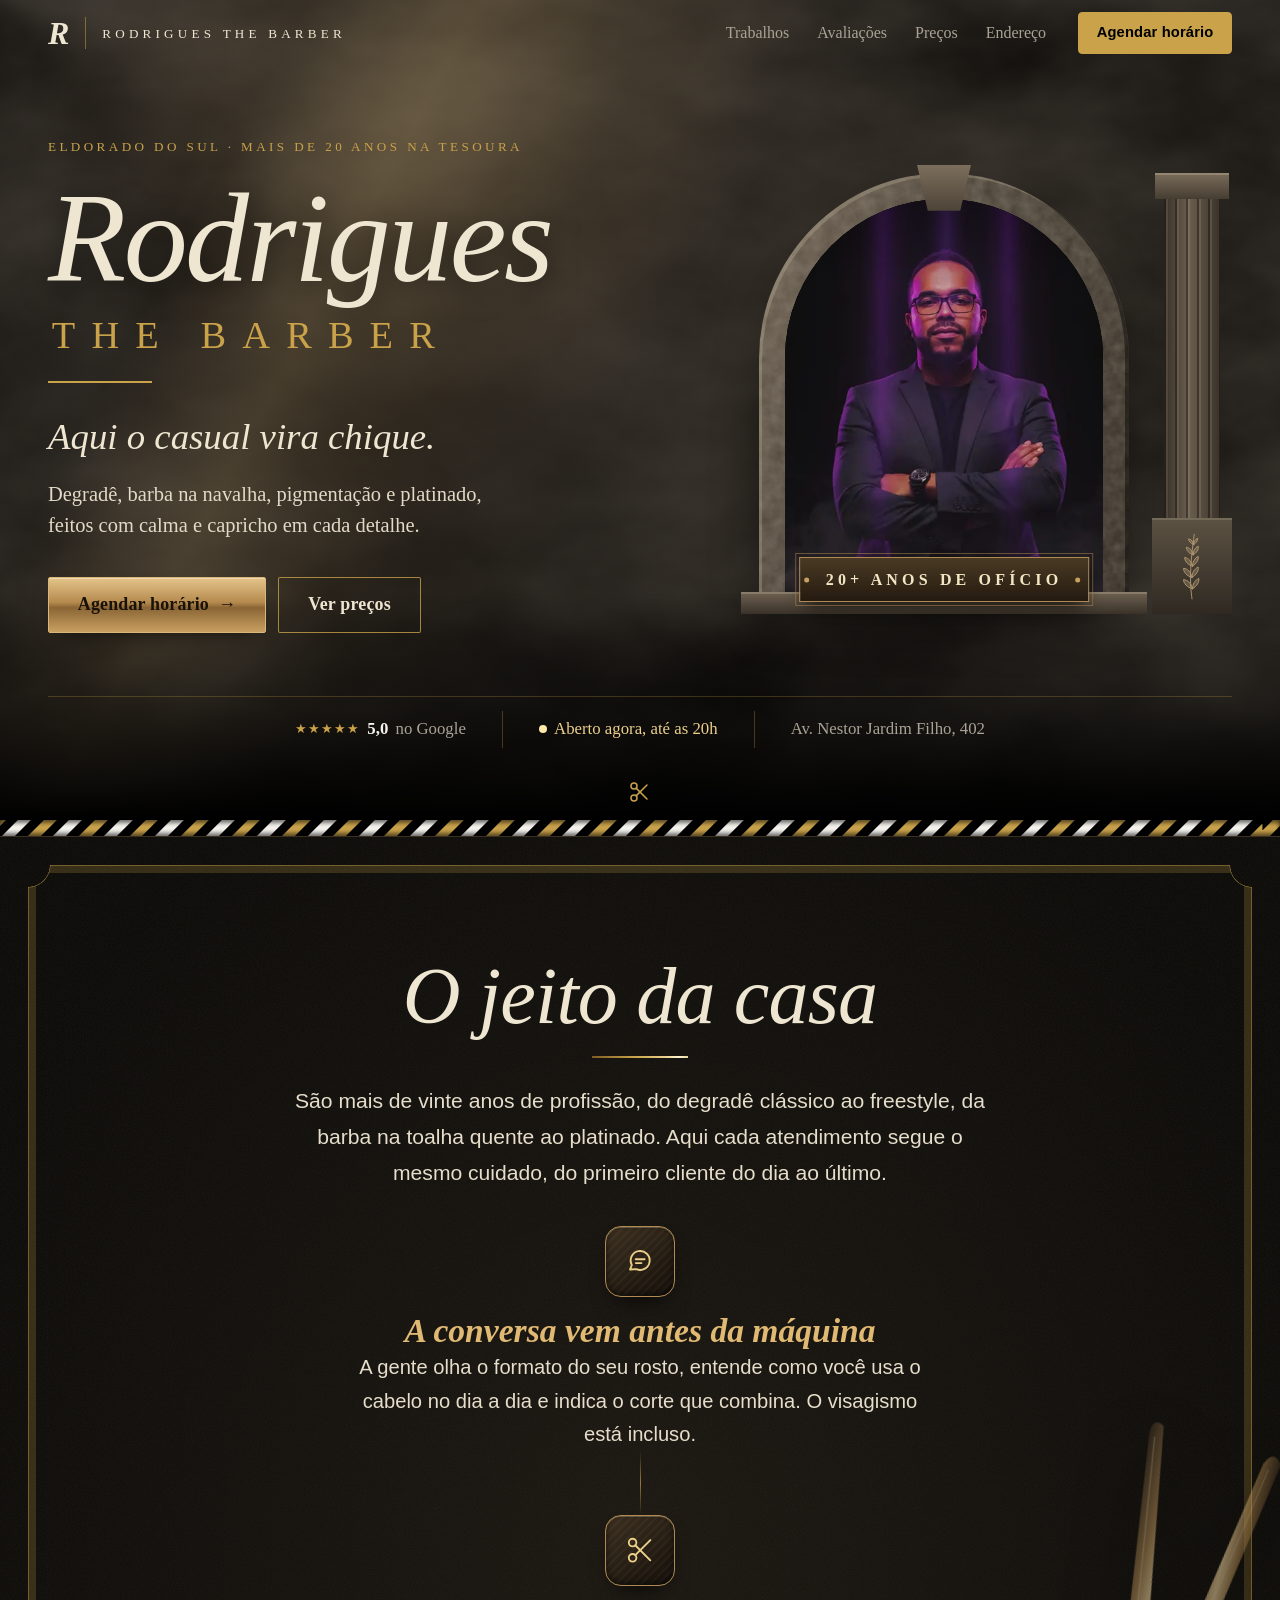
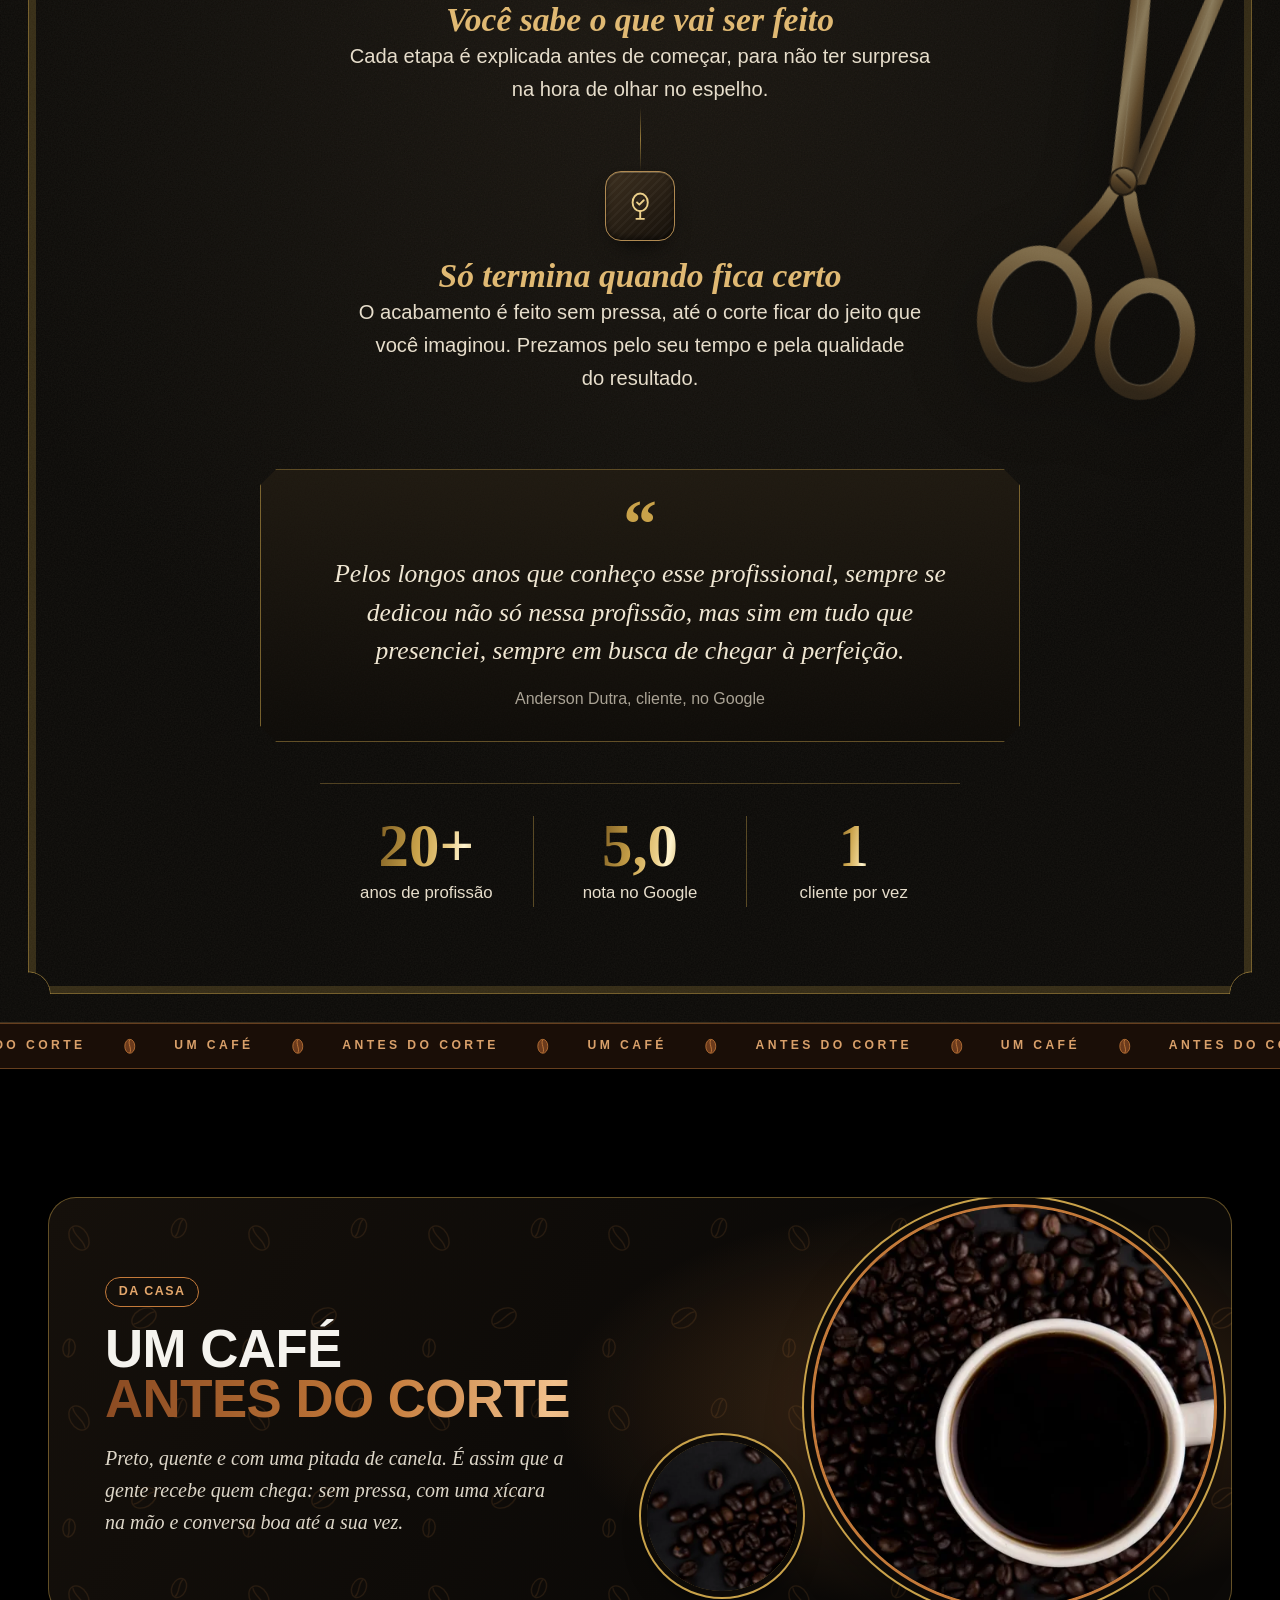
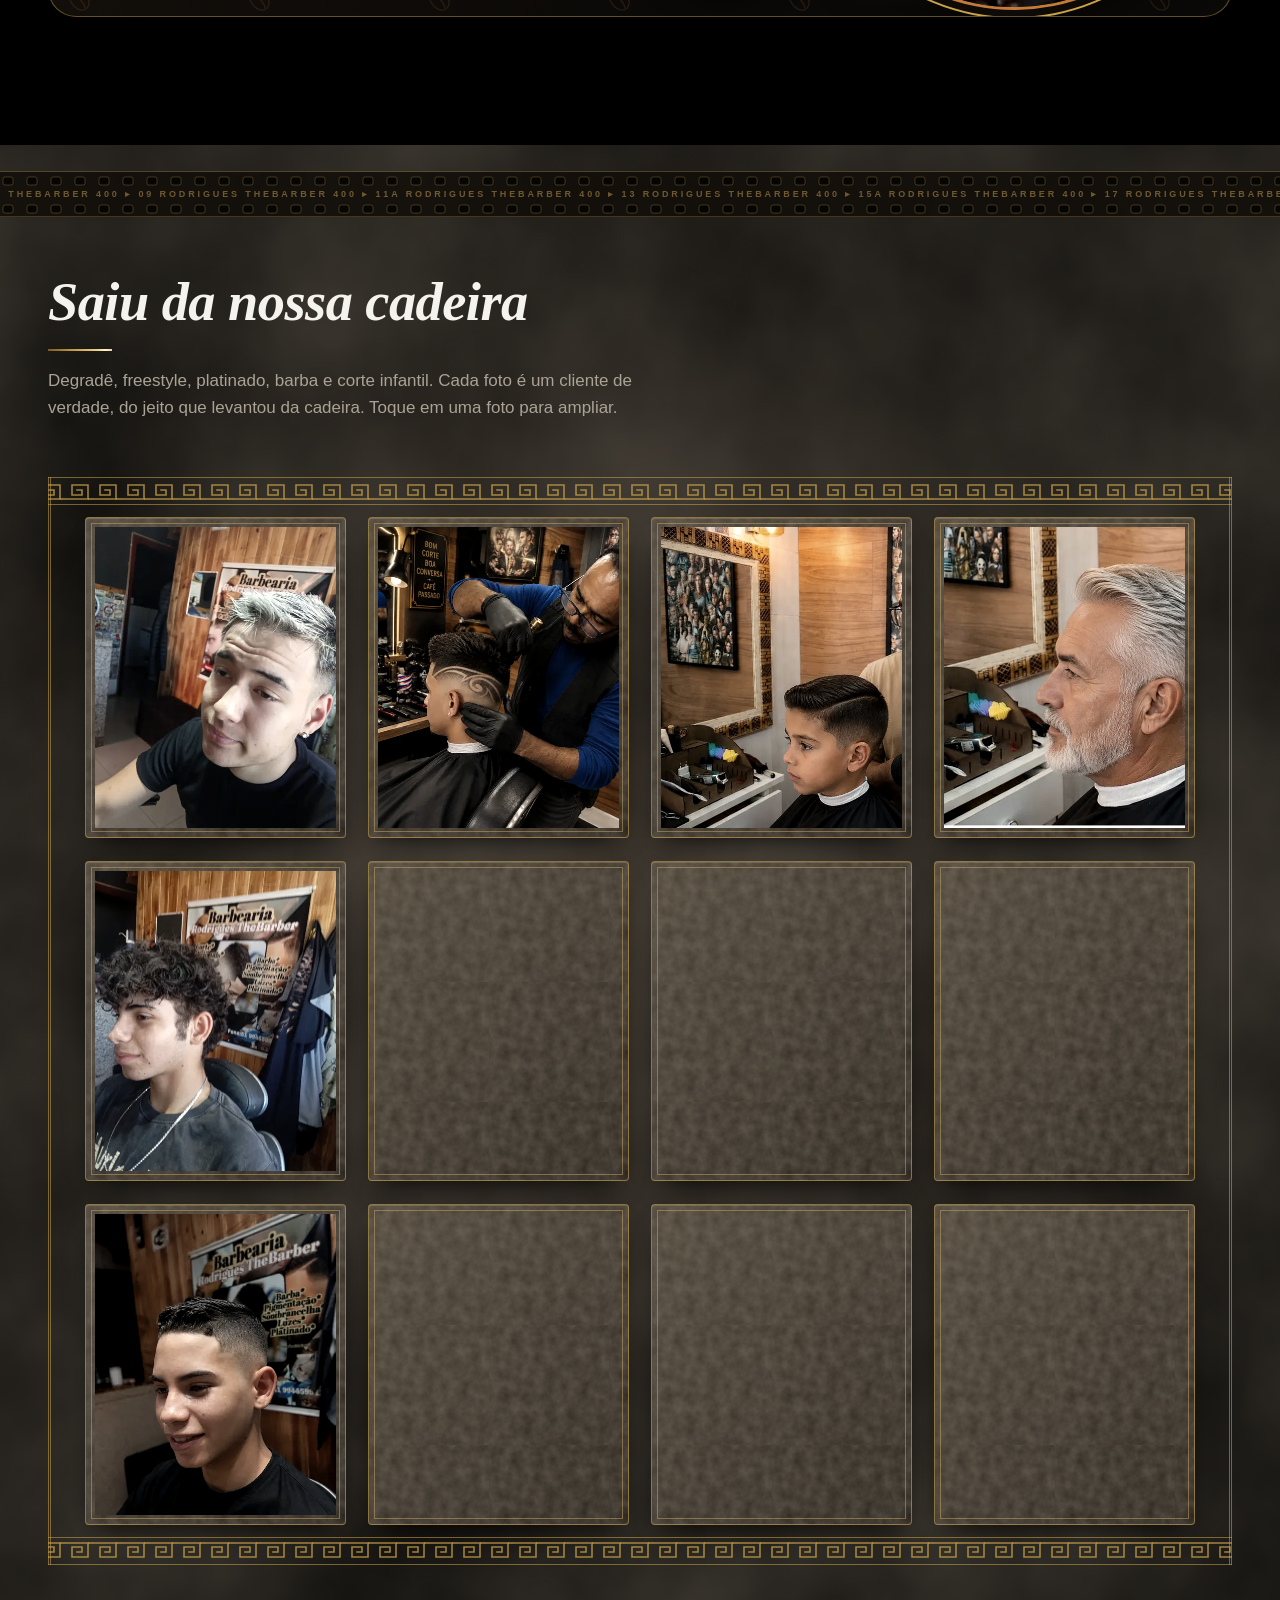
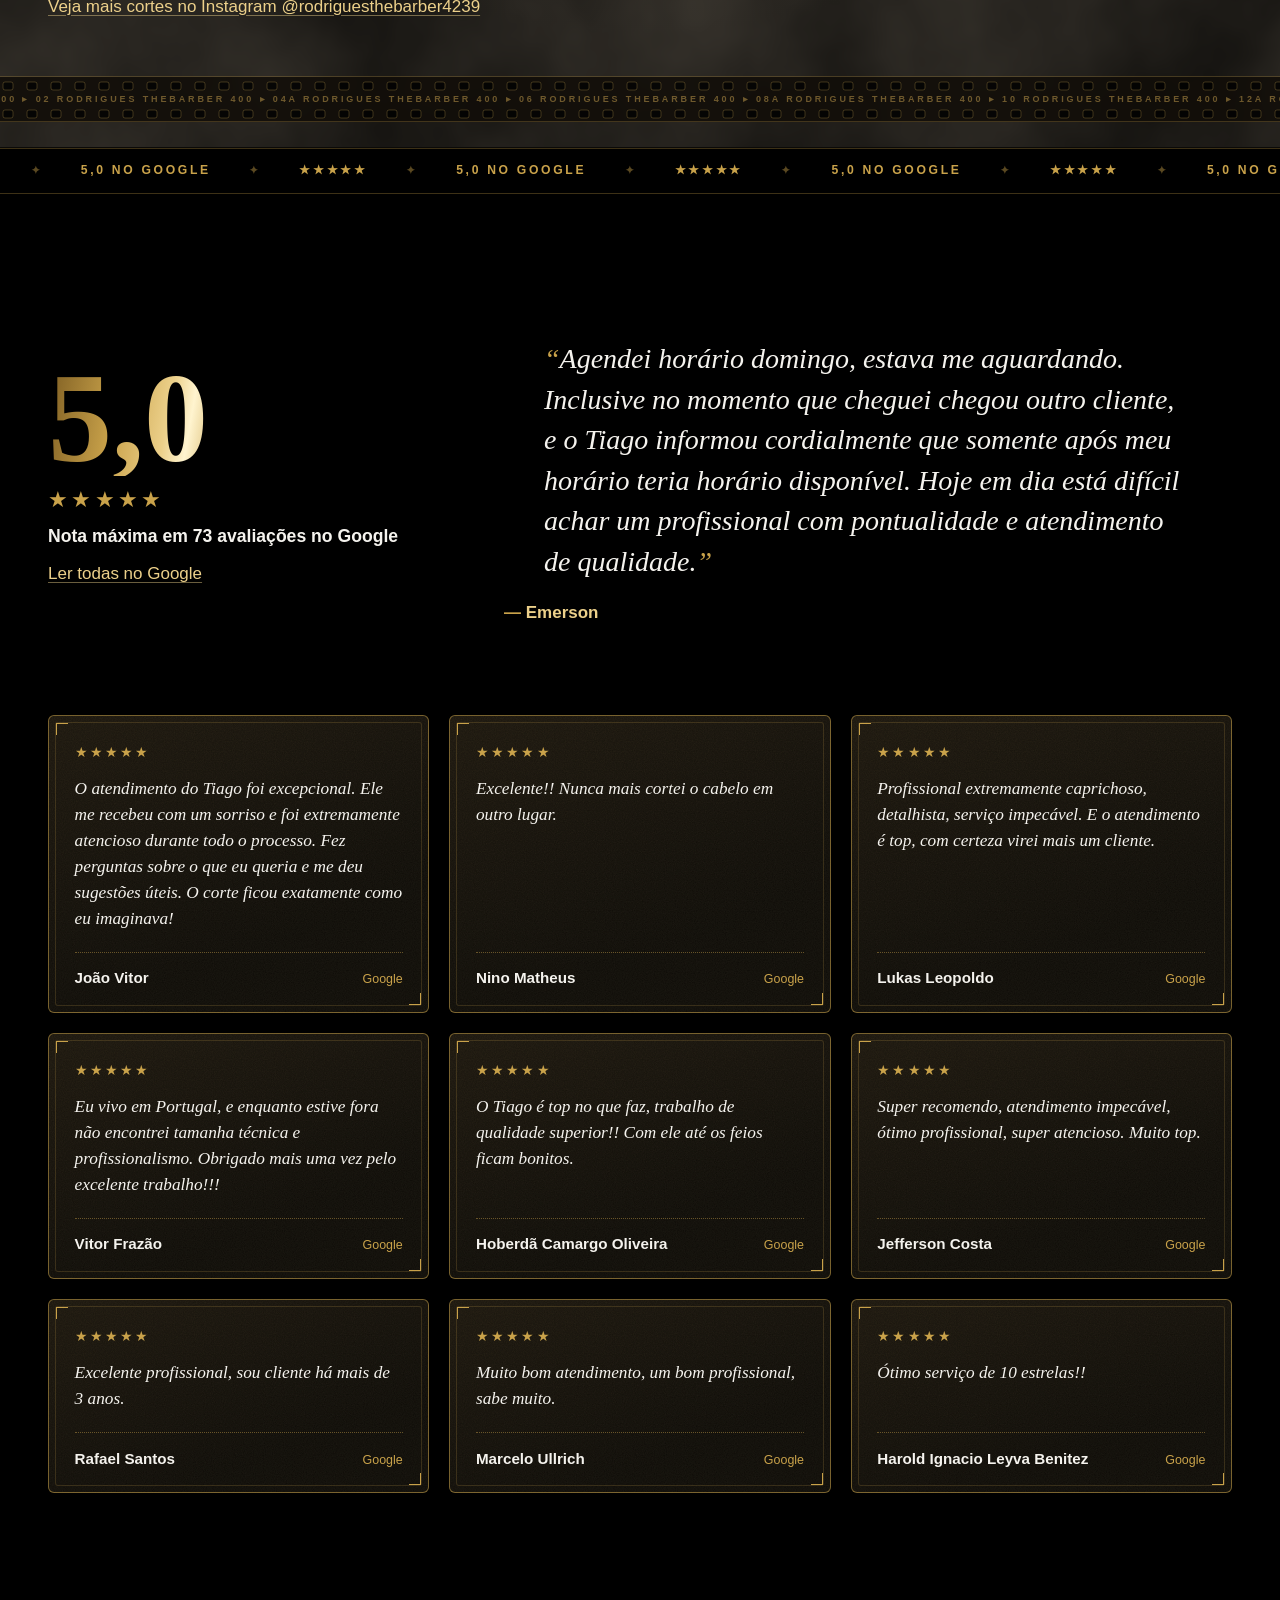
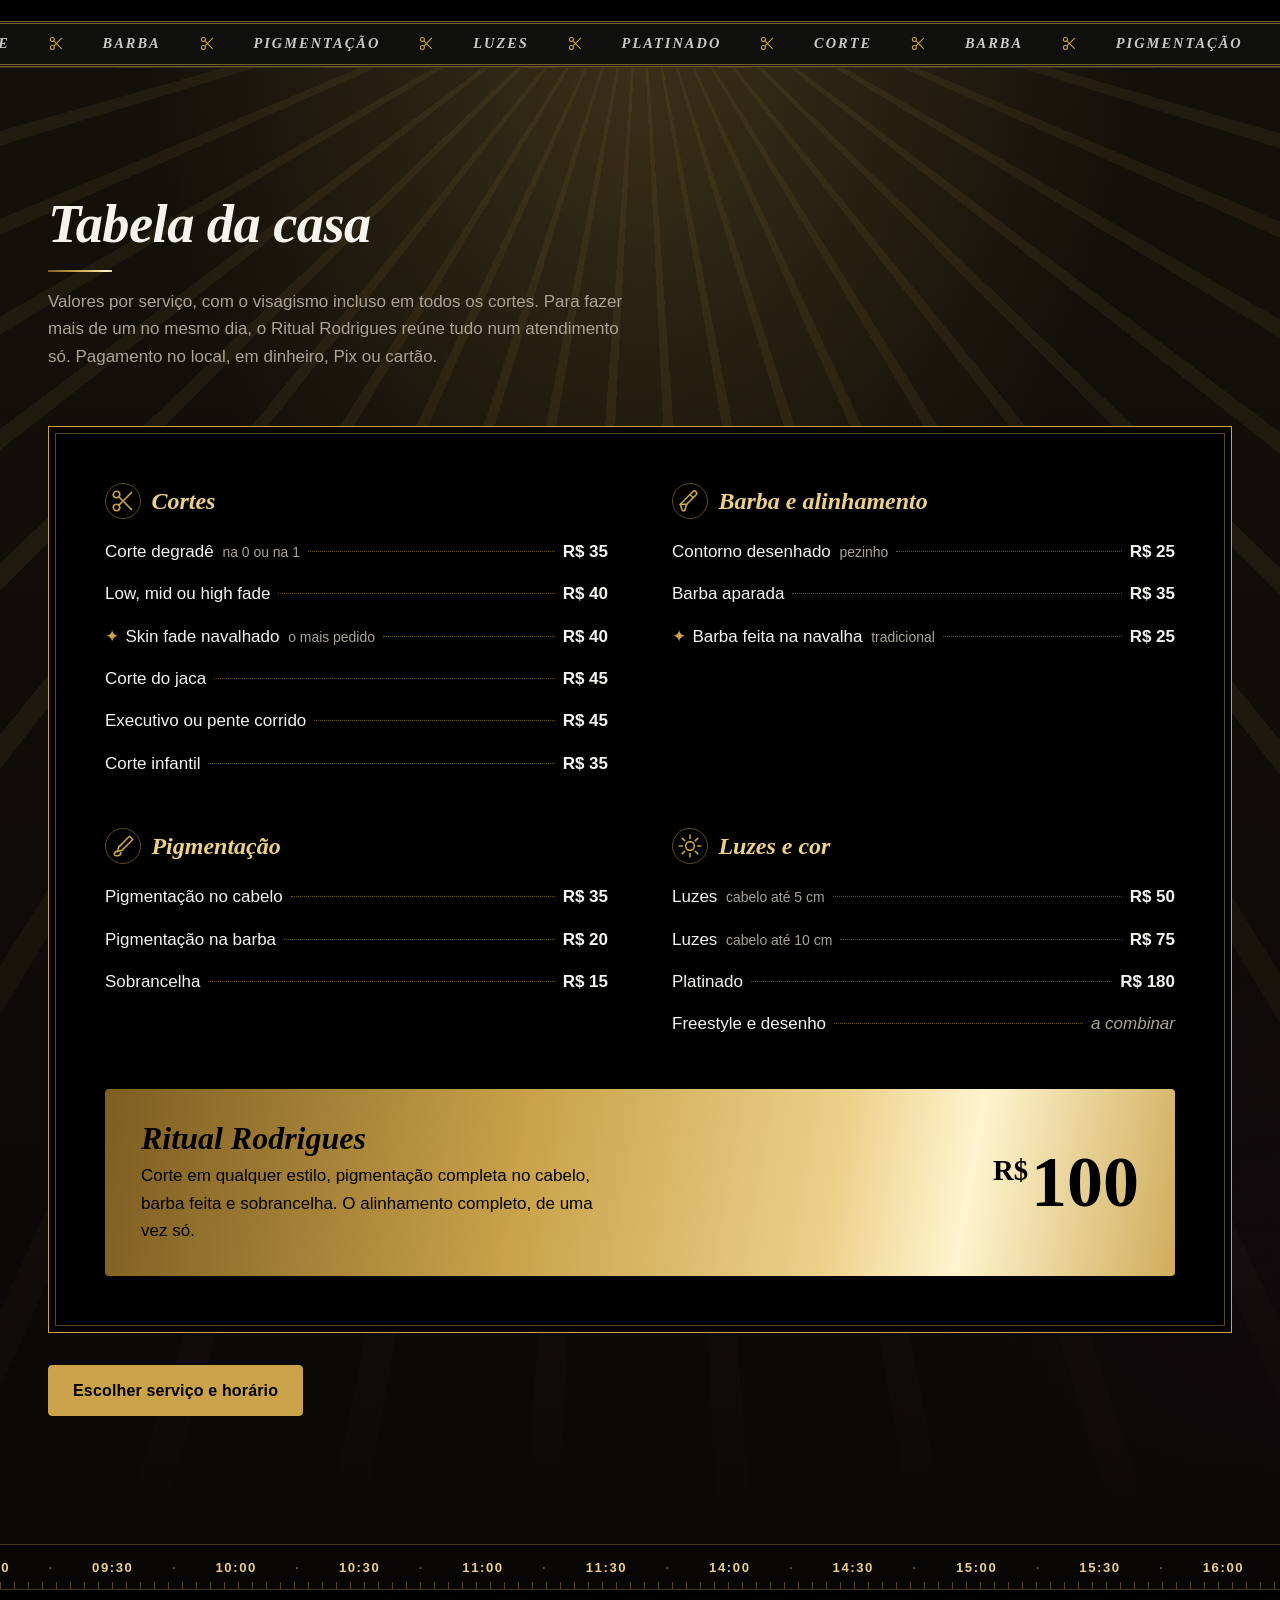
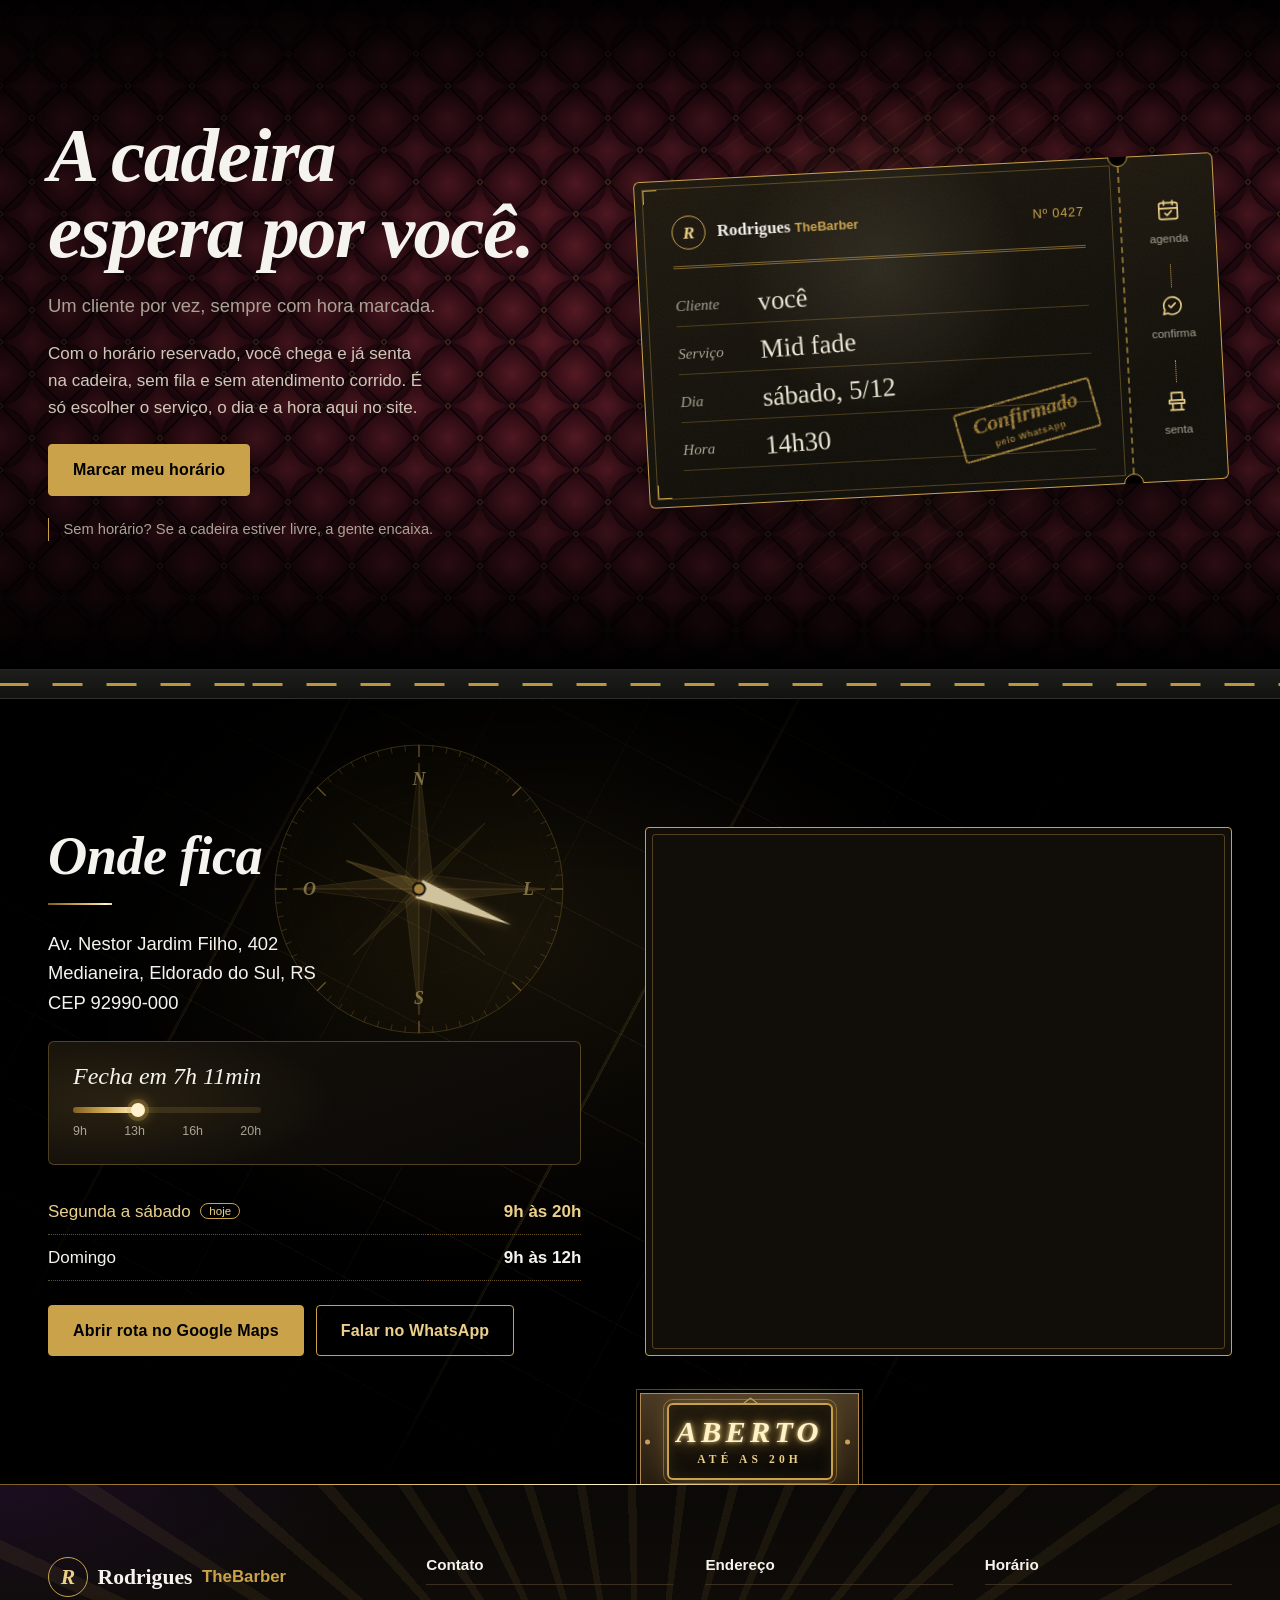
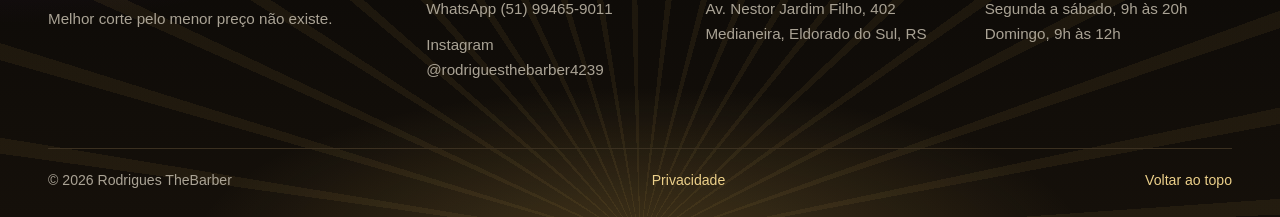
<file: index.html>
<!DOCTYPE html>
<html lang="pt-BR">
<head>
  <meta charset="utf-8">
  <!-- Proteção do site: o navegador só roda os scripts daqui, só conversa com a agenda da barbearia
       e só abre o mapa do Google. Ao mudar o script pequeno do <head>, atualize o sha256 (veja docs/SEGURANCA.md). -->
  <meta http-equiv="Content-Security-Policy" content="default-src 'self'; script-src 'self' 'sha256-Du+OJKJSbdUgz5nrHeWWINvez6XKDDU/tyj/5c2uvwo='; style-src 'self' 'unsafe-inline' https://fonts.googleapis.com; font-src https://fonts.gstatic.com; img-src 'self' data:; connect-src 'self' https://rodrigues-painel-tiago.adeptcharm4.chatgpt.site https://*.supabase.co; frame-src https://www.google.com https://maps.google.com; object-src 'none'; base-uri 'self'; form-action 'self'; upgrade-insecure-requests">
  <meta name="referrer" content="strict-origin-when-cross-origin">
  <meta name="viewport" content="width=device-width, initial-scale=1">
  <title>Rodrigues TheBarber | Barbearia em Eldorado do Sul</title>
  <meta name="description" content="Rodrigues TheBarber, barbearia em Eldorado do Sul, RS. Degradê, barba, pigmentação, luzes e platinado, com hora marcada. Agende pelo site.">
  <meta name="theme-color" content="#000000">
  <meta property="og:type" content="website">
  <meta property="og:title" content="Rodrigues TheBarber">
  <meta property="og:description" content="Aqui o casual vira chique. Corte e barba com hora marcada em Eldorado do Sul.">
  <meta property="og:url" content="https://smoreiraparanhos-web.github.io/rodriguesthebarber/">
  <meta property="og:image" content="https://smoreiraparanhos-web.github.io/rodriguesthebarber/img/tiago-retrato-900.jpg">
  <meta property="og:locale" content="pt_BR">
  <link rel="canonical" href="https://smoreiraparanhos-web.github.io/rodriguesthebarber/">
  <link rel="icon" href="favicon.svg" type="image/svg+xml">
  <link rel="apple-touch-icon" href="apple-touch-icon.png">
  <link rel="preconnect" href="https://fonts.googleapis.com">
  <link rel="preconnect" href="https://fonts.gstatic.com" crossorigin>
  <link rel="stylesheet" href="https://fonts.googleapis.com/css2?family=Archivo:wdth,wght@62..125,400..800&family=Bodoni+Moda:ital,opsz,wght@0,6,500..800;1,6,500..700&family=Nothing+You+Could+Do&display=swap">
  <link rel="preload" as="image" href="img/tiago-retrato-900.webp" imagesrcset="img/tiago-retrato-480.webp 480w, img/tiago-retrato-900.webp 900w" imagesizes="(min-width: 900px) 34vw, 70vw">
  <!-- ?v=: aumente o número sempre que mudar o CSS ou o JS, para o navegador baixar a versão nova -->
  <link rel="stylesheet" href="css/style.css?v=16">
  <script>document.documentElement.classList.add('js')</script>
  <script type="application/ld+json">
  {
    "@context": "https://schema.org",
    "@type": "BarberShop",
    "name": "Rodrigues TheBarber",
    "image": "https://smoreiraparanhos-web.github.io/rodriguesthebarber/img/tiago-retrato-900.jpg",
    "url": "https://smoreiraparanhos-web.github.io/rodriguesthebarber/",
    "telephone": "+55 51 99465-9011",
    "priceRange": "R$ 15 – R$ 180",
    "address": {
      "@type": "PostalAddress",
      "streetAddress": "Av. Nestor Jardim Filho, 402 - Medianeira",
      "addressLocality": "Eldorado do Sul",
      "addressRegion": "RS",
      "postalCode": "92990-000",
      "addressCountry": "BR"
    },
    "geo": { "@type": "GeoCoordinates", "latitude": -29.9935595, "longitude": -51.3147706 },
    "openingHoursSpecification": [
      { "@type": "OpeningHoursSpecification", "dayOfWeek": ["Monday", "Tuesday", "Wednesday", "Thursday", "Friday", "Saturday"], "opens": "09:00", "closes": "20:00" },
      { "@type": "OpeningHoursSpecification", "dayOfWeek": "Sunday", "opens": "09:00", "closes": "12:00" }
    ],
    "aggregateRating": { "@type": "AggregateRating", "ratingValue": "5.0", "reviewCount": "73" },
    "sameAs": ["https://instagram.com/rodriguesthebarber4239"]
  }
  </script>
</head>
<body>
  <a class="skip" href="#conteudo">Pular para o conteúdo</a>

  <header class="topo" id="topo">
    <a class="marca" href="#inicio" aria-label="Rodrigues TheBarber, voltar ao início">
      <span class="marca-r" aria-hidden="true">R</span>
      <span class="marca-nome">Rodrigues <em>The Barber</em></span>
    </a>
    <nav class="menu" aria-label="Seções">
      <a href="#trabalhos">Trabalhos</a>
      <a href="#avaliacoes">Avaliações</a>
      <a href="#precos">Preços</a>
      <a href="#endereco">Endereço</a>
    </nav>
    <a class="botao botao-ouro botao-topo" href="#agendar">Agendar horário</a>
    <span class="progresso" id="progresso" aria-hidden="true"></span>
  </header>

  <main id="conteudo">
    <!-- Abertura: parede de pedra com feixe de luz, letreiro em creme e ouro e o retrato num nicho em arco,
         iluminados como o retrato da abertura: feixes violeta e fumaça -->
    <section class="abertura" id="inicio" aria-labelledby="titulo">
      <div class="abertura-luz" aria-hidden="true">
        <span class="fumaca fumaca-1"></span>
        <span class="fumaca fumaca-2"></span>
      </div>
      <div class="abertura-texto">
        <p class="abertura-local">Eldorado do Sul · <span class="junto">mais de 20 anos na tesoura</span></p>
        <h1 id="titulo" class="letreiro">
          <span class="letreiro-linha letreiro-1">Rodrigues</span>
          <span class="letreiro-linha letreiro-2">The Barber</span>
        </h1>
        <p class="abertura-frase">Aqui o casual vira chique.</p>
        <p class="abertura-sub">Degradê, barba na navalha, pigmentação e platinado, feitos com calma e capricho em cada detalhe.</p>
        <div class="abertura-acoes">
          <a class="botao botao-ouro" href="#agendar">Agendar horário <span class="seta-cta" aria-hidden="true">→</span></a>
          <a class="botao botao-linha" href="#precos">Ver preços</a>
        </div>
      </div>

      <!-- nicho de pedra em arco com o retrato, pedra-chave, placa de bronze e coluna com louro -->
      <div class="vitrine" aria-hidden="true">
        <div class="nicho">
          <span class="nicho-chave"></span>
          <figure class="arco">
            <img src="img/tiago-retrato-900.webp" srcset="img/tiago-retrato-480.webp 480w, img/tiago-retrato-900.webp 900w" sizes="(min-width: 900px) 34vw, 70vw" width="900" height="1125" alt="" fetchpriority="high">
          </figure>
          <p class="placa">20+ anos de ofício</p>
        </div>
        <div class="coluna"><span class="coluna-capitel"></span><span class="coluna-fuste"></span><span class="coluna-base"><svg class="louro" viewBox="0 0 60 120"><path d="M30 118C26 90 26 60 34 4"/><g class="folhas"><path d="M31 100c-10-2-16-10-16-16 8 1 14 7 16 16z"/><path d="M31 100c8-4 12-12 11-18-7 3-11 10-11 18z"/><path d="M30 80c-10-2-15-10-15-16 8 1 13 7 15 16z"/><path d="M30 80c8-4 12-12 11-18-7 3-11 10-11 18z"/><path d="M31 60c-9-2-14-9-14-15 7 1 12 7 14 15z"/><path d="M31 60c7-4 11-11 10-17-6 3-10 9-10 17z"/><path d="M32 40c-8-2-12-8-12-13 6 1 11 6 12 13z"/><path d="M32 40c6-3 10-9 9-15-6 3-9 8-9 15z"/><path d="M33 22c-6-2-9-6-9-10 5 1 8 5 9 10z"/><path d="M33 22c5-3 7-7 7-11-5 2-7 6-7 11z"/></g></svg></span></div>
      </div>

      <!-- faixa de informações rápidas no pé da abertura -->
      <div class="abertura-faixa">
        <a href="#avaliacoes"><span class="faixa-estrelas" aria-hidden="true">★★★★★</span> <strong>5,0</strong> no Google</a>
        <span class="faixa-status" id="faixa-status"></span>
        <a href="#endereco">Av. Nestor Jardim Filho, 402</a>
      </div>
      <a class="rolar" href="#precos" aria-label="Ver mais">
        <svg viewBox="0 0 24 24" aria-hidden="true">
          <g class="lamina lamina-a"><circle cx="6" cy="18" r="3"/><path d="M8.1 15.9 19 5"/></g>
          <g class="lamina lamina-b"><circle cx="18" cy="18" r="3"/><path d="M15.9 15.9 5 5"/></g>
        </svg>
      </a>
    </section>

    <div class="fita fita-poste" aria-hidden="true"><div class="fita-trilho"></div></div>

    <!-- Sobre a casa (a marca fala no "nós"; o profissional não aparece pelo nome) -->
    <section class="tiago" aria-labelledby="tiago-titulo">
      <svg class="tesoura-antiga" viewBox="0 0 200 520" aria-hidden="true">
        <defs>
          <linearGradient id="bronze" x1="0" y1="0" x2="1" y2="0"><stop offset="0" stop-color="#3e3020"/><stop offset=".35" stop-color="#a98450"/><stop offset=".55" stop-color="#ead09a"/><stop offset=".75" stop-color="#9c7744"/><stop offset="1" stop-color="#3a2c1c"/></linearGradient>
          <linearGradient id="bronze-v" x1="0" y1="0" x2="0" y2="1"><stop offset="0" stop-color="#d9b97f"/><stop offset=".5" stop-color="#8f6c3d"/><stop offset="1" stop-color="#4a3923"/></linearGradient>
        </defs>
        <path d="M94 306 L56 22 Q56 8 66 14 L114 296 Z" fill="url(#bronze)"/>
        <path d="M61 24 L101 300" stroke="#f3dfb2" stroke-opacity=".45" stroke-width="1"/>
        <path d="M106 306 L152 24 Q158 10 166 22 L122 300 Z" fill="url(#bronze)"/>
        <path d="M157 28 L114 300" stroke="#f3dfb2" stroke-opacity=".35" stroke-width="1"/>
        <g fill="none" stroke="url(#bronze-v)" stroke-linecap="round">
          <path d="M98 312 C90 340 74 352 68 374" stroke-width="11"/>
          <path d="M112 312 C122 340 138 352 146 374" stroke-width="11"/>
          <ellipse cx="60" cy="424" rx="40" ry="50" stroke-width="12"/>
          <ellipse cx="152" cy="422" rx="34" ry="44" stroke-width="12"/>
        </g>
        <g fill="none" stroke="#f3dfb2" stroke-opacity=".3" stroke-width="1.2">
          <ellipse cx="60" cy="424" rx="34" ry="44"/>
          <ellipse cx="152" cy="422" rx="28" ry="38"/>
        </g>
        <circle cx="104" cy="302" r="11" fill="url(#bronze-v)" stroke="#2a2014" stroke-width="1.5"/>
        <path d="M97 298 L111 306" stroke="#2a2014" stroke-width="2"/>
      </svg>
      <div class="tiago-texto">
        <h2 id="tiago-titulo" class="titulo">O jeito da casa</h2>
        <p>São mais de vinte anos de profissão, do degradê clássico ao freestyle, da barba na toalha quente ao platinado. Aqui cada atendimento segue o mesmo cuidado, do primeiro cliente do dia ao último.</p>
        <ul class="passos">
          <li><span class="passo-icone" aria-hidden="true"><svg viewBox="0 0 24 24"><path d="M4 18.5 5.4 15A7.5 7.5 0 1 1 9 18.3z"/><path d="M8.5 10.5h7M8.5 13.5h4.5"/></svg></span><div><h3>A conversa vem antes da máquina</h3><p>A gente olha o formato do seu rosto, entende como você usa o cabelo no dia a dia e indica o corte que combina. O visagismo está incluso.</p></div></li>
          <li><span class="passo-icone" aria-hidden="true"><svg viewBox="0 0 24 24"><circle cx="6" cy="6" r="3"/><circle cx="6" cy="18" r="3"/><path d="M8.1 8.1 20 20M8.1 15.9 20 4"/></svg></span><div><h3>Você sabe o que vai ser feito</h3><p>Cada etapa é explicada antes de começar, para não ter surpresa na hora de olhar no espelho.</p></div></li>
          <li><span class="passo-icone" aria-hidden="true"><svg viewBox="0 0 24 24"><ellipse cx="12" cy="9" rx="6" ry="7"/><path d="M12 16v6M9 22h6"/><path d="m9.5 9 1.8 1.8L14.8 7.3"/></svg></span><div><h3>Só termina quando fica certo</h3><p>O acabamento é feito sem pressa, até o corte ficar do jeito que você imaginou. Prezamos pelo seu tempo e pela qualidade do resultado.</p></div></li>
        </ul>
        <blockquote>
          <p>Pelos longos anos que conheço esse profissional, sempre se dedicou não só nessa profissão, mas sim em tudo que presenciei, sempre em busca de chegar à perfeição.</p>
          <footer>Anderson Dutra, cliente, no Google</footer>
        </blockquote>
        <dl class="numeros">
          <div><dt>anos de profissão</dt><dd>20+</dd></div>
          <div><dt>nota no Google</dt><dd>5,0</dd></div>
          <div><dt>cliente por vez</dt><dd>1</dd></div>
        </dl>
      </div>
    </section>

    <div class="fita fita-cafe" aria-hidden="true" data-itens="UM CAFÉ|ANTES DO CORTE"><div class="fita-trilho"></div></div>

    <!-- Café da casa: faixa escura em ouro e canela, com a foto num círculo de aro dourado -->
    <section class="cafe" aria-labelledby="cafe-titulo">
      <div class="cafe-banner">
        <div class="cafe-texto">
          <p class="cafe-selo">Da casa</p>
          <h2 id="cafe-titulo" class="cafe-titulo"><span>Um café</span> <em>antes do corte</em></h2>
          <p>Preto, quente e com uma pitada de canela. É assim que a gente recebe quem chega: sem pressa, com uma xícara na mão e conversa boa até a sua vez.</p>
        </div>
        <div class="cafe-fotos">
          <img class="cafe-foto" src="img/cafe-canela-900.webp" srcset="img/cafe-canela-480.webp 480w, img/cafe-canela-900.webp 900w" sizes="(min-width: 900px) 420px, 70vw" width="900" height="900" alt="Xícara de café preto vista de cima, rodeada de grãos de café" loading="lazy" decoding="async">
          <img class="cafe-detalhe" src="img/cafe-graos-400.webp" width="400" height="400" alt="" loading="lazy" decoding="async">
        </div>
      </div>
    </section>

    <!-- Trabalhos: fotos reais da cadeira da casa -->
    <section class="trabalhos" id="trabalhos" aria-labelledby="trab-titulo">
      <!-- películas de filme 35 mm que deslizam ao rolar a página -->
      <div class="pelicula pelicula-topo" aria-hidden="true"><span class="pelicula-txt"></span></div>
      <div class="pelicula pelicula-base" aria-hidden="true"><span class="pelicula-txt"></span></div>
      <div class="secao-cabeca">
        <h2 id="trab-titulo" class="titulo">Saiu da nossa cadeira</h2>
        <p>Degradê, freestyle, platinado, barba e corte infantil. Cada foto é um cliente de verdade, do jeito que levantou da cadeira. Toque em uma foto para ampliar.</p>
      </div>
      <!-- fotos escritas aqui para o Google e outras ferramentas enxergarem; a lista em js/main.js precisa ter a mesma ordem -->
      <!-- moldura clássica: grega dourada em volta da grade, cada foto com passe-partout de pedra -->
      <div class="galeria-moldura">
      <ul class="galeria recolhida" id="galeria">
        <li>
          <button type="button" data-foto="corte-08" data-indice="0" data-legenda="Platinado com degradê nas laterais" aria-label="Ampliar foto: Platinado com degradê nas laterais">
            <img src="img/corte-08-480.webp" srcset="img/corte-08-480.webp 480w, img/corte-08-900.webp 900w" sizes="(min-width: 760px) 25vw, 50vw" width="480" height="600" alt="Platinado com degradê nas laterais" loading="lazy" decoding="async">
          </button>
        </li>
        <li>
          <button type="button" data-foto="corte-02" data-indice="1" data-legenda="Freestyle sendo desenhado na lateral" aria-label="Ampliar foto: Freestyle sendo desenhado na lateral">
            <img src="img/corte-02-480.webp" srcset="img/corte-02-480.webp 480w, img/corte-02-900.webp 900w" sizes="(min-width: 760px) 25vw, 50vw" width="480" height="600" alt="Freestyle sendo desenhado na lateral" loading="lazy" decoding="async">
          </button>
        </li>
        <li>
          <button type="button" data-foto="corte-05" data-indice="2" data-legenda="Corte infantil com risca lateral" aria-label="Ampliar foto: Corte infantil com risca lateral">
            <img src="img/corte-05-480.webp" srcset="img/corte-05-480.webp 480w, img/corte-05-900.webp 900w" sizes="(min-width: 760px) 25vw, 50vw" width="480" height="600" alt="Corte infantil com risca lateral" loading="lazy" decoding="async">
          </button>
        </li>
        <li>
          <button type="button" data-foto="corte-04" data-indice="3" data-legenda="Cabelo grisalho penteado com barba branca aparada" aria-label="Ampliar foto: Cabelo grisalho penteado com barba branca aparada">
            <img src="img/corte-04-480.webp" srcset="img/corte-04-480.webp 480w, img/corte-04-900.webp 900w" sizes="(min-width: 760px) 25vw, 50vw" width="480" height="600" alt="Cabelo grisalho penteado com barba branca aparada" loading="lazy" decoding="async">
          </button>
        </li>
        <li>
          <button type="button" data-foto="corte-07" data-indice="4" data-legenda="Cachos no topo com laterais baixas" aria-label="Ampliar foto: Cachos no topo com laterais baixas">
            <img src="img/corte-07-480.webp" srcset="img/corte-07-480.webp 480w, img/corte-07-900.webp 900w" sizes="(min-width: 760px) 25vw, 50vw" width="480" height="600" alt="Cachos no topo com laterais baixas" loading="lazy" decoding="async">
          </button>
        </li>
        <li>
          <button type="button" data-foto="corte-09" data-indice="5" data-legenda="Barba cheia grisalha alinhada" aria-label="Ampliar foto: Barba cheia grisalha alinhada">
            <img src="img/corte-09-480.webp" srcset="img/corte-09-480.webp 480w, img/corte-09-900.webp 900w" sizes="(min-width: 760px) 25vw, 50vw" width="480" height="600" alt="Barba cheia grisalha alinhada" loading="lazy" decoding="async">
          </button>
        </li>
        <li>
          <button type="button" data-foto="corte-06" data-indice="6" data-legenda="Degradê com franja longa, vista de lado" aria-label="Ampliar foto: Degradê com franja longa, vista de lado">
            <img src="img/corte-06-480.webp" srcset="img/corte-06-480.webp 480w, img/corte-06-900.webp 900w" sizes="(min-width: 760px) 25vw, 50vw" width="480" height="600" alt="Degradê com franja longa, vista de lado" loading="lazy" decoding="async">
          </button>
        </li>
        <li>
          <button type="button" data-foto="corte-11" data-indice="7" data-legenda="Degradê baixo com barba curta" aria-label="Ampliar foto: Degradê baixo com barba curta">
            <img src="img/corte-11-480.webp" srcset="img/corte-11-480.webp 480w, img/corte-11-900.webp 900w" sizes="(min-width: 760px) 25vw, 50vw" width="480" height="600" alt="Degradê baixo com barba curta" loading="lazy" decoding="async">
          </button>
        </li>
        <li>
          <button type="button" data-foto="corte-03" data-indice="8" data-legenda="Degradê com topo curto" aria-label="Ampliar foto: Degradê com topo curto">
            <img src="img/corte-03-480.webp" srcset="img/corte-03-480.webp 480w, img/corte-03-900.webp 900w" sizes="(min-width: 760px) 25vw, 50vw" width="480" height="600" alt="Degradê com topo curto" loading="lazy" decoding="async">
          </button>
        </li>
        <li>
          <button type="button" data-foto="corte-10" data-indice="9" data-legenda="Degradê com barba desenhada" aria-label="Ampliar foto: Degradê com barba desenhada">
            <img src="img/corte-10-480.webp" srcset="img/corte-10-480.webp 480w, img/corte-10-900.webp 900w" sizes="(min-width: 760px) 25vw, 50vw" width="480" height="600" alt="Degradê com barba desenhada" loading="lazy" decoding="async">
          </button>
        </li>
        <li>
          <button type="button" data-foto="corte-12" data-indice="10" data-legenda="Degradê com topo texturizado, vista de lado" aria-label="Ampliar foto: Degradê com topo texturizado, vista de lado">
            <img src="img/corte-12-480.webp" srcset="img/corte-12-480.webp 480w, img/corte-12-900.webp 900w" sizes="(min-width: 760px) 25vw, 50vw" width="480" height="600" alt="Degradê com topo texturizado, vista de lado" loading="lazy" decoding="async">
          </button>
        </li>
        <li>
          <button type="button" data-foto="corte-01" data-indice="11" data-legenda="Corte baixo com barba cheia" aria-label="Ampliar foto: Corte baixo com barba cheia">
            <img src="img/corte-01-480.webp" srcset="img/corte-01-480.webp 480w, img/corte-01-900.webp 900w" sizes="(min-width: 760px) 25vw, 50vw" width="480" height="600" alt="Corte baixo com barba cheia" loading="lazy" decoding="async">
          </button>
        </li>
      </ul>
      </div>
      <button type="button" class="botao botao-linha galeria-toda" id="galeria-toda" aria-controls="galeria" aria-expanded="false">Ver todas as 12 fotos</button>
      <p class="galeria-mais"><a class="link-ouro" href="https://instagram.com/rodriguesthebarber4239" target="_blank" rel="noopener noreferrer">Veja mais cortes no Instagram @rodriguesthebarber4239</a></p>
    </section>

    <div class="fita fita-estrelas" aria-hidden="true" data-itens="★★★★★|5,0 NO GOOGLE"><div class="fita-trilho"></div></div>

    <!-- Avaliações reais do Google -->
    <section class="avaliacoes" id="avaliacoes" aria-labelledby="av-titulo">
      <div class="nota">
        <p class="nota-num">5,0</p>
        <p class="nota-estrelas" role="img" aria-label="5 de 5 estrelas">★★★★★</p>
        <h2 id="av-titulo" class="nota-txt">Nota máxima em 73 avaliações no Google</h2>
        <a class="link-ouro" href="https://www.google.com/maps/place/Barbearia+Rodrigues+The+Barber/@-29.9935595,-51.3147706,17z/data=!4m8!3m7!1s0x95197dc7478def27:0xad8aed1cdf2169ea!8m2!3d-29.9935595!4d-51.3147706!9m1!1b1" target="_blank" rel="noopener noreferrer">Ler todas no Google</a>
      </div>
      <figure class="depo-destaque">
        <blockquote>
          <p>Agendei horário domingo, estava me aguardando. Inclusive no momento que cheguei chegou outro cliente, e o Tiago informou cordialmente que somente após meu horário teria horário disponível. Hoje em dia está difícil achar um profissional com pontualidade e atendimento de qualidade.</p>
        </blockquote>
        <figcaption>Emerson</figcaption>
      </figure>
      <ul class="depos" id="depos" aria-label="Mais avaliações do Google"></ul>
      <p class="depos-dica" aria-hidden="true">Arraste para o lado para ler mais</p>
    </section>

    <div class="fita fita-quadro" aria-hidden="true" data-itens="CORTE|BARBA|PIGMENTAÇÃO|LUZES|PLATINADO"><div class="fita-trilho"></div></div>

    <!-- Tabela de preços no estilo do quadro da barbearia -->
    <section class="precos faixa-carvao" id="precos" aria-labelledby="precos-titulo">
      <div class="secao-cabeca">
        <h2 id="precos-titulo" class="titulo">Tabela da casa</h2>
        <p>Valores por serviço, com o visagismo incluso em todos os cortes. Para fazer mais de um no mesmo dia, o Ritual Rodrigues reúne tudo num atendimento só. Pagamento no local, em dinheiro, Pix ou cartão.</p>
      </div>

      <div class="quadro">
        <div class="quadro-grupo">
          <h3><svg class="icone" viewBox="0 0 24 24" aria-hidden="true"><circle cx="6" cy="6" r="3"/><circle cx="6" cy="18" r="3"/><path d="M8.1 8.1 20 20M8.1 15.9 20 4"/></svg>Cortes</h3>
          <dl>
            <div><dt>Corte degradê <small>na 0 ou na 1</small></dt><dd>R$ 35</dd></div>
            <div><dt>Low, mid ou high fade</dt><dd>R$ 40</dd></div>
            <div class="favorito"><dt>Skin fade navalhado <small>o mais pedido</small></dt><dd>R$ 40</dd></div>
            <div><dt>Corte do jaca</dt><dd>R$ 45</dd></div>
            <div><dt>Executivo ou pente corrido</dt><dd>R$ 45</dd></div>
            <div><dt>Corte infantil</dt><dd>R$ 35</dd></div>
          </dl>
        </div>
        <div class="quadro-grupo">
          <h3><svg class="icone" viewBox="0 0 24 24" aria-hidden="true"><path d="M3 15 14.5 3.5a2.1 2.1 0 0 1 3 3L9 15"/><path d="M3 15h6l-2 6H5z"/><path d="m12 6 3 3"/></svg>Barba e alinhamento</h3>
          <dl>
            <div><dt>Contorno desenhado <small>pezinho</small></dt><dd>R$ 25</dd></div>
            <div><dt>Barba aparada</dt><dd>R$ 35</dd></div>
            <div class="favorito"><dt>Barba feita na navalha <small>tradicional</small></dt><dd>R$ 25</dd></div>
          </dl>
        </div>
        <div class="quadro-grupo">
          <h3><svg class="icone" viewBox="0 0 24 24" aria-hidden="true"><path d="M18 3 21 6 11 16l-4 1 1-4z"/><path d="M7 17c-1.5 0-3 1-3 3v1h3c2 0 3-1.5 3-3"/></svg>Pigmentação</h3>
          <dl>
            <div><dt>Pigmentação no cabelo</dt><dd>R$ 35</dd></div>
            <div><dt>Pigmentação na barba</dt><dd>R$ 20</dd></div>
            <div><dt>Sobrancelha</dt><dd>R$ 15</dd></div>
          </dl>
        </div>
        <div class="quadro-grupo">
          <h3><svg class="icone" viewBox="0 0 24 24" aria-hidden="true"><path d="M12 2v3M12 19v3M4.9 4.9 7 7M17 17l2.1 2.1M2 12h3M19 12h3M4.9 19.1 7 17M17 7l2.1-2.1"/><circle cx="12" cy="12" r="4"/></svg>Luzes e cor</h3>
          <dl>
            <div><dt>Luzes <small>cabelo até 5 cm</small></dt><dd>R$ 50</dd></div>
            <div><dt>Luzes <small>cabelo até 10 cm</small></dt><dd>R$ 75</dd></div>
            <div><dt>Platinado</dt><dd>R$ 180</dd></div>
            <div><dt>Freestyle e desenho</dt><dd class="combinar">a combinar</dd></div>
          </dl>
        </div>

        <div class="ritual">
          <div>
            <h3>Ritual Rodrigues</h3>
            <p>Corte em qualquer estilo, pigmentação completa no cabelo, barba feita e sobrancelha. O alinhamento completo, de uma vez só.</p>
          </div>
          <p class="ritual-preco"><span>R$</span>100</p>
        </div>
      </div>
      <p class="precos-acao"><a class="botao botao-ouro" href="#agendar">Escolher serviço e horário</a></p>
    </section>

    <div class="fita fita-relogio" aria-hidden="true" data-itens="09:00|09:30|10:00|10:30|11:00|11:30|14:00|14:30|15:00|15:30|16:00|16:30"><div class="fita-trilho"></div></div>

    <!-- Hora marcada: explica com educação por que todo atendimento é agendado -->
    <section class="hora-marcada" aria-labelledby="hm-titulo">
      <div class="hm-texto">
        <h2 id="hm-titulo" class="hm-titulo">A cadeira espera por você.</h2>
        <p class="hm-sub">Um cliente por vez, sempre com hora marcada.</p>
        <p class="hm-texto-extra">Com o horário reservado, você chega e já senta na cadeira, sem fila e sem atendimento corrido. É só escolher o serviço, o dia e a hora aqui no site.</p>
        <a class="botao botao-ouro" href="#agendar">Marcar meu horário</a>
        <p class="hm-encaixe">Sem horário? Se a cadeira estiver livre, a gente encaixa.</p>
      </div>

      <!-- cartão de horário de barbearia: mostra o agendamento em vez de explicar -->
      <figure class="cartao" id="cartao" aria-label="Exemplo de cartão de horário: você agenda, a cadeira fica reservada e a confirmação chega pelo WhatsApp.">
        <div class="cartao-corpo" aria-hidden="true">
          <div class="cartao-topo">
            <span class="marca-r">R</span>
            <span class="cartao-casa">Rodrigues <em>TheBarber</em></span>
            <span class="cartao-n">Nº 0427</span>
          </div>
          <dl class="cartao-campos">
            <div><dt>Cliente</dt><dd data-escrever>você</dd></div>
            <div><dt>Serviço</dt><dd data-escrever>Mid fade</dd></div>
            <div><dt>Dia</dt><dd data-escrever id="cartao-dia">sábado</dd></div>
            <div><dt>Hora</dt><dd data-escrever>14h30</dd></div>
          </dl>
          <span class="carimbo">Confirmado<small>pelo WhatsApp</small></span>
        </div>
        <div class="cartao-canhoto" aria-hidden="true">
          <span class="canhoto-item"><svg viewBox="0 0 24 24"><rect x="3.5" y="5" width="17" height="15" rx="2"/><path d="M3.5 10h17M8 3v4M16 3v4"/><path d="m9 14.5 2 2 4-4"/></svg>agenda</span>
          <span class="canhoto-item"><svg viewBox="0 0 24 24"><path d="M4 20l1.3-3.9A8 8 0 1 1 8 19z"/><path d="m9 12 2 2 4-4"/></svg>confirma</span>
          <span class="canhoto-item"><svg viewBox="0 0 24 24"><path d="M7 4h10v7H7zM5 11h14v3H5zM8 14v6M16 14v6M6 20h12"/></svg>senta</span>
        </div>
      </figure>
    </section>

    <!-- Agendamento ligado à agenda da barbearia -->
    <!-- página de agendamento: abre por cima do site quando a pessoa toca em "Agendar horário" -->
    <section class="agendar" id="agendar" aria-labelledby="ag-titulo" tabindex="-1">
      <div class="agendar-topo">
        <button type="button" class="agendar-voltar" id="agendar-voltar"><span aria-hidden="true">←</span> Voltar ao site</button>
        <span class="agendar-marca" aria-hidden="true"><span class="agendar-marca-r">R</span>Rodrigues The Barber</span>
      </div>
      <!-- relógio de parede de barbearia: marca a hora real e gira até o horário escolhido -->
      <svg class="relogio" id="relogio" viewBox="-100 -100 200 200" aria-hidden="true">
        <circle class="relogio-aro" r="97"/>
        <circle class="relogio-aro fino" r="91"/>
        <g class="relogio-marcas" id="relogio-marcas"></g>
        <g class="relogio-numeros">
          <text x="0" y="-66">XII</text>
          <text x="68" y="4">III</text>
          <text x="0" y="74">VI</text>
          <text x="-68" y="4">IX</text>
        </g>
        <text class="relogio-casa" x="0" y="-30">Rodrigues</text>
        <g class="ponteiro ponteiro-hora" id="ponteiro-hora"><path d="M-2.2 8 L0 -46 L2.2 8 Z"/></g>
        <g class="ponteiro ponteiro-min" id="ponteiro-min"><path d="M-1.4 10 L0 -70 L1.4 10 Z"/></g>
        <g class="ponteiro ponteiro-seg" id="ponteiro-seg"><line y1="16" y2="-78"/><circle cy="12" r="3"/></g>
        <circle class="relogio-centro" r="3.2"/>
      </svg>
      <div class="agendar-lado">
        <h2 id="ag-titulo" class="titulo">Agendar horário</h2>
        <p>O horário fica reservado na hora. Se precisar mudar algo, a gente avisa pelo WhatsApp.</p>
        <ul class="agendar-info">
          <li>Remarcar ou cancelar: <a class="link-ouro" href="https://wa.me/5551994659011" target="_blank" rel="noopener noreferrer">(51) 99465-9011</a></li>
        </ul>
      </div>

      <!-- a ficha de agendamento tem o mesmo acabamento do cartão de horário -->
      <form class="ficha" id="ficha" novalidate>
        <div class="ficha-topo" aria-hidden="true">
          <span class="marca-r">R</span>
          <span class="cartao-casa">Rodrigues <em>TheBarber</em></span>
        </div>

        <div class="linha">
          <label for="servico">Serviço</label>
          <select id="servico" name="servico" required disabled>
            <option value="">Carregando…</option>
          </select>
        </div>

        <fieldset class="quando">
          <legend class="sr">Dia e horário</legend>
          <div class="quando-cabeca">
            <button type="button" class="semana" id="semana-ant" aria-label="Semana anterior" disabled><svg viewBox="0 0 24 24" aria-hidden="true"><path d="M15 5 8 12l7 7"/></svg></button>
            <p class="mes" id="mes" aria-live="polite"></p>
            <button type="button" class="semana" id="semana-prox" aria-label="Próxima semana"><svg viewBox="0 0 24 24" aria-hidden="true"><path d="m9 5 7 7-7 7"/></svg></button>
          </div>
          <div class="dias" id="dias" role="radiogroup" aria-label="Dia"></div>
          <div class="periodos" id="periodos" hidden></div>
          <div class="horarios" id="horarios" role="radiogroup" aria-label="Horário" aria-describedby="horarios-status"></div>
          <p class="ajuda" id="horarios-status" aria-live="polite">Escolha o serviço e o dia.</p>
        </fieldset>

        <div class="linha">
          <label for="nome">Nome</label>
          <input id="nome" name="nome" type="text" autocomplete="name" required maxlength="80">
        </div>
        <div class="linha">
          <label for="telefone">WhatsApp</label>
          <input id="telefone" name="telefone" type="tel" inputmode="tel" autocomplete="tel" placeholder="(51) 90000-0000" required maxlength="20" aria-describedby="telefone-erro">
        </div>
        <p class="erro" id="telefone-erro" hidden>Informe o WhatsApp com DDD, por exemplo (51) 99999-9999.</p>
        <div class="linha">
          <label for="mensagem">Obs.</label>
          <input id="mensagem" name="mensagem" type="text" maxlength="300" placeholder="opcional">
        </div>
        <div class="isca" aria-hidden="true">
          <label for="website">Não preencha</label>
          <input id="website" name="website" type="text" tabindex="-1" autocomplete="off">
        </div>

        <div class="ficha-resumo" id="resumo" aria-live="polite"></div>
        <button class="botao botao-ouro botao-enviar" type="submit" id="enviar" disabled>Solicitar horário</button>
        <div class="aviso" id="aviso" role="status" tabindex="-1" hidden></div>

        <!-- aviso de privacidade (LGPD): para que servem os dados pedidos no formulário -->
        <details class="privacidade" id="privacidade">
          <summary>Ao solicitar, você concorda com o uso dos seus dados para o agendamento. <span>Como seus dados são usados</span></summary>
          <div class="privacidade-texto">
            <p><strong>Quem recebe:</strong> a Rodrigues TheBarber.</p>
            <p><strong>O que é coletado:</strong> nome, WhatsApp, serviço, dia, horário e a observação, se você escrever uma.</p>
            <p><strong>Para quê:</strong> registrar o seu pedido na agenda da barbearia e confirmar, remarcar ou cancelar o horário pelo WhatsApp. Seus dados não são vendidos nem usados para propaganda.</p>
            <p><strong>Onde ficam:</strong> no sistema de agenda da barbearia, com acesso restrito à casa.</p>
            <p><strong>Seus direitos:</strong> você pode pedir para ver, corrigir ou apagar seus dados a qualquer momento pelo WhatsApp <a class="link-ouro" href="https://wa.me/5551994659011" target="_blank" rel="noopener noreferrer">(51) 99465-9011</a>.</p>
            <p>Este site não usa cookies nem ferramentas de rastreamento. O mapa da seção "Onde fica" é do Google e segue a política de privacidade do Google.</p>
          </div>
        </details>
      </form>
    </section>

    <div class="fita fita-estrada" aria-hidden="true"><div class="fita-trilho"></div></div>

    <!-- Endereço, horários e mapa -->
    <section class="endereco" id="endereco" aria-labelledby="end-titulo">
      <!-- rosa dos ventos: a agulha aponta para o mapa da barbearia -->
      <svg class="rosa" id="rosa" viewBox="-100 -100 200 200" aria-hidden="true">
        <circle class="rosa-aro" r="96"/>
        <circle class="rosa-aro fino" r="88"/>
        <circle class="rosa-aro fino" r="58"/>
        <g class="rosa-marcas" id="rosa-marcas"></g>
        <g class="rosa-estrela">
          <path d="M0 -84 L9 -9 L0 0 Z M0 84 L-9 9 L0 0 Z M84 0 L9 9 L0 0 Z M-84 0 L-9 -9 L0 0 Z"/>
          <path class="claro" d="M0 -84 L-9 -9 L0 0 Z M0 84 L9 9 L0 0 Z M84 0 L9 -9 L0 0 Z M-84 0 L-9 9 L0 0 Z"/>
          <path class="diag" d="M44 -44 L6 -2 L2 -6 Z M-44 44 L-6 2 L-2 6 Z M44 44 L2 6 L6 2 Z M-44 -44 L-2 -6 L-6 -2 Z"/>
        </g>
        <g class="rosa-letras">
          <text y="-72">N</text><text x="73" y="1">L</text><text y="74">S</text><text x="-73" y="1">O</text>
        </g>
        <g class="rosa-agulha" id="rosa-agulha">
          <g class="agulha-balanco">
            <path class="agulha-norte" d="M0 -66 L6.5 0 L-6.5 0 Z"/>
            <path class="agulha-sul" d="M0 52 L5.5 0 L-5.5 0 Z"/>
          </g>
        </g>
        <circle class="rosa-centro" r="4"/>
      </svg>
      <div class="endereco-info">
        <h2 id="end-titulo" class="titulo">Onde fica</h2>
        <address>
          Av. Nestor Jardim Filho, 402<br>
          Medianeira, Eldorado do Sul, RS<br>
          CEP 92990-000
        </address>
        <!-- placa da porta e régua do dia, guiadas pelo horário de Brasília -->
        <div class="porta">
          <div class="placa" id="placa" aria-hidden="true">
            <span class="placa-cordao"></span>
            <span class="placa-corpo">
              <span class="placa-txt" id="placa-txt">Aberto</span>
              <span class="placa-sub" id="placa-sub"></span>
            </span>
          </div>
          <div class="dia">
            <p class="aberto" id="aberto" aria-live="polite"></p>
            <div class="dia-barra" aria-hidden="true">
              <span class="dia-feito" id="dia-feito"></span>
              <span class="dia-agora" id="dia-agora"></span>
            </div>
            <div class="dia-marcas" id="dia-marcas" aria-hidden="true"></div>
          </div>
        </div>
        <table class="horas">
          <caption class="sr">Horário de atendimento</caption>
          <tbody>
            <tr data-semana="1,2,3,4,5,6"><th scope="row">Segunda a sábado</th><td>9h às 20h</td></tr>
            <tr data-semana="0"><th scope="row">Domingo</th><td>9h às 12h</td></tr>
          </tbody>
        </table>
        <div class="endereco-acoes">
          <a class="botao botao-ouro" href="https://www.google.com/maps/dir/?api=1&amp;destination=Barbearia+Rodrigues+The+Barber,+Av.+Nestor+Jardim+Filho,+402,+Eldorado+do+Sul+-+RS" target="_blank" rel="noopener noreferrer">Abrir rota no Google Maps</a>
          <a class="botao botao-linha" href="https://wa.me/5551994659011" target="_blank" rel="noopener noreferrer">Falar no WhatsApp</a>
        </div>
      </div>
      <div class="mapa">
        <iframe title="Mapa da Rodrigues TheBarber" loading="lazy" referrerpolicy="strict-origin-when-cross-origin" src="https://www.google.com/maps?q=Barbearia+Rodrigues+The+Barber,+Av.+Nestor+Jardim+Filho,+402,+Eldorado+do+Sul+-+RS&amp;z=16&amp;output=embed"></iframe>
      </div>
    </section>

  </main>

  <footer class="rodape" id="rodape">
    <div class="rodape-grade">
      <div class="rodape-col">
        <p class="rodape-marca"><span class="marca-r" aria-hidden="true">R</span> Rodrigues <em>TheBarber</em></p>
        <p>Melhor corte pelo menor preço não existe.</p>
      </div>
      <div class="rodape-col">
        <h2>Contato</h2>
        <a href="https://wa.me/5551994659011" target="_blank" rel="noopener noreferrer">WhatsApp (51) 99465-9011</a>
        <a href="https://instagram.com/rodriguesthebarber4239" target="_blank" rel="noopener noreferrer">Instagram @rodriguesthebarber4239</a>
      </div>
      <div class="rodape-col">
        <h2>Endereço</h2>
        <p>Av. Nestor Jardim Filho, 402<br>Medianeira, Eldorado do Sul, RS</p>
      </div>
      <div class="rodape-col">
        <h2>Horário</h2>
        <p id="rodape-horario">Segunda a sábado, 9h às 20h<br>Domingo, 9h às 12h</p>
      </div>
    </div>
    <div class="rodape-base">
      <p>© <span id="ano">2026</span> Rodrigues TheBarber</p>
      <a href="#privacidade" class="topo-link" id="link-privacidade">Privacidade</a>
      <a href="#inicio" class="topo-link">Voltar ao topo</a>
    </div>
  </footer>

  <a class="barra-agendar" id="barra-agendar" href="#agendar">Agendar horário</a>

  <dialog class="foto-grande" id="foto-grande" aria-labelledby="foto-legenda">
    <figure>
      <img src="img/corte-08-900.webp" alt="" loading="lazy">
      <figcaption><span class="foto-legenda" id="foto-legenda"></span><span class="foto-conta"></span></figcaption>
    </figure>
    <button type="button" class="fechar" aria-label="Fechar foto">×</button>
    <button type="button" class="seta seta-ant" aria-label="Foto anterior"><svg viewBox="0 0 24 24" aria-hidden="true"><path d="M15 5 8 12l7 7"/></svg></button>
    <button type="button" class="seta seta-prox" aria-label="Próxima foto"><svg viewBox="0 0 24 24" aria-hidden="true"><path d="m9 5 7 7-7 7"/></svg></button>
  </dialog>

  <script src="js/main.js?v=16" type="module"></script>
</body>
</html>
</file>
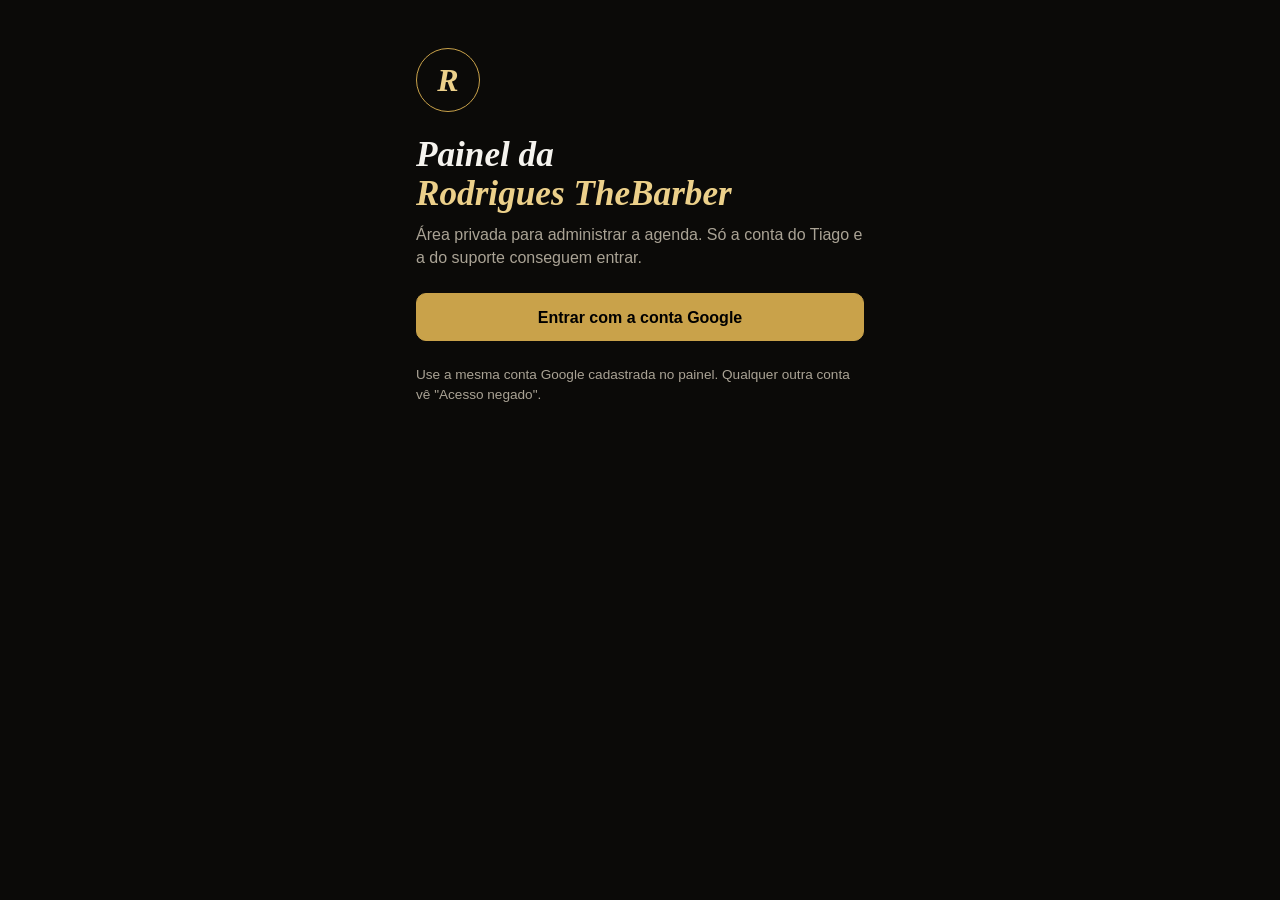
<file: painel/index.html>
<!DOCTYPE html>
<html lang="pt-BR">
<head>
  <meta charset="utf-8">
  <!-- Proteção: só roda os scripts do próprio painel e só conversa com o banco (Supabase). -->
  <meta http-equiv="Content-Security-Policy" content="default-src 'self'; script-src 'self'; style-src 'self' 'unsafe-inline' https://fonts.googleapis.com; font-src https://fonts.gstatic.com; img-src 'self' data:; connect-src 'self' https://*.supabase.co wss://*.supabase.co; manifest-src 'self'; object-src 'none'; base-uri 'none'; form-action 'self'">
  <meta name="referrer" content="no-referrer">
  <meta name="robots" content="noindex, nofollow">
  <meta name="viewport" content="width=device-width, initial-scale=1, viewport-fit=cover">
  <meta name="theme-color" content="#0b0a08">
  <meta name="apple-mobile-web-app-capable" content="yes">
  <meta name="apple-mobile-web-app-title" content="Painel">
  <meta name="apple-mobile-web-app-status-bar-style" content="black-translucent">
  <title>Painel · Rodrigues TheBarber</title>
  <link rel="manifest" href="manifest.webmanifest">
  <link rel="icon" href="../favicon.svg" type="image/svg+xml">
  <link rel="apple-touch-icon" href="../apple-touch-icon.png">
  <link rel="preconnect" href="https://fonts.googleapis.com">
  <link rel="preconnect" href="https://fonts.gstatic.com" crossorigin>
  <link rel="stylesheet" href="https://fonts.googleapis.com/css2?family=Archivo:wdth,wght@62..125,400..800&family=Bodoni+Moda:ital,opsz,wght@0,6,500..800;1,6,500..700&display=swap">
  <link rel="stylesheet" href="painel.css?v=9">
  <script src="vendor/supabase-2.118.0.js" defer></script>
  <script src="painel.js?v=9" type="module"></script>
</head>
<body>
  <div id="faixa-demo" class="faixa-demo" hidden>Modo demonstração · dados de exemplo · nada é gravado</div>
  <div id="raiz">
    <div class="carregando-tela"><span class="giro" aria-hidden="true"></span><p>Abrindo o painel…</p></div>
  </div>
</body>
</html>
</file>
<file: css/style.css>
/* Rodrigues TheBarber
   Preto de vitrine, folha de ouro e branco de toalha.
   Detalhes de barbearia dos anos 90: letreiro pintado, poste giratório,
   quadro de preços com pontilhado e moldura dupla. */

:root {
  --preto: #000;
  --quadro: #110e09;
  --quadro-2: #1a150d;
  --carvao: #121110;
  --linha: #3b3020;
  --ouro: #c9a24a;
  --ouro-claro: #ecd08a;
  --ouro-escuro: #7d5d22;
  --branco: #f5f3ee;
  --cinza: #aaa395;
  --erro: #ff8a7a;

  --folha: linear-gradient(100deg, var(--ouro-escuro) 0%, var(--ouro) 22%, var(--ouro-claro) 38%, #fff4cf 45%, var(--ouro) 58%, var(--ouro-escuro) 100%);

  --serif: "Bodoni Moda", Georgia, "Times New Roman", serif;
  --sans: "Archivo", "Helvetica Neue", Arial, sans-serif;

  --gutter: clamp(1rem, 4vw, 3rem);
  --largura: 1200px;
  --raio: 4px;
  --sair: cubic-bezier(.2, .7, .2, 1);
}

*, *::before, *::after { box-sizing: border-box; }

html {
  scroll-behavior: smooth;
  scroll-padding-top: 5rem;
  -webkit-text-size-adjust: 100%;
}

body {
  margin: 0;
  background: var(--preto);
  color: var(--branco);
  font-family: var(--sans);
  font-size: 1.0625rem;
  line-height: 1.6;
  font-variation-settings: "wdth" 96;
  -webkit-font-smoothing: antialiased;
  overflow-x: hidden;
}

img { display: block; max-width: 100%; height: auto; }
a { color: inherit; }
button, input, select, textarea { font: inherit; color: inherit; }
h1, h2, h3 { margin: 0; font-weight: 700; line-height: 1.1; }
p { margin: 0; }

:focus-visible {
  outline: 2px solid var(--ouro-claro);
  outline-offset: 3px;
}

.skip {
  position: absolute;
  left: 1rem;
  top: -4rem;
  z-index: 100;
  padding: .6rem 1rem;
  background: var(--ouro);
  color: var(--preto);
  font-weight: 700;
  text-decoration: none;
}
.skip:focus { top: 1rem; }

/* ---------- elementos comuns ---------- */

.titulo {
  font-family: var(--serif);
  font-style: italic;
  font-weight: 600;
  font-size: clamp(2rem, 5vw, 3.4rem);
  letter-spacing: -.01em;
  text-wrap: balance;
}

.secao-cabeca {
  display: grid;
  gap: 1rem;
  max-width: 62ch;
  margin-bottom: clamp(2rem, 5vw, 3.5rem);
}
.secao-cabeca p { color: var(--cinza); }

.botao {
  display: inline-flex;
  align-items: center;
  justify-content: center;
  min-height: 48px;
  padding: .75rem 1.5rem;
  border: 1px solid var(--ouro);
  border-radius: var(--raio);
  font-weight: 700;
  font-size: 1rem;
  font-variation-settings: "wdth" 110;
  letter-spacing: .01em;
  text-decoration: none;
  cursor: pointer;
  touch-action: manipulation;
  transition: background-color .2s, color .2s, transform .15s var(--sair);
}
.botao:active { transform: scale(.97); }
.botao-ouro { background: var(--ouro); color: var(--preto); }
.botao-ouro:hover { background: var(--ouro-claro); }
.botao-linha { background: transparent; color: var(--ouro-claro); }

.link-ouro {
  color: var(--ouro-claro);
  text-decoration: underline;
  text-decoration-color: rgba(236, 208, 138, .45);
  text-underline-offset: .2em;
}
.link-ouro:hover { text-decoration-color: currentColor; }

/* moldura dupla, como a do quadro de preços da barbearia */
.quadro {
  position: relative;
  border: 1px solid var(--ouro);
  padding: clamp(1.5rem, 5vw, 3.5rem);
}
.quadro::before {
  content: "";
  position: absolute;
  inset: 6px;
  border: 1px solid rgba(201, 162, 74, .45);
  pointer-events: none;
}

section {
  padding: clamp(4.5rem, 10vw, 8rem) var(--gutter);
  max-width: calc(var(--largura) + 2 * var(--gutter));
  margin: 0 auto;
}

/* ---------- topo ---------- */

.topo {
  position: fixed;
  inset: 0 0 auto;
  z-index: 40;
  display: flex;
  align-items: center;
  gap: 2rem;
  padding: .75rem var(--gutter);
  transition: background-color .3s, border-color .3s;
  border-bottom: 1px solid transparent;
}
.topo.rolou {
  background: rgba(0, 0, 0, .86);
  -webkit-backdrop-filter: blur(10px);
  backdrop-filter: blur(10px);
  border-bottom-color: var(--linha);
}

.marca {
  display: flex;
  align-items: center;
  gap: .65rem;
  text-decoration: none;
  margin-right: auto;
}
.marca-r {
  display: grid;
  place-items: center;
  width: 40px;
  height: 40px;
  border: 1px solid var(--ouro);
  border-radius: 50%;
  font-family: var(--serif);
  font-style: italic;
  font-weight: 700;
  font-size: 1.35rem;
  color: var(--ouro-claro);
}
.marca-nome {
  font-family: var(--serif);
  font-weight: 700;
  font-size: 1.15rem;
  white-space: nowrap;
}
.marca-nome em, .rodape-marca em {
  font-family: var(--sans);
  font-style: normal;
  font-weight: 800;
  font-size: .78em;
  font-variation-settings: "wdth" 125;
  color: var(--ouro);
}

.menu { display: flex; gap: 1.75rem; }
.menu a {
  text-decoration: none;
  font-size: .95rem;
  color: var(--cinza);
  padding: .5rem 0;
  transition: color .2s;
}
.menu a:hover { color: var(--branco); }
.botao-topo { min-height: 42px; padding: .5rem 1.1rem; font-size: .92rem; }

@media (max-width: 860px) {
  .menu { display: none; }
}
@media (max-width: 560px) {
  .botao-topo { display: none; }
}

/* ---------- abertura ---------- */

.abertura {
  display: grid;
  grid-template-columns: 1.15fr .85fr;
  align-items: center;
  align-content: center;
  column-gap: clamp(2rem, 5vw, 5rem);
  row-gap: 0;
  min-height: min(100svh, 820px);
  padding-top: 7.5rem;
  padding-bottom: 3.5rem;
}

.abertura-local {
  color: var(--ouro);
  font-size: .95rem;
  font-variation-settings: "wdth" 110;
  margin-bottom: 1.5rem;
}

.letreiro {
  display: grid;
  line-height: .9;
  margin-bottom: 2rem;
}
.letreiro-linha {
  display: block;
  padding-bottom: .08em;
  background: var(--folha);
  background-size: 260% 100%;
  background-position: 100% 0;
  -webkit-background-clip: text;
  background-clip: text;
  -webkit-text-fill-color: transparent;
  color: var(--ouro);
  /* sombra de letreiro pintado */
  filter: drop-shadow(0 .045em 0 #3d2d0f);
}
.letreiro-1 {
  font-family: var(--serif);
  font-style: italic;
  font-weight: 800;
  font-size: clamp(3.6rem, 10.5vw, 9rem);
  letter-spacing: -.02em;
}
.letreiro-2 {
  font-family: var(--sans);
  font-weight: 800;
  font-variation-settings: "wdth" 125;
  font-size: clamp(1.7rem, 4.6vw, 3.9rem);
  letter-spacing: .04em;
  margin-left: .12em;
}

.abertura-frase {
  font-family: var(--serif);
  font-style: italic;
  font-size: clamp(1.4rem, 2.6vw, 1.9rem);
  margin-bottom: .75rem;
}
.abertura-sub {
  color: var(--cinza);
  max-width: 46ch;
  margin-bottom: 2.25rem;
}
.abertura-acoes { display: flex; flex-wrap: wrap; gap: .75rem; }

.vitrine {
  position: relative;
  justify-self: center;
  width: min(100%, 430px);
  padding-left: 46px;
}

.arco {
  margin: 0;
  position: relative;
  aspect-ratio: 4 / 5;
  border-radius: 999px 999px var(--raio) var(--raio);
  overflow: hidden;
  border: 1px solid var(--ouro);
  outline: 1px solid rgba(201, 162, 74, .45);
  outline-offset: 7px;
  background: var(--quadro);
}
.arco {
  box-shadow: 0 0 90px -12px rgba(150, 70, 225, .45), 0 30px 60px -20px rgba(0, 0, 0, .9);
}
.arco img {
  width: 100%;
  height: 100%;
  object-fit: cover;
}

/* luz do retrato levada para a abertura: brilho violeta, feixes e fumaça */
.abertura { position: relative; }
.abertura > * { position: relative; }
.abertura > .abertura-luz {
  position: absolute;
  top: 0;
  bottom: 0;
  left: 50%;
  width: 100vw;
  transform: translateX(-50%);
  z-index: -1;
  overflow: hidden;
  pointer-events: none;
  /* papel de parede art déco em leques dourados, bem apagado */
  --escama: radial-gradient(circle at 50% 100%,
    #000 0 9px, rgba(214, 172, 82, .1) 9px 10px,
    #000 10px 19px, rgba(214, 172, 82, .1) 19px 20px,
    #000 20px 29px, rgba(214, 172, 82, .1) 29px 30px,
    #000 30px 39px, rgba(214, 172, 82, .16) 39px 40px,
    transparent 40.5px);
  background: var(--escama) 40px 20px / 80px 40px, var(--escama) 0 0 / 80px 40px, #000;
  /* dissolve a luz antes do fim da seção, sem borda reta */
  -webkit-mask: linear-gradient(to bottom, #000 0 72%, transparent 100%);
  mask: linear-gradient(to bottom, #000 0 72%, transparent 100%);
}
.abertura-luz::before {
  content: "";
  position: absolute;
  inset: 0;
  background:
    radial-gradient(ellipse 38% 55% at 72% 48%, rgba(118, 42, 190, .34), transparent 70%),
    radial-gradient(ellipse 60% 40% at 72% 100%, rgba(80, 30, 130, .25), transparent 70%),
    /* foco de luz dourada sobre o letreiro */
    radial-gradient(ellipse 34% 42% at 26% 42%, rgba(214, 172, 82, .14), transparent 72%),
    /* o centro escurece para o texto respirar; a estampa aparece nas bordas */
    radial-gradient(ellipse 55% 60% at 32% 48%, rgba(0, 0, 0, .78), rgba(0, 0, 0, .25) 75%, rgba(0, 0, 0, .1));
}
.fumaca {
  position: absolute;
  bottom: -12%;
  width: 75vw;
  height: 45%;
  background: radial-gradient(ellipse at center, rgba(205, 195, 225, .11) 0%, rgba(205, 195, 225, .05) 35%, transparent 68%);
  will-change: transform;
}
.fumaca-1 { left: 35%; animation: deriva 22s ease-in-out infinite alternate; }
.fumaca-2 { left: 55%; bottom: -18%; height: 38%; animation: deriva 28s ease-in-out -9s infinite alternate-reverse; }
@keyframes deriva {
  from { transform: translateX(-8%) scale(1); }
  to { transform: translateX(8%) scale(1.12); }
}

.feixes {
  position: absolute;
  left: 46px;
  right: 0;
  bottom: 55%;
  z-index: -1;
  height: 100vh;
  pointer-events: none;
}
@media (max-width: 860px) {
  .feixes { height: 45vh; }
  .abertura-luz::before {
    background:
      radial-gradient(ellipse 70% 30% at 50% 72%, rgba(118, 42, 190, .34), transparent 70%),
      radial-gradient(ellipse 90% 25% at 50% 100%, rgba(80, 30, 130, .25), transparent 70%);
  }
  .fumaca { width: 140vw; left: -20%; }
}
.feixes i {
  position: absolute;
  bottom: 0;
  height: 100%;
  background: linear-gradient(to bottom, transparent 0%, rgba(160, 80, 235, .5) 70%, rgba(190, 120, 255, .75) 92%, transparent 100%);
  filter: blur(5px);
  animation: respirar 6s ease-in-out infinite;
}
.feixes i:nth-child(1) { left: 34%; width: 7px; animation-delay: -2s; }
.feixes i:nth-child(2) { left: 48%; width: 16px; }
.feixes i:nth-child(3) { left: 63%; width: 7px; animation-delay: -4s; }
.feixes::before {
  /* halo largo e suave atrás dos três feixes */
  content: "";
  position: absolute;
  left: 25%;
  width: 50%;
  bottom: 0;
  height: 80%;
  background: linear-gradient(to bottom, transparent, rgba(130, 55, 210, .22));
  filter: blur(30px);
}
@keyframes respirar {
  0%, 100% { opacity: .65; }
  50% { opacity: 1; }
}

.js .feixes { opacity: 0; }
.pronto .feixes { animation: aparecer 1.4s ease .6s forwards; }
.arco::after {
  /* reflexo do vidro da vitrine */
  content: "";
  position: absolute;
  inset: 0;
  background: linear-gradient(115deg, rgba(255, 255, 255, .13) 0%, transparent 32%, transparent 70%, rgba(0, 0, 0, .35) 100%);
  pointer-events: none;
}

/* poste de barbeiro em preto, ouro e branco */
.poste {
  position: absolute;
  left: 0;
  top: 14%;
  width: 22px;
  height: 62%;
  border-radius: 11px;
  overflow: hidden;
  border: 1px solid var(--ouro);
  background: var(--preto);
  box-shadow: inset -4px 0 6px rgba(0, 0, 0, .55), inset 3px 0 4px rgba(255, 255, 255, .25);
}
.poste::before, .poste::after {
  content: "";
  position: absolute;
  left: -1px;
  right: -1px;
  height: 14px;
  z-index: 2;
  background: var(--folha);
  background-size: 200% 100%;
}
.poste::before { top: 0; border-radius: 11px 11px 0 0; }
.poste::after { bottom: 0; border-radius: 0 0 11px 11px; }
.poste-listras {
  position: absolute;
  left: 0;
  right: 0;
  top: -100%;
  height: 200%;
  background: repeating-linear-gradient(-35deg,
    var(--branco) 0 10px,
    var(--preto) 10px 14px,
    var(--ouro) 14px 24px,
    var(--preto) 24px 28px);
  animation: girar 5s linear infinite;
  will-change: transform;
}
@keyframes girar {
  to { transform: translateY(50%); }
}

.vitrine-selo {
  position: absolute;
  right: -10px;
  bottom: 8%;
  display: grid;
  place-items: center;
  align-content: center;
  width: 108px;
  height: 108px;
  border-radius: 50%;
  background: var(--preto);
  border: 1px solid var(--ouro);
  outline: 1px dashed rgba(201, 162, 74, .6);
  outline-offset: -8px;
  transform: rotate(-10deg);
  text-align: center;
}
.selo-num {
  font-family: var(--serif);
  font-weight: 800;
  font-size: 2rem;
  line-height: 1;
  color: var(--ouro-claro);
}
.selo-txt { font-size: .75rem; line-height: 1.2; color: var(--branco); }

/* sequência de entrada: o único momento orquestrado da página */
/* termina com folga negativa para não cortar o brilho e o contorno do arco */
.js .arco { clip-path: inset(100% -160px -160px -160px); }
.js .letreiro-linha, .js .abertura-frase, .js .abertura-sub, .js .abertura-acoes, .js .abertura-local, .js .vitrine-selo, .js .poste { opacity: 0; }

.pronto .arco { animation: revelar 1.1s var(--sair) .1s forwards; }
.pronto .abertura-local { animation: subir .7s var(--sair) .2s forwards; }
.pronto .letreiro-1 { animation: subir .9s var(--sair) .35s forwards, brilho 1.6s ease-in-out 1.3s forwards; }
.pronto .letreiro-2 { animation: subir .9s var(--sair) .5s forwards, brilho 1.6s ease-in-out 1.5s forwards; }
.pronto .abertura-frase { animation: subir .8s var(--sair) .75s forwards; }
.pronto .abertura-sub { animation: subir .8s var(--sair) .85s forwards; }
.pronto .abertura-acoes { animation: subir .8s var(--sair) .95s forwards; }
.pronto .poste { animation: aparecer .6s ease .9s forwards; }
.pronto .vitrine-selo { animation: carimbar .5s var(--sair) 1.2s forwards; }

@keyframes revelar { to { clip-path: inset(-160px); } }
@keyframes subir {
  from { opacity: 0; transform: translateY(18px); }
  to { opacity: 1; transform: none; }
}
@keyframes aparecer { to { opacity: 1; } }
@keyframes brilho {
  from { background-position: 100% 0; }
  to { background-position: 0 0; }
}
@keyframes carimbar {
  from { opacity: 0; transform: rotate(-10deg) scale(1.4); }
  to { opacity: 1; transform: rotate(-10deg) scale(1); }
}

@media (max-width: 860px) {
  .abertura {
    grid-template-columns: 1fr;
    min-height: auto;
    padding-top: 6.5rem;
  }
  .vitrine { width: min(72%, 320px); }
}

/* assinatura do Tiago, à mão, sob o arco */
.assinatura {
  position: absolute;
  left: 30px;
  bottom: -2.6rem;
  font-family: "Nothing You Could Do", "Segoe Script", cursive;
  font-size: clamp(1.4rem, 2.2vw, 1.85rem);
  color: var(--ouro-claro);
  transform: rotate(-6deg);
  white-space: nowrap;
  text-shadow: 0 0 18px rgba(214, 172, 82, .35);
}
@media (prefers-reduced-motion: no-preference) {
  .js .assinatura { clip-path: inset(-30% 100% -30% 0); }
  .pronto .assinatura { animation: assinar 1.3s steps(18, end) 1.6s forwards; }
}
@keyframes assinar { to { clip-path: inset(-30% -5% -30% 0); } }

/* faixa de informações no pé da abertura */
.abertura-faixa {
  grid-column: 1 / -1;
  display: flex;
  flex-wrap: wrap;
  justify-content: center;
  gap: .6rem 0;
  margin-top: clamp(3.5rem, 7vh, 4.5rem);
  padding: .9rem 0 0;
  border-top: 1px solid rgba(201, 162, 74, .25);
  font-size: .92rem;
  color: var(--cinza);
}
.abertura-faixa > * {
  display: inline-flex;
  align-items: center;
  gap: .45rem;
  padding: .3rem clamp(1rem, 3vw, 2.25rem);
  text-decoration: none;
  transition: color .25s;
}
.abertura-faixa > * + * { border-left: 1px solid rgba(201, 162, 74, .3); }
.abertura-faixa a:hover { color: var(--branco); }
.abertura-faixa strong { color: var(--branco); }
.faixa-estrelas { color: var(--ouro); letter-spacing: .08em; font-size: .8rem; }
.faixa-status::before {
  content: "";
  width: 8px;
  height: 8px;
  border-radius: 50%;
  background: var(--cinza);
}
.faixa-status.aberto-agora { color: var(--ouro-claro); }
.faixa-status.aberto-agora::before { background: #ffe9a8; animation: aceso 2.2s ease-out infinite; }
@keyframes aceso {
  0% { box-shadow: 0 0 0 0 rgba(236, 208, 138, .6); }
  70%, 100% { box-shadow: 0 0 0 9px rgba(236, 208, 138, 0); }
}
.js .abertura-faixa { opacity: 0; }
.pronto .abertura-faixa { animation: subir .8s var(--sair) 1.15s forwards; }

/* tesoura que abre e fecha, convidando a rolar */
.rolar {
  position: absolute;
  left: 50%;
  bottom: .4rem;
  display: grid;
  place-items: center;
  width: 44px;
  height: 44px;
  margin-left: -22px;
  border-radius: 50%;
  color: var(--ouro);
}
.rolar svg { width: 24px; height: 24px; fill: none; stroke: currentColor; stroke-width: 1.5; stroke-linecap: round; transform: rotate(90deg); }
.lamina { transform-box: view-box; transform-origin: 12px 12px; }
@media (prefers-reduced-motion: no-preference) {
  .lamina-a { animation: cortar-a 1.6s ease-in-out infinite; }
  .lamina-b { animation: cortar-b 1.6s ease-in-out infinite; }
  .rolar { animation: descer 1.6s ease-in-out infinite; }
}
@keyframes cortar-a { 0%, 100% { transform: rotate(0); } 50% { transform: rotate(-14deg); } }
@keyframes cortar-b { 0%, 100% { transform: rotate(0); } 50% { transform: rotate(14deg); } }
@keyframes descer { 0%, 100% { translate: 0 0; } 50% { translate: 0 5px; } }

@media (max-width: 860px) {
  .assinatura { left: 50%; bottom: -2.2rem; transform: translateX(-40%) rotate(-6deg); }
  .abertura-faixa { flex-direction: column; align-items: center; margin-top: 3rem; }
  .abertura-faixa > * + * { border-left: 0; }
  .rolar { display: none; }
}

/* ---------- hora marcada ---------- */

/* um cartão de horário de barbearia, com canhoto picotado e carimbo */
.hora-marcada {
  display: grid;
  grid-template-columns: .9fr 1.1fr;
  align-items: center;
  gap: clamp(3rem, 7vw, 6rem);
}
.hora-marcada::before {
  /* disco de luz dourada com as listras do poste, bem apagadas */
  content: "";
  position: absolute;
  z-index: -1;
  right: max(var(--gutter), calc((100% - var(--largura)) / 2 + 2%));
  top: 50%;
  width: min(620px, 92vw);
  aspect-ratio: 1;
  transform: translateY(-50%);
  border-radius: 50%;
  background:
    radial-gradient(circle, rgba(201, 162, 74, .14), transparent 62%),
    repeating-linear-gradient(-35deg, rgba(201, 162, 74, .07) 0 2px, transparent 2px 22px);
  -webkit-mask: radial-gradient(circle, #000 35%, transparent 70%);
  mask: radial-gradient(circle, #000 35%, transparent 70%);
}
.hora-marcada { position: relative; }
section.hora-marcada { overflow-x: visible; }

/* couro capitonê vinho, como o estofado das cadeiras antigas de barbearia:
   losangos acolchoados, botões com aro dourado e as bordas dissolvendo no preto */
.hora-marcada::after {
  content: "";
  position: absolute;
  z-index: -2;
  top: 0;
  bottom: 0;
  left: 50%;
  width: 100vw;
  margin-left: -50vw;
  background:
    linear-gradient(180deg, #000 0%, rgba(0, 0, 0, .35) 16%, transparent 30%, transparent 70%, rgba(0, 0, 0, .35) 84%, #000 100%),
    radial-gradient(ellipse 70% 80% at 68% 50%, transparent 25%, rgba(0, 0, 0, .6) 100%),
    url("data:image/svg+xml,%3Csvg xmlns='http://www.w3.org/2000/svg' width='64' height='64'%3E%3Cdefs%3E%3CradialGradient id='a'%3E%3Cstop offset='0' stop-color='%235e1c28'/%3E%3Cstop offset='.7' stop-color='%233a0f18'/%3E%3Cstop offset='1' stop-color='%23240810'/%3E%3C/radialGradient%3E%3C/defs%3E%3Crect width='64' height='64' fill='%23240810'/%3E%3Ccircle cx='32' cy='32' r='31' fill='url(%23a)'/%3E%3Ccircle cx='0' cy='0' r='31' fill='url(%23a)'/%3E%3Ccircle cx='64' cy='0' r='31' fill='url(%23a)'/%3E%3Ccircle cx='0' cy='64' r='31' fill='url(%23a)'/%3E%3Ccircle cx='64' cy='64' r='31' fill='url(%23a)'/%3E%3Cpath d='M32 0 64 32 32 64 0 32Z' fill='none' stroke='%23120308' stroke-width='1.8'/%3E%3Cpath d='M32 1.5 62.5 32' fill='none' stroke='%23ffffff' stroke-opacity='.05' stroke-width='.8'/%3E%3Cg fill='%23140409' stroke='%23c9a24a' stroke-opacity='.55' stroke-width='.7'%3E%3Ccircle cx='32' cy='0' r='2.3'/%3E%3Ccircle cx='64' cy='32' r='2.3'/%3E%3Ccircle cx='32' cy='64' r='2.3'/%3E%3Ccircle cx='0' cy='32' r='2.3'/%3E%3C/g%3E%3C/svg%3E") 0 0 / 64px 64px;
  pointer-events: none;
}

.hm-texto { display: grid; gap: 1.4rem; justify-items: start; }
.hm-titulo {
  font-family: var(--serif);
  font-style: italic;
  font-weight: 600;
  font-size: clamp(2.7rem, 6vw, 4.9rem);
  line-height: .98;
  letter-spacing: -.02em;
  text-wrap: balance;
}
.hm-sub { color: var(--cinza); font-size: 1.15rem; margin-bottom: .4rem; }
.hm-texto-extra { color: #cfc8ba; max-width: 40ch; margin-top: -.6rem; }

/* passos do atendimento em "O jeito da casa": ícone dourado, título em itálico e texto confortável */
.passos { list-style: none; margin: .5rem 0 0; padding: 0; display: grid; gap: 1.4rem; max-width: 60ch; }
.passos li { display: grid; grid-template-columns: 3.2rem 1fr; gap: 1rem; align-items: start; }
.passo-icone {
  display: grid;
  place-items: center;
  width: 3.2rem;
  height: 3.2rem;
  border: 1px solid rgba(201, 162, 74, .7);
  border-radius: 50%;
  background: radial-gradient(circle at 35% 30%, rgba(214, 172, 82, .18), rgba(0, 0, 0, .6));
  color: var(--ouro-claro);
}
.passo-icone svg { width: 1.45rem; height: 1.45rem; fill: none; stroke: currentColor; stroke-width: 1.5; stroke-linecap: round; stroke-linejoin: round; }
.passos h3 {
  margin: .15rem 0 .35rem;
  font-family: var(--serif);
  font-style: italic;
  font-weight: 600;
  font-size: clamp(1.25rem, 2.2vw, 1.45rem);
  line-height: 1.2;
  color: var(--ouro-claro);
}
.passos p { color: #ddd6c8; font-size: 1.08rem; line-height: 1.65; }
.tiago-texto > p { font-size: 1.12rem; line-height: 1.7; color: #ddd6c8; }
.hm-encaixe {
  color: var(--cinza);
  font-size: .92rem;
  padding-left: .9rem;
  border-left: 1px solid var(--ouro);
}

.cartao {
  --rx: 0deg;
  --ry: 0deg;
  --gx: 50%;
  --gy: 30%;
  position: relative;
  margin: 0;
  justify-self: center;
  display: flex;
  width: min(100%, 580px);
  transform: perspective(1000px) rotate(-3deg) rotateX(var(--rx)) rotateY(var(--ry));
  transition: transform .6s var(--sair);
  filter: drop-shadow(0 28px 40px rgba(0, 0, 0, .75));
}
.cartao.seguindo { transition: transform .08s linear; }

.cartao-corpo, .cartao-canhoto {
  position: relative;
  background:
    url("data:image/svg+xml,%3Csvg xmlns='http://www.w3.org/2000/svg' width='160' height='160'%3E%3Cfilter id='n'%3E%3CfeTurbulence type='fractalNoise' baseFrequency='.9' numOctaves='2' stitchTiles='stitch'/%3E%3CfeColorMatrix values='0 0 0 0 .8 0 0 0 0 .65 0 0 0 0 .35 0 0 0 .07 0'/%3E%3C/filter%3E%3Crect width='100%25' height='100%25' filter='url(%23n)'/%3E%3C/svg%3E"),
    linear-gradient(160deg, #1b160d, #0d0b07 70%);
  border: 1px solid var(--ouro);
}
.cartao-corpo {
  flex: 1;
  padding: clamp(1.4rem, 4vw, 2.2rem);
  border-right: 0;
  border-radius: 6px 0 0 6px;
}
.cartao-corpo::before {
  /* moldura interna com cantos art déco */
  content: "";
  position: absolute;
  inset: 7px;
  border: 1px solid rgba(201, 162, 74, .35);
  background:
    linear-gradient(var(--ouro), var(--ouro)) top left / 14px 1px,
    linear-gradient(var(--ouro), var(--ouro)) top left / 1px 14px,
    linear-gradient(var(--ouro), var(--ouro)) bottom left / 14px 1px,
    linear-gradient(var(--ouro), var(--ouro)) bottom left / 1px 14px;
  background-repeat: no-repeat;
  pointer-events: none;
}
.cartao-corpo::after {
  /* reflexo que acompanha o ponteiro */
  content: "";
  position: absolute;
  inset: 0;
  background: radial-gradient(circle at var(--gx) var(--gy), rgba(255, 240, 200, .1), transparent 45%);
  pointer-events: none;
}

.cartao-topo {
  display: flex;
  align-items: center;
  gap: .7rem;
  padding-bottom: 1rem;
  margin-bottom: .6rem;
  border-bottom: 3px double rgba(201, 162, 74, .55);
}
.cartao-topo .marca-r { width: 34px; height: 34px; font-size: 1.1rem; }
.cartao-casa { font-family: var(--serif); font-weight: 700; font-size: 1.05rem; }
.cartao-casa em {
  font-family: var(--sans);
  font-style: normal;
  font-weight: 800;
  font-size: .76em;
  font-variation-settings: "wdth" 125;
  color: var(--ouro);
}
.cartao-n {
  margin-left: auto;
  color: var(--ouro);
  font-size: .8rem;
  font-variant-numeric: tabular-nums;
  letter-spacing: .06em;
}

.cartao-campos { margin: 0; display: grid; }
.cartao-campos div {
  display: grid;
  grid-template-columns: 5.2rem 1fr;
  align-items: end;
  min-height: 3rem;
  border-bottom: 1px solid rgba(201, 162, 74, .28);
}
.cartao-campos dt {
  font-family: var(--serif);
  font-style: italic;
  font-size: .95rem;
  color: var(--cinza);
  padding-bottom: .45rem;
}
.cartao-campos dd {
  margin: 0;
  font-family: "Nothing You Could Do", "Segoe Script", cursive;
  font-size: clamp(1.35rem, 3vw, 1.65rem);
  line-height: 1.5;
  color: #ece6d6;
  transform: rotate(-1.5deg);
  transform-origin: left bottom;
  white-space: nowrap;
}

.carimbo {
  position: absolute;
  right: clamp(1rem, 4vw, 2rem);
  bottom: clamp(1.6rem, 5vw, 2.6rem);
  display: grid;
  justify-items: center;
  padding: .4rem .9rem .35rem;
  border: 2px solid var(--ouro);
  outline: 1px solid var(--ouro);
  outline-offset: 3px;
  border-radius: 3px;
  color: var(--ouro);
  font-family: var(--serif);
  font-style: italic;
  font-weight: 800;
  font-size: 1.35rem;
  line-height: 1;
  transform: rotate(-13deg);
  opacity: .92;
  /* tinta falhada do carimbo */
  -webkit-mask: url("data:image/svg+xml,%3Csvg xmlns='http://www.w3.org/2000/svg' width='120' height='120'%3E%3Cfilter id='n'%3E%3CfeTurbulence type='fractalNoise' baseFrequency='.7' numOctaves='2'/%3E%3CfeColorMatrix values='0 0 0 0 0 0 0 0 0 0 0 0 0 0 0 0 0 0 -2.2 1.9'/%3E%3C/filter%3E%3Crect width='100%25' height='100%25' filter='url(%23n)'/%3E%3C/svg%3E");
  mask: url("data:image/svg+xml,%3Csvg xmlns='http://www.w3.org/2000/svg' width='120' height='120'%3E%3Cfilter id='n'%3E%3CfeTurbulence type='fractalNoise' baseFrequency='.7' numOctaves='2'/%3E%3CfeColorMatrix values='0 0 0 0 0 0 0 0 0 0 0 0 0 0 0 0 0 0 -2.2 1.9'/%3E%3C/filter%3E%3Crect width='100%25' height='100%25' filter='url(%23n)'/%3E%3C/svg%3E");
}
.carimbo small {
  font-family: var(--sans);
  font-style: normal;
  font-weight: 700;
  font-size: .55rem;
  letter-spacing: .08em;
  margin-top: .3rem;
}

/* canhoto: picote, recortes e o caminho do agendamento em ícones */
.cartao-canhoto {
  width: 96px;
  flex: none;
  display: flex;
  flex-direction: column;
  justify-content: space-around;
  align-items: center;
  padding: 1.2rem .5rem;
  border-left: 2px dashed rgba(201, 162, 74, .6);
  border-radius: 0 6px 6px 0;
}
.cartao-canhoto::before, .cartao-canhoto::after {
  content: "";
  position: absolute;
  left: -11px;
  width: 20px;
  height: 20px;
  border-radius: 50%;
  background: var(--preto);
  border: 1px solid var(--ouro);
}
.cartao-canhoto::before { top: -11px; clip-path: inset(50% 0 0 0); }
.cartao-canhoto::after { bottom: -11px; clip-path: inset(0 0 50% 0); }
.canhoto-item {
  position: relative;
  display: grid;
  justify-items: center;
  gap: .35rem;
  font-size: .72rem;
  color: var(--cinza);
  font-variation-settings: "wdth" 90;
}
.canhoto-item + .canhoto-item::before {
  /* pontilhado ligando um passo ao outro */
  content: "";
  position: absolute;
  bottom: calc(100% + .35rem);
  height: 1.4rem;
  border-left: 1px dotted var(--ouro);
}
.canhoto-item svg {
  width: 26px;
  height: 26px;
  fill: none;
  stroke: var(--ouro-claro);
  stroke-width: 1.5;
  stroke-linecap: round;
  stroke-linejoin: round;
}

/* o cartão é preenchido à mão quando entra na tela */
@media (prefers-reduced-motion: no-preference) {
  .js .cartao-campos dd {
    clip-path: inset(-20% 100% -20% 0);
    transition: clip-path .7s steps(14, end);
  }
  .js .visivel .cartao-campos div:nth-child(1) dd { transition-delay: .35s; }
  .js .visivel .cartao-campos div:nth-child(2) dd { transition-delay: .9s; }
  .js .visivel .cartao-campos div:nth-child(3) dd { transition-delay: 1.45s; }
  .js .visivel .cartao-campos div:nth-child(4) dd { transition-delay: 2s; }
  .js .visivel .cartao-campos dd { clip-path: inset(-20% -10% -20% 0); }
  .js .carimbo { opacity: 0; }
  .js .visivel .carimbo { animation: carimbo-bater .5s cubic-bezier(.3, 1.6, .5, 1) 2.75s both; }
  .js .canhoto-item { opacity: 0; transform: translateY(6px); transition: opacity .5s, transform .5s var(--sair); }
  .js .visivel .canhoto-item { opacity: 1; transform: none; }
  .js .visivel .canhoto-item:nth-child(1) { transition-delay: .4s; }
  .js .visivel .canhoto-item:nth-child(2) { transition-delay: 1.2s; }
  .js .visivel .canhoto-item:nth-child(3) { transition-delay: 2.1s; }
}
@keyframes carimbo-bater {
  from { opacity: 0; transform: rotate(-4deg) scale(1.8); }
  to { opacity: .92; transform: rotate(-13deg) scale(1); }
}

@media (max-width: 860px) {
  .hora-marcada { grid-template-columns: 1fr; }
  .hora-marcada::before { right: 50%; top: 68%; transform: translate(50%, -50%); }
  .cartao { transform: rotate(-2deg); }
}
@media (max-width: 480px) {
  .cartao-canhoto { width: 70px; }
  .canhoto-item { font-size: .66rem; }
  .cartao-campos div { grid-template-columns: 4.3rem 1fr; }
  .cartao-n { display: none; }
  .cartao-casa { white-space: nowrap; font-size: .95rem; }
  .cartao-corpo { padding-bottom: 4.4rem; }
  .carimbo { font-size: 1rem; right: 1rem; bottom: 1.1rem; }
}

/* ---------- café preto com canela ---------- */

.cafe { --canela: #c47a3a; --canela-claro: #e3a66b; --canela-folha: linear-gradient(100deg, #8a4a22 0%, #c47a3a 30%, #f0c08c 48%, #c47a3a 66%, #8a4a22 100%); }

/* faixa escura de cantos arredondados, grãos de café bem apagados ao fundo
   e a foto num círculo com aro dourado, saindo pela borda direita */
.cafe-banner {
  position: relative;
  display: grid;
  grid-template-columns: 1.05fr .95fr;
  align-items: center;
  min-height: 420px;
  border: 1px solid rgba(201, 162, 74, .45);
  border-radius: 28px;
  overflow: hidden;
  background:
    radial-gradient(ellipse 50% 70% at 78% 50%, rgba(196, 122, 58, .32), transparent 70%),
    url("data:image/svg+xml,%3Csvg xmlns='http://www.w3.org/2000/svg' width='180' height='180'%3E%3Cg fill='none' stroke='%23c47a3a' stroke-opacity='.14' stroke-width='1.4'%3E%3Cg transform='translate(30 40) rotate(-30)'%3E%3Cellipse rx='9' ry='13'/%3E%3Cpath d='M0-12c-4 6 4 18 0 24'/%3E%3C/g%3E%3Cg transform='translate(130 30) rotate(25)'%3E%3Cellipse rx='7' ry='10'/%3E%3Cpath d='M0-9c-3 5 3 13 0 18'/%3E%3C/g%3E%3Cg transform='translate(95 120) rotate(60)'%3E%3Cellipse rx='9' ry='13'/%3E%3Cpath d='M0-12c-4 6 4 18 0 24'/%3E%3C/g%3E%3Cg transform='translate(20 150) rotate(10)'%3E%3Cellipse rx='6' ry='9'/%3E%3Cpath d='M0-8c-3 4 3 12 0 16'/%3E%3C/g%3E%3C/g%3E%3C/svg%3E") 0 0 / 180px 180px,
    linear-gradient(120deg, #15100b, #0b0907 60%);
}
.cafe-texto { display: grid; gap: 1.1rem; padding: clamp(2rem, 5vw, 3.5rem); max-width: 34rem; }
.cafe-selo {
  justify-self: start;
  padding: .25rem .8rem;
  border: 1px solid var(--canela);
  border-radius: 99px;
  color: var(--canela-claro);
  font-size: .78rem;
  font-weight: 600;
  letter-spacing: .12em;
  text-transform: uppercase;
}
.cafe-titulo {
  font-family: var(--sans);
  font-weight: 800;
  font-variation-settings: "wdth" 115;
  font-size: clamp(2rem, calc(3.4vw + 1rem), 3.3rem);
  line-height: .95;
  letter-spacing: -.01em;
  text-transform: uppercase;
}
.cafe-titulo span, .cafe-titulo em { white-space: nowrap; }
.cafe-titulo span { display: block; color: var(--branco); }
.cafe-titulo em {
  display: block;
  font-style: normal;
  background: var(--canela-folha);
  background-size: 200% 100%;
  -webkit-background-clip: text;
  background-clip: text;
  -webkit-text-fill-color: transparent;
}
.cafe-texto > p:last-child { color: #ddd6c8; font-family: var(--serif); font-style: italic; font-size: 1.25rem; line-height: 1.6; }

.cafe-fotos { position: relative; align-self: stretch; min-height: 360px; }
.cafe-foto {
  position: absolute;
  top: 50%;
  right: 3%;
  width: min(400px, 100%);
  aspect-ratio: 1;
  max-width: none;
  object-fit: cover;
  border-radius: 50%;
  transform: translateY(-50%);
  box-shadow: 0 0 0 3px var(--canela), 0 0 0 10px #0d0a07, 0 0 0 12px var(--ouro), 0 30px 60px -20px rgba(0, 0, 0, .8);
}
.cafe-detalhe {
  position: absolute;
  left: -4%;
  bottom: 6%;
  width: clamp(110px, 12vw, 150px);
  aspect-ratio: 1;
  object-fit: cover;
  border-radius: 50%;
  box-shadow: 0 0 0 6px #0d0a07, 0 0 0 8px var(--ouro), 0 16px 30px -10px rgba(0, 0, 0, .8);
}

/* a foto entra com um leve zoom quando a seção aparece */
@media (prefers-reduced-motion: no-preference) {
  .js .cafe .cafe-foto { opacity: 0; transform: translateY(-50%) scale(.94); transition: opacity .8s, transform 1s var(--sair); }
  .js .cafe.visivel .cafe-foto { opacity: 1; transform: translateY(-50%) scale(1); }
}

@media (max-width: 760px) {
  .cafe-banner { grid-template-columns: 1fr; min-height: 0; }
  .cafe-fotos { order: -1; min-height: 0; height: clamp(270px, 78vw, 340px); }
  .cafe-foto { top: auto; bottom: 0; right: 50%; width: clamp(240px, 70vw, 300px); transform: translateX(50%); }
  .cafe-detalhe { left: 6%; bottom: 6%; width: 96px; }
  .cafe-texto { padding-top: 1.8rem; }
  .js .cafe .cafe-foto { transform: translateX(50%) scale(.94); }
  .js .cafe.visivel .cafe-foto { transform: translateX(50%) scale(1); }
}

/* página de agendamento: cobre a tela, rola por dentro e tem a barra "Voltar ao site" */
.agendar[hidden] { display: none !important; }
.agendar:focus { outline: none; }
.agendar:not([hidden]) {
  --pad: max(var(--gutter), calc((100vw - var(--largura)) / 2));
  position: fixed;
  inset: 0;
  z-index: 80;
  max-width: none;
  margin: 0;
  overflow-x: hidden;
  overflow-y: auto;
  overscroll-behavior: contain;
  align-content: start;
  padding: 0 var(--pad) calc(3rem + env(safe-area-inset-bottom, 0px));
  background:
    radial-gradient(ellipse 60% 50% at 25% 30%, rgba(214, 172, 82, .1), transparent 70%),
    radial-gradient(ellipse 80% 70% at 50% 40%, #1d1913, #090807 80%);
}
.agendar-topo {
  grid-column: 1 / -1;
  position: sticky;
  top: 0;
  z-index: 3;
  display: flex;
  align-items: center;
  justify-content: space-between;
  gap: 1rem;
  margin: 0 calc(-1 * var(--pad)) clamp(1.5rem, 4vw, 3rem);
  padding: calc(.8rem + env(safe-area-inset-top, 0px)) var(--pad) .8rem;
  background: rgba(10, 9, 7, .94);
  border-bottom: 1px solid rgba(201, 162, 74, .35);
  -webkit-backdrop-filter: blur(8px);
  backdrop-filter: blur(8px);
}
.agendar-voltar {
  display: inline-flex;
  align-items: center;
  gap: .5rem;
  min-height: 44px;
  padding: .5rem 1rem;
  border: 1px solid rgba(201, 162, 74, .6);
  border-radius: 2px;
  background: transparent;
  color: var(--creme, #efe6d2);
  font-family: var(--serif);
  font-size: 1rem;
  cursor: pointer;
  transition: background-color .2s, color .2s;
}
.agendar-voltar:hover { background: var(--ouro); color: #000; }
.agendar-marca { display: flex; align-items: center; gap: .8rem; font-family: var(--serif); font-size: .78rem; letter-spacing: .3em; text-transform: uppercase; color: var(--creme, #efe6d2); white-space: nowrap; }
.agendar-marca-r { font-style: italic; font-size: 1.6rem; letter-spacing: 0; padding-right: .8rem; border-right: 1px solid rgba(201, 162, 74, .5); }
body.agenda-aberta { overflow: hidden; }
body.agenda-aberta .barra-agendar { display: none; }
@media (max-width: 520px) { .agendar-marca { display: none; } }
@media (prefers-reduced-motion: no-preference) {
  .agendar.abrindo { animation: abrir-agenda .45s var(--sair); }
}
@keyframes abrir-agenda { from { opacity: 0; transform: translateY(18px); } to { opacity: 1; transform: none; } }

/* ---------- fitas entre as seções ----------
   a mesma ideia das películas da galeria, com os detalhes de cada seção:
   o poste da barbearia, grãos de café, estrelas do Google, o quadro de preços,
   os horários da agenda e a faixa da estrada até a casa. Deslizam ao rolar. */

.fita {
  position: relative;
  height: 46px;
  overflow: hidden;
  border-block: 1px solid rgba(201, 162, 74, .3);
  background-color: #0b0907;
}
.fita-trilho {
  position: absolute;
  top: 50%;
  left: -100vw;
  display: flex;
  align-items: center;
  gap: 2.4rem;
  white-space: nowrap;
  transform: translate(var(--x, 0px), -50%);
}
.fita-trilho span {
  display: inline-flex;
  align-items: center;
  gap: 2.4rem;
  font-family: var(--sans);
  font-weight: 700;
  font-variation-settings: "wdth" 112;
  font-size: .76rem;
  letter-spacing: .28em;
  color: rgba(214, 172, 82, .75);
}
.fita-trilho span::after { content: ""; display: inline-block; flex: none; }

/* poste de barbearia deitado: listras em ouro, preto e branco */
.fita-poste {
  height: 16px;
  border: 0;
  background: repeating-linear-gradient(-45deg, var(--ouro) 0 9px, #000 9px 18px, var(--branco) 18px 27px, #000 27px 36px);
  background-position-x: var(--x, 0px);
  box-shadow: inset 0 3px 4px rgba(0, 0, 0, .55), inset 0 -3px 4px rgba(0, 0, 0, .55);
}

/* grãos de café sobre fundo de café expresso, letras cor de canela */
.fita-cafe { background-color: #1a0e07; border-color: rgba(196, 122, 58, .45); }
.fita-cafe .fita-trilho span { color: #d9a06a; }
.fita-cafe .fita-trilho span::after {
  width: 12px;
  height: 16px;
  background: url("data:image/svg+xml,%3Csvg xmlns='http://www.w3.org/2000/svg' viewBox='0 0 12 16'%3E%3Cellipse cx='6' cy='8' rx='5' ry='7' fill='%236b3a1c' stroke='%23c47a3a' stroke-width='.8'/%3E%3Cpath d='M6 1.5c-2.5 3.5 2.5 9.5 0 13' fill='none' stroke='%23c47a3a' stroke-width='.9'/%3E%3C/svg%3E") center / contain no-repeat;
}

/* estrelas do Google em ouro sobre preto */
.fita-estrelas { background-color: #000; }
.fita-estrelas .fita-trilho span { color: var(--ouro); letter-spacing: .22em; }
.fita-estrelas .fita-trilho span::after { content: "✦"; color: rgba(201, 162, 74, .45); font-size: .7rem; }

/* borda do quadro de preços: moldura dupla e letras de giz */
.fita-quadro { background-color: #0f100e; border-block: 3px double rgba(201, 162, 74, .55); }
.fita-quadro .fita-trilho span { color: rgba(245, 243, 238, .82); font-family: var(--serif); font-style: italic; font-weight: 600; letter-spacing: .14em; font-size: .9rem; }
.fita-quadro .fita-trilho span::after {
  width: 16px;
  height: 16px;
  background: url("data:image/svg+xml,%3Csvg xmlns='http://www.w3.org/2000/svg' viewBox='0 0 24 24' fill='none' stroke='%23c9a24a' stroke-width='1.6'%3E%3Ccircle cx='6' cy='6' r='3'/%3E%3Ccircle cx='6' cy='18' r='3'/%3E%3Cpath d='M8.1 8.1 20 20M8.1 15.9 20 4'/%3E%3C/svg%3E") center / contain no-repeat;
}

/* régua de horários da agenda, com tiques de relógio embaixo */
.fita-relogio {
  background:
    repeating-linear-gradient(90deg, rgba(201, 162, 74, .4) 0 1px, transparent 1px 14px) left bottom / 100% 7px no-repeat,
    #070605;
}
.fita-relogio .fita-trilho span { color: var(--ouro-claro); font-variant-numeric: tabular-nums; letter-spacing: .12em; font-size: .82rem; }
.fita-relogio .fita-trilho span::after { content: "·"; color: rgba(201, 162, 74, .5); }

/* asfalto com a faixa amarela do meio da estrada, a caminho da casa */
.fita-estrada {
  height: 30px;
  background: linear-gradient(#1d1d1c, #121211);
  border-color: rgba(255, 255, 255, .08);
}
.fita-estrada::after {
  content: "";
  position: absolute;
  left: 0;
  right: 0;
  top: 50%;
  height: 3px;
  margin-top: -1.5px;
  background: repeating-linear-gradient(90deg, #d9ac44 0 30px, transparent 30px 54px);
  background-position-x: var(--x, 0px);
  opacity: .85;
}

/* ---------- preços ---------- */

.quadro {
  background: var(--quadro);
  display: grid;
  grid-template-columns: repeat(2, 1fr);
  gap: clamp(2rem, 4vw, 3rem) clamp(2rem, 5vw, 4.5rem);
}

.quadro-grupo h3 {
  font-family: var(--serif);
  font-style: italic;
  font-size: 1.5rem;
  color: var(--ouro-claro);
  margin-bottom: 1rem;
}
.quadro dl { margin: 0; display: grid; gap: .55rem; }
.quadro dl > div {
  display: flex;
  align-items: baseline;
  gap: .5rem;
}
.quadro dl > div::after {
  /* pontilhado entre o nome e o preço */
  content: "";
  order: 1;
  flex: 1;
  min-width: 1.5rem;
  border-bottom: 1px dotted rgba(201, 162, 74, .55);
  transform: translateY(-.3em);
}
.quadro dt { order: 0; }
.quadro dt small {
  color: var(--cinza);
  font-size: .82em;
  margin-left: .25rem;
}
.quadro dd {
  order: 2;
  margin: 0;
  font-weight: 700;
  font-variant-numeric: tabular-nums;
  white-space: nowrap;
}
.quadro dd.combinar { font-weight: 400; color: var(--cinza); font-style: italic; }
.favorito dt::before {
  content: "✦";
  color: var(--ouro);
  margin-right: .4rem;
}

.ritual {
  grid-column: 1 / -1;
  display: flex;
  align-items: center;
  justify-content: space-between;
  gap: 2rem;
  padding: clamp(1.25rem, 3vw, 2rem) clamp(1.25rem, 3vw, 2.25rem);
  background: var(--folha);
  background-size: 180% 100%;
  color: var(--preto);
  border-radius: var(--raio);
}
.ritual h3 {
  font-family: var(--serif);
  font-style: italic;
  font-size: clamp(1.5rem, 3vw, 2rem);
  margin-bottom: .4rem;
}
.ritual p { max-width: 52ch; }
.ritual-preco {
  font-family: var(--serif);
  font-weight: 800;
  font-size: clamp(3rem, 7vw, 4.5rem);
  line-height: 1;
  white-space: nowrap;
}
.ritual-preco span { font-size: .4em; vertical-align: .9em; margin-right: .1em; }

.precos-acao { margin-top: 2rem; }

@media (max-width: 760px) {
  .quadro { grid-template-columns: 1fr; }
  .quadro dt small { display: block; margin-left: 0; }
  .favorito dt small { margin-left: 1.2rem; }
  .ritual { flex-direction: column; align-items: flex-start; gap: 1rem; }
}

/* ---------- trabalhos ---------- */

/* textura de laboratório fotográfico: grão de filme e películas 35 mm */
.trabalhos { position: relative; }
section.trabalhos { overflow-x: visible; }
.trabalhos::before {
  content: "";
  position: absolute;
  z-index: -2;
  top: 0;
  bottom: 0;
  left: 50%;
  width: 100vw;
  margin-left: -50vw;
  background:
    url("data:image/svg+xml,%3Csvg xmlns='http://www.w3.org/2000/svg' width='220' height='220'%3E%3Cfilter id='g'%3E%3CfeTurbulence type='fractalNoise' baseFrequency='.85' numOctaves='3' stitchTiles='stitch'/%3E%3CfeColorMatrix values='0 0 0 0 .85 0 0 0 0 .7 0 0 0 0 .45 0 0 0 .09 0'/%3E%3C/filter%3E%3Crect width='100%25' height='100%25' filter='url(%23g)'/%3E%3C/svg%3E"),
    radial-gradient(ellipse 60% 50% at 50% 45%, rgba(214, 172, 82, .08), transparent 70%),
    radial-gradient(ellipse 120% 90% at 50% 50%, transparent 55%, rgba(0, 0, 0, .7) 100%),
    #070605;
  pointer-events: none;
}

.pelicula {
  position: absolute;
  z-index: -1;
  left: 50%;
  width: 100vw;
  margin-left: -50vw;
  height: 46px;
  background:
    url("data:image/svg+xml,%3Csvg xmlns='http://www.w3.org/2000/svg' width='24' height='46'%3E%3Crect width='24' height='46' fill='%23110d08'/%3E%3Crect x='7' y='5' width='10' height='8' rx='2' fill='%23000' stroke='%23c9a24a' stroke-opacity='.45' stroke-width='.7'/%3E%3Crect x='7' y='33' width='10' height='8' rx='2' fill='%23000' stroke='%23c9a24a' stroke-opacity='.45' stroke-width='.7'/%3E%3C/svg%3E") repeat-x;
  background-position-x: var(--x, 0px);
  border-block: 1px solid rgba(201, 162, 74, .3);
  opacity: .85;
  overflow: hidden;
  pointer-events: none;
}
.pelicula-topo { top: 1.6rem; }
.pelicula-base { bottom: 1.6rem; }
.pelicula-txt {
  position: absolute;
  top: 50%;
  left: -40vw;
  transform: translate(var(--x, 0px), -50%);
  white-space: nowrap;
  font-family: var(--sans);
  font-weight: 700;
  font-size: 9px;
  letter-spacing: .32em;
  font-variation-settings: "wdth" 110;
  color: rgba(214, 172, 82, .55);
}

.galeria {
  list-style: none;
  margin: 0;
  padding: 0;
  display: grid;
  grid-template-columns: repeat(4, 1fr);
  gap: clamp(.5rem, 1.2vw, 1rem);
}
.galeria button {
  display: block;
  width: 100%;
  height: 100%;
  padding: 0;
  border: 0;
  background: var(--quadro);
  border-radius: var(--raio);
  overflow: hidden;
  cursor: zoom-in;
}
.galeria img {
  width: 100%;
  height: 100%;
  aspect-ratio: 4 / 5;
  object-fit: cover;
  filter: grayscale(.25) contrast(1.06) sepia(.12);
  transition: transform .6s var(--sair), filter .4s;
}
.galeria button:hover img, .galeria button:focus-visible img {
  transform: scale(1.04);
  filter: none;
}
.galeria-mais { margin-top: 1.75rem; }

@media (max-width: 760px) {
  .galeria { grid-template-columns: repeat(2, 1fr); }
}

.foto-grande {
  padding: 0;
  border: 1px solid var(--ouro);
  background: var(--preto);
  color: var(--branco);
  max-width: min(92vw, 600px);
  max-height: 94svh;
  overflow: visible;
}
.foto-grande::backdrop { background: rgba(0, 0, 0, .9); -webkit-backdrop-filter: blur(4px); backdrop-filter: blur(4px); }
.foto-grande[open] { animation: abrir .28s var(--sair); }
.foto-grande figure { margin: 0; }
.foto-grande img {
  max-height: calc(88svh - 3rem);
  width: auto;
  margin: 0 auto;
  object-fit: contain;
  transition: opacity .18s, transform .25s var(--sair);
}
.foto-grande img.trocando { opacity: 0; transform: translateX(var(--lado, 12px)); }
.foto-grande figcaption {
  display: flex;
  justify-content: space-between;
  gap: 1rem;
  padding: .7rem 1rem;
  font-size: .92rem;
  border-top: 1px solid var(--linha);
}
.foto-conta { color: var(--ouro); font-variant-numeric: tabular-nums; white-space: nowrap; }
.fechar, .seta {
  position: absolute;
  display: grid;
  place-items: center;
  width: 48px;
  height: 48px;
  border-radius: 50%;
  border: 1px solid var(--ouro);
  background: var(--preto);
  color: var(--ouro-claro);
  cursor: pointer;
  transition: background-color .2s, color .2s, transform .15s var(--sair);
}
.fechar:hover, .seta:hover { background: var(--ouro); color: var(--preto); }
.fechar:active, .seta:active { transform: scale(.92); }
.fechar { top: -1.25rem; right: -1.25rem; font-size: 1.6rem; line-height: 1; }
.seta { top: 45%; }
.seta svg { width: 20px; height: 20px; fill: none; stroke: currentColor; stroke-width: 2; }
.seta-ant { left: -4.5rem; }
.seta-prox { right: -4.5rem; }
@media (max-width: 760px) {
  .fechar { top: .5rem; right: .5rem; }
  .seta { top: auto; bottom: 3.6rem; }
  .seta-ant { left: .5rem; }
  .seta-prox { right: .5rem; }
}
@keyframes abrir {
  from { opacity: 0; transform: scale(.96); }
  to { opacity: 1; transform: none; }
}

/* ---------- Tiago ---------- */

/* faixa de foto de ponta a ponta, com o texto sobre a parte escura */
.tiago {
  position: relative;
  isolation: isolate;
  max-width: none;
  min-height: min(88svh, 760px);
  display: grid;
  align-items: center;
  padding-left: max(var(--gutter), calc((100vw - var(--largura)) / 2));
  padding-right: max(var(--gutter), calc((100vw - var(--largura)) / 2));
  border-block: 1px solid var(--linha);
  overflow: hidden;
}
.tiago-fundo {
  position: absolute;
  inset: 0;
  z-index: -2;
  width: 100%;
  height: 100%;
  object-fit: cover;
  object-position: center;
  filter: brightness(.75) saturate(.85);
  transform: scale(1.08);
  transition: transform 1.6s var(--sair);
}
.tiago.visivel .tiago-fundo { transform: scale(1); }
.tiago::before {
  content: "";
  position: absolute;
  inset: 0;
  z-index: -1;
  background:
    linear-gradient(90deg, rgba(0, 0, 0, .94) 0%, rgba(0, 0, 0, .86) 42%, rgba(0, 0, 0, .3) 78%, rgba(0, 0, 0, .45) 100%),
    linear-gradient(0deg, rgba(0, 0, 0, .75), transparent 35%),
    linear-gradient(180deg, rgba(0, 0, 0, .6), transparent 25%);
}
.tiago-texto { display: grid; gap: 1.25rem; max-width: 560px; }
.tiago-texto > p { color: #cfc8ba; max-width: 58ch; }

.numeros {
  display: flex;
  flex-wrap: wrap;
  gap: 1.5rem 2.5rem;
  margin: 1rem 0 0;
  padding-top: 1.5rem;
  border-top: 1px solid rgba(201, 162, 74, .35);
}
.numeros div { display: flex; flex-direction: column-reverse; gap: .2rem; }
.numeros dd {
  margin: 0;
  font-family: var(--serif);
  font-weight: 800;
  font-size: 2.4rem;
  line-height: 1;
  color: var(--ouro-claro);
  font-variant-numeric: lining-nums;
}
.numeros dt { color: var(--cinza); font-size: .9rem; }
.tiago blockquote {
  margin: .5rem 0 0;
  padding-left: 1.25rem;
  border-left: 2px solid var(--ouro);
}
.tiago blockquote p {
  font-family: var(--serif);
  font-style: italic;
  font-size: 1.2rem;
  line-height: 1.5;
}
.tiago blockquote footer { margin-top: .6rem; color: var(--cinza); font-size: .92rem; }

@media (max-width: 760px) {
  .tiago { align-items: end; min-height: auto; padding-top: 12rem; }
  .tiago::before {
    background: linear-gradient(180deg, rgba(0, 0, 0, .25) 0, rgba(0, 0, 0, .8) 11rem, rgba(0, 0, 0, .92) 100%);
  }
}

/* ---------- agendamento ---------- */

.agendar {
  position: relative;
  display: grid;
  grid-template-columns: .75fr 1.25fr;
  gap: clamp(2rem, 5vw, 4.5rem);
  align-items: start;
}

/* relógio de parede ao fundo, em traço dourado */
.relogio {
  position: absolute;
  z-index: -1;
  left: -9%;
  top: 62%;
  width: min(700px, 64vw);
  opacity: .8;
  aspect-ratio: 1;
  transform: translateY(-50%);
  overflow: visible;
  pointer-events: none;
  fill: none;
  stroke: var(--ouro);
}
.relogio-aro { stroke-opacity: .3; stroke-width: .6; }
.relogio-aro:first-child { fill: rgba(214, 172, 82, .035); }
.relogio-aro.fino { stroke-opacity: .16; stroke-width: .35; stroke-dasharray: .6 1.8; }
.relogio-marcas line { stroke-opacity: .28; stroke-width: .5; }
.relogio-marcas line.hora { stroke-opacity: .55; stroke-width: 1.1; }
.relogio-numeros text, .relogio-casa {
  fill: rgba(214, 172, 82, .5);
  stroke: none;
  font-family: var(--serif);
  font-style: italic;
  font-weight: 600;
  font-size: 11px;
  text-anchor: middle;
  dominant-baseline: middle;
}
.relogio-casa { font-size: 6px; fill: rgba(214, 172, 82, .35); letter-spacing: .08em; }
.ponteiro {
  transform-box: view-box;
  transform-origin: 0 0;
  transform: rotate(var(--a, 0deg));
}
.ponteiro path { fill: rgba(214, 172, 82, .5); stroke: none; }
.ponteiro-seg line { stroke: var(--ouro-claro); stroke-opacity: .7; stroke-width: .6; }
.ponteiro-seg circle { fill: none; stroke: var(--ouro-claro); stroke-opacity: .7; stroke-width: .6; }
.relogio-centro { fill: var(--ouro); stroke: none; }

@media (prefers-reduced-motion: no-preference) {
  .ponteiro-seg { transition: transform .35s cubic-bezier(.4, 2.2, .5, 1); }
  /* ao escolher um horário, os ponteiros giram até ele */
  .relogio.marcado .ponteiro-hora, .relogio.marcado .ponteiro-min,
  .relogio.voltando .ponteiro-hora, .relogio.voltando .ponteiro-min {
    transition: transform 1.4s cubic-bezier(.65, 0, .25, 1);
  }
}
.relogio.marcado .ponteiro path { fill: var(--ouro-claro); fill-opacity: .8; }
.relogio.marcado .ponteiro-seg { opacity: 0; transition: opacity .4s; }

@media (max-width: 900px) {
  .relogio { left: 50%; top: 0; width: min(520px, 115vw); transform: translate(-50%, -22%); opacity: .45; }
}
.agendar-lado { display: grid; gap: 1.25rem; position: sticky; top: 6rem; }
.agendar-lado > p { color: var(--cinza); }
.agendar-info {
  margin: .5rem 0 0;
  padding: 0;
  list-style: none;
  display: grid;
  gap: .75rem;
  font-size: .98rem;
}
.agendar-info li { padding-left: 1.4rem; position: relative; }
.agendar-info li::before {
  content: "✦";
  position: absolute;
  left: 0;
  color: var(--ouro);
  font-size: .8em;
  top: .2em;
}

/* ficha de agendamento: papel, moldura dourada e campos sublinhados,
   o mesmo acabamento do cartão de horário */
.ficha {
  position: relative;
  display: grid;
  padding: clamp(1.4rem, 4vw, 2.4rem);
  background:
    url("data:image/svg+xml,%3Csvg xmlns='http://www.w3.org/2000/svg' width='160' height='160'%3E%3Cfilter id='n'%3E%3CfeTurbulence type='fractalNoise' baseFrequency='.9' numOctaves='2' stitchTiles='stitch'/%3E%3CfeColorMatrix values='0 0 0 0 .8 0 0 0 0 .65 0 0 0 0 .35 0 0 0 .07 0'/%3E%3C/filter%3E%3Crect width='100%25' height='100%25' filter='url(%23n)'/%3E%3C/svg%3E"),
    linear-gradient(160deg, #1b160d, #0d0b07 70%);
  border: 1px solid var(--ouro);
  border-radius: 6px;
  box-shadow: 0 30px 60px -28px #000;
}
.ficha::before {
  content: "";
  position: absolute;
  inset: 7px;
  border: 1px solid rgba(201, 162, 74, .35);
  background:
    linear-gradient(var(--ouro), var(--ouro)) top left / 14px 1px,
    linear-gradient(var(--ouro), var(--ouro)) top left / 1px 14px,
    linear-gradient(var(--ouro), var(--ouro)) bottom right / 14px 1px,
    linear-gradient(var(--ouro), var(--ouro)) bottom right / 1px 14px;
  background-repeat: no-repeat;
  pointer-events: none;
}
.ficha > * { position: relative; }

.ficha-topo {
  display: flex;
  align-items: center;
  gap: .7rem;
  padding-bottom: 1rem;
  margin-bottom: .35rem;
  border-bottom: 3px double rgba(201, 162, 74, .55);
}
.ficha-topo .marca-r { width: 34px; height: 34px; font-size: 1.1rem; }

.linha {
  display: grid;
  grid-template-columns: 6rem 1fr;
  align-items: end;
  min-height: 3.4rem;
  border-bottom: 1px solid rgba(201, 162, 74, .3);
  transition: border-color .25s;
}
.linha:focus-within { border-color: var(--ouro); }
.linha:has([aria-invalid="true"]) { border-color: var(--erro); }
.linha label {
  font-family: var(--serif);
  font-style: italic;
  font-size: 1rem;
  color: var(--cinza);
  padding-bottom: .7rem;
  transition: color .25s;
}
.linha:focus-within label { color: var(--ouro-claro); }
.linha input, .linha select {
  width: 100%;
  min-height: 3rem;
  padding: .55rem 0;
  background: transparent;
  border: 0;
  border-radius: 0;
  color: var(--branco);
  font-size: 1.05rem;
}
.linha input:focus, .linha select:focus { outline: none; }
.linha input::placeholder { color: #6f685c; }
.linha select {
  appearance: none;
  cursor: pointer;
  background-image: linear-gradient(45deg, transparent 50%, var(--ouro) 50%), linear-gradient(135deg, var(--ouro) 50%, transparent 50%);
  background-position: calc(100% - 10px) 55%, calc(100% - 4px) 55%;
  background-size: 6px 6px;
  background-repeat: no-repeat;
  padding-right: 2rem;
}
.linha select:disabled { opacity: .6; cursor: wait; }
.linha select option { background: #0d0b07; color: var(--branco); }

.sr {
  position: absolute !important;
  width: 1px;
  height: 1px;
  overflow: hidden;
  clip-path: inset(50%);
  white-space: nowrap;
}

/* dia e horário juntos, uma semana por vez */
.quando {
  min-width: 0;
  margin: 1.4rem 0 .4rem;
  padding: .9rem clamp(.6rem, 2vw, 1rem) 1rem;
  border: 1px solid rgba(201, 162, 74, .35);
  border-radius: 4px;
  background: rgba(0, 0, 0, .35);
}
.quando-cabeca {
  display: flex;
  align-items: center;
  justify-content: space-between;
  gap: .5rem;
}
.mes {
  font-family: var(--serif);
  font-style: italic;
  font-size: 1.15rem;
  color: var(--branco);
}
.mes::first-letter { text-transform: uppercase; }
.semana {
  display: grid;
  place-items: center;
  width: 40px;
  height: 40px;
  border-radius: 50%;
  border: 1px solid rgba(201, 162, 74, .5);
  background: transparent;
  color: var(--ouro-claro);
  cursor: pointer;
  transition: background-color .2s, color .2s, transform .15s var(--sair), opacity .2s;
}
.semana svg { width: 18px; height: 18px; fill: none; stroke: currentColor; stroke-width: 2; }
.semana:hover:not(:disabled) { background: var(--ouro); color: var(--preto); }
.semana:active:not(:disabled) { transform: scale(.92); }
.semana:disabled { opacity: .25; cursor: default; }

.dias {
  display: grid;
  grid-template-columns: repeat(7, 1fr);
  gap: .2rem;
  margin: .7rem 0 .2rem;
}
.dias.trocando { animation: trocar-semana .3s var(--sair); }
@keyframes trocar-semana {
  from { opacity: 0; transform: translateX(calc(var(--lado, 1) * 14px)); }
  to { opacity: 1; transform: none; }
}

.chip {
  display: grid;
  place-items: center;
  gap: .1rem;
  min-height: 40px;
  padding: .35rem .2rem;
  border: 1px solid transparent;
  border-radius: 999px;
  background: transparent;
  color: var(--branco);
  cursor: pointer;
  touch-action: manipulation;
  line-height: 1.1;
  transition: border-color .15s, background-color .15s, color .15s, transform .12s var(--sair);
}
.chip:hover { border-color: rgba(201, 162, 74, .6); }
.chip:active { transform: scale(.95); }
.chip[aria-checked="true"] {
  background: var(--ouro);
  border-color: var(--ouro);
  color: var(--preto);
}
.chip:disabled { opacity: .3; cursor: not-allowed; }
.dias .chip { width: 100%; max-width: 3.5rem; min-height: 3.5rem; justify-self: center; }
.chip-sem { font-size: .7rem; color: var(--ouro); font-variation-settings: "wdth" 92; }
.chip-dia { font-family: var(--serif); font-weight: 700; font-size: 1.2rem; font-variant-numeric: lining-nums tabular-nums; }
.chip[aria-checked="true"] .chip-sem { color: var(--preto); }

/* manhã, tarde e noite: um sublinhado dourado marca o período aberto */
.periodos {
  display: flex;
  gap: 1.25rem;
  margin-top: .7rem;
  padding-top: .7rem;
  border-top: 1px dotted rgba(201, 162, 74, .45);
}
.periodos[hidden] { display: none; }
.periodo {
  position: relative;
  min-height: 40px;
  padding: .3rem 0;
  border: 0;
  background: none;
  color: var(--cinza);
  font-family: var(--serif);
  font-style: italic;
  font-size: 1.05rem;
  cursor: pointer;
  transition: color .2s;
}
.periodo span {
  margin-left: .35rem;
  font-family: var(--sans);
  font-style: normal;
  font-size: .7rem;
  color: var(--ouro);
  vertical-align: .35em;
}
.periodo::after {
  content: "";
  position: absolute;
  left: 0;
  right: 0;
  bottom: .2rem;
  height: 1px;
  background: var(--ouro);
  transform: scaleX(0);
  transform-origin: left;
  transition: transform .3s var(--sair);
}
.periodo:hover:not(:disabled) { color: var(--branco); }
.periodo[aria-pressed="true"] { color: var(--branco); }
.periodo[aria-pressed="true"]::after { transform: scaleX(1); }
.periodo:disabled { opacity: .3; cursor: default; }

.horarios {
  display: flex;
  flex-wrap: wrap;
  gap: .35rem;
  margin-top: .6rem;
}
.horarios .chip {
  padding: .35rem .75rem;
  border-color: rgba(201, 162, 74, .3);
  font-size: .92rem;
  font-weight: 600;
  font-variant-numeric: tabular-nums;
}
.horarios .chip[aria-checked="true"] { border-color: var(--ouro); }
.horarios:empty { display: none; }
.carregando {
  width: 100%;
  height: 40px;
  border-radius: 999px;
  background: linear-gradient(90deg, rgba(201, 162, 74, .06) 0%, rgba(201, 162, 74, .18) 50%, rgba(201, 162, 74, .06) 100%);
  background-size: 200% 100%;
  animation: brilho-carga 1.2s linear infinite;
}
@keyframes brilho-carga { to { background-position: -200% 0; } }

.ajuda { color: var(--cinza); font-size: .88rem; margin-top: .6rem; }
.erro { color: var(--erro); font-size: .88rem; margin-top: .45rem; }
.isca { position: absolute; left: -9999px; width: 1px; height: 1px; overflow: hidden; }

.ficha-resumo:empty { display: none; }
.ficha-resumo {
  margin-top: 1.4rem;
  padding: .9rem 0 0;
  border-top: 3px double rgba(201, 162, 74, .55);
  font-family: var(--serif);
  font-style: italic;
  font-size: 1.15rem;
  text-align: center;
}
.ficha-resumo strong { color: var(--ouro-claro); font-weight: 700; }

.botao-enviar { width: 100%; min-height: 54px; font-size: 1.05rem; margin-top: 1.2rem; }
.ficha .aviso { margin-top: 1rem; }
.botao-enviar:disabled { opacity: .45; cursor: not-allowed; }
.botao-enviar:disabled:active { transform: none; }

/* aviso de privacidade, discreto embaixo do botão */
.privacidade { margin-top: 1rem; font-size: .85rem; color: var(--cinza); }
.privacidade summary { cursor: pointer; list-style: none; line-height: 1.5; }
.privacidade summary::-webkit-details-marker { display: none; }
.privacidade summary span {
  color: var(--ouro-claro);
  text-decoration: underline;
  text-decoration-color: rgba(236, 208, 138, .45);
  text-underline-offset: .2em;
  white-space: nowrap;
}
.privacidade summary span::after { content: " ▾"; text-decoration: none; display: inline-block; }
.privacidade[open] summary span::after { content: " ▴"; }
.privacidade-texto {
  display: grid;
  gap: .5rem;
  margin-top: .75rem;
  padding-top: .75rem;
  border-top: 1px dotted rgba(201, 162, 74, .45);
  line-height: 1.55;
}
.privacidade-texto strong { color: var(--branco); font-weight: 600; }

/* comprovante do pedido, como um ticket de barbearia */
.aviso {
  padding: 1.25rem 1.25rem 1.25rem 1.5rem;
  border: 1px dashed var(--ouro);
  border-radius: var(--raio);
  background: var(--preto);
}
.aviso:focus { outline: none; }
.aviso h3 { font-family: var(--serif); font-style: italic; font-size: 1.4rem; color: var(--ouro-claro); margin-bottom: .4rem; }
.aviso p + p { margin-top: .5rem; }
.aviso.falha { border-color: var(--erro); border-style: solid; }
.aviso.falha h3 { color: var(--erro); }
.aviso.ok { animation: subir .45s var(--sair); }

@media (max-width: 900px) {
  .agendar { grid-template-columns: 1fr; }
  .agendar-lado { position: static; }
}
@media (max-width: 520px) {
  .linha { grid-template-columns: 5rem 1fr; }
  .chip-dia { font-size: 1.05rem; }
  .chip-sem { font-size: .64rem; }
}

/* ---------- avaliações ---------- */

.avaliacoes {
  display: grid;
  grid-template-columns: .7fr 1.3fr;
  gap: clamp(2rem, 5vw, 4rem);
  align-items: center;
}
.nota { display: grid; gap: .35rem; justify-items: start; }
.nota-num {
  font-family: var(--serif);
  font-weight: 800;
  font-size: clamp(5rem, 13vw, 8rem);
  line-height: .9;
  background: var(--folha);
  background-size: 200% 100%;
  -webkit-background-clip: text;
  background-clip: text;
  -webkit-text-fill-color: transparent;
}
.nota-estrelas { color: var(--ouro); font-size: 1.4rem; letter-spacing: .15em; }
.nota-txt { font-size: 1.1rem; font-weight: 600; font-variation-settings: "wdth" 105; margin: .25rem 0 .5rem; }

.depo-destaque { margin: 0; }
.depo-destaque p {
  font-family: var(--serif);
  font-style: italic;
  font-size: clamp(1.3rem, 2.4vw, 1.75rem);
  line-height: 1.45;
  text-wrap: pretty;
}
.depo-destaque p::before { content: "“"; color: var(--ouro); }
.depo-destaque p::after { content: "”"; color: var(--ouro); }
.depo-destaque figcaption { margin-top: 1rem; color: var(--ouro-claro); font-weight: 700; }
.depo-destaque figcaption::before { content: "— "; color: var(--ouro); }

/* grade alinhada: cartões da mesma altura por linha, autor sempre no pé,
   com a moldura dupla e os cantos dourados do cartão de horário */
.depos {
  grid-column: 1 / -1;
  list-style: none;
  margin: 1.5rem 0 0;
  padding: 0;
  display: grid;
  grid-template-columns: repeat(3, 1fr);
  gap: 1.25rem;
}
.depos li {
  position: relative;
  display: flex;
  flex-direction: column;
  padding: 1.6rem 1.6rem 1.3rem;
  background:
    url("data:image/svg+xml,%3Csvg xmlns='http://www.w3.org/2000/svg' width='160' height='160'%3E%3Cfilter id='n'%3E%3CfeTurbulence type='fractalNoise' baseFrequency='.9' numOctaves='2' stitchTiles='stitch'/%3E%3CfeColorMatrix values='0 0 0 0 .8 0 0 0 0 .65 0 0 0 0 .35 0 0 0 .07 0'/%3E%3C/filter%3E%3Crect width='100%25' height='100%25' filter='url(%23n)'/%3E%3C/svg%3E"),
    linear-gradient(160deg, #1b160d, #0d0b07 70%);
  border: 1px solid rgba(201, 162, 74, .55);
  border-radius: 6px;
}
.depos li::before {
  content: "";
  position: absolute;
  inset: 6px;
  border: 1px solid rgba(201, 162, 74, .2);
  border-radius: 3px;
  background:
    linear-gradient(var(--ouro), var(--ouro)) top left / 12px 1px,
    linear-gradient(var(--ouro), var(--ouro)) top left / 1px 12px,
    linear-gradient(var(--ouro), var(--ouro)) bottom right / 12px 1px,
    linear-gradient(var(--ouro), var(--ouro)) bottom right / 1px 12px;
  background-repeat: no-repeat;
  pointer-events: none;
}
.depos .estrelas { color: var(--ouro); letter-spacing: .15em; font-size: .9rem; }
.depos p {
  flex: 1;
  margin: .75rem 0 1.25rem;
  font-family: var(--serif);
  font-style: italic;
  font-size: 1.08rem;
  line-height: 1.5;
}
.depo-autor {
  display: flex;
  align-items: baseline;
  justify-content: space-between;
  gap: 1rem;
  padding-top: .85rem;
  border-top: 1px dotted rgba(201, 162, 74, .45);
}
.depos cite { font-style: normal; font-weight: 700; font-size: .95rem; }
.depo-fonte { color: var(--ouro); font-size: .78rem; white-space: nowrap; }

@media (max-width: 1000px) { .depos { grid-template-columns: repeat(2, 1fr); } }
@media (max-width: 640px) { .depos { grid-template-columns: 1fr; } }

@media (max-width: 860px) {
  .avaliacoes { grid-template-columns: 1fr; }
}

/* ---------- endereço ---------- */

.endereco {
  position: relative;
  display: grid;
  grid-template-columns: 1fr 1.1fr;
  gap: clamp(2rem, 5vw, 4rem);
  align-items: stretch;
}
.endereco::before {
  /* ruas de um mapa antigo, cruzando em dois sentidos, sob uma luz quente */
  content: "";
  position: absolute;
  z-index: -2;
  inset: 0;
  background:
    repeating-linear-gradient(28deg, rgba(214, 172, 82, .07) 0 1px, transparent 1px 86px),
    repeating-linear-gradient(-62deg, rgba(214, 172, 82, .05) 0 1px, transparent 1px 132px),
    repeating-linear-gradient(-62deg, rgba(214, 172, 82, .09) 0 3px, transparent 3px 396px),
    radial-gradient(ellipse 50% 60% at 40% 30%, rgba(214, 172, 82, .1), transparent 70%);
  -webkit-mask: radial-gradient(ellipse 70% 75% at 45% 45%, #000 30%, transparent 75%);
  mask: radial-gradient(ellipse 70% 75% at 45% 45%, #000 30%, transparent 75%);
  pointer-events: none;
}

/* rosa dos ventos espiando por trás do mapa */
.rosa {
  position: absolute;
  z-index: -1;
  left: 21%;
  top: 2.5rem;
  width: min(300px, 30vw);
  aspect-ratio: 1;
  overflow: visible;
  pointer-events: none;
  fill: none;
  stroke: var(--ouro);
  opacity: .8;
}
.rosa-aro { stroke-opacity: .35; stroke-width: .6; }
.rosa-aro:first-child { fill: rgba(214, 172, 82, .03); }
.rosa-aro.fino { stroke-opacity: .2; stroke-width: .35; stroke-dasharray: .5 2; }
.rosa-marcas line { stroke-opacity: .35; stroke-width: .5; }
.rosa-marcas line.maior { stroke-opacity: .6; stroke-width: .9; }
.rosa-estrela path { fill: rgba(214, 172, 82, .14); stroke: rgba(214, 172, 82, .3); stroke-width: .3; }
.rosa-estrela path.claro { fill: rgba(214, 172, 82, .06); }
.rosa-estrela path.diag { fill: rgba(214, 172, 82, .08); }
.rosa-letras text {
  fill: rgba(236, 208, 138, .6);
  stroke: none;
  font-family: var(--serif);
  font-style: italic;
  font-weight: 700;
  font-size: 12px;
  text-anchor: middle;
  dominant-baseline: middle;
}
.rosa-agulha, .agulha-balanco {
  transform-box: view-box;
  transform-origin: 0 0;
}
.rosa-agulha {
  transform: rotate(var(--r, 90deg));
  transition: transform 1.1s cubic-bezier(.3, 1.5, .5, 1);
}
.agulha-norte { fill: #fff0c4; stroke: none; filter: drop-shadow(0 0 3px rgba(214, 172, 82, .8)); }
.agulha-sul { fill: rgba(214, 172, 82, .25); stroke: rgba(214, 172, 82, .5); stroke-width: .4; }
.rosa-centro { fill: var(--ouro); stroke: #0b0907; stroke-width: 1.2; }

/* ao aparecer, a agulha gira, oscila e se acomoda apontando para o mapa */
@media (prefers-reduced-motion: no-preference) {
  .endereco.visivel .agulha-balanco { animation: agulha-procura 2.6s cubic-bezier(.3, .6, .3, 1) .3s both; }
}
@keyframes agulha-procura {
  0% { transform: rotate(-250deg); }
  40% { transform: rotate(24deg); }
  58% { transform: rotate(-14deg); }
  74% { transform: rotate(7deg); }
  88% { transform: rotate(-3deg); }
  100% { transform: rotate(0); }
}

@media (max-width: 860px) {
  .rosa { left: auto; right: -18%; top: -2%; width: min(320px, 80vw); opacity: .5; }
}
.endereco-info { display: grid; gap: 1.5rem; align-content: start; }
.endereco address { font-style: normal; font-size: 1.15rem; line-height: 1.6; }
.horas { border-collapse: collapse; width: 100%; max-width: 380px; }
.horas caption { text-align: left; font-weight: 700; margin-bottom: .5rem; font-variation-settings: "wdth" 110; }
.horas th, .horas td {
  padding: .55rem 0;
  border-bottom: 1px dotted rgba(201, 162, 74, .5);
  text-align: left;
  font-weight: 400;
}
.horas td { text-align: right; font-variant-numeric: tabular-nums; font-weight: 700; }
/* placa de porta pendurada e régua do dia */
.porta {
  display: grid;
  grid-template-columns: auto 1fr;
  align-items: center;
  gap: clamp(1.25rem, 3vw, 2rem);
  padding: 1.25rem 1.5rem 1.4rem;
  border: 1px solid rgba(201, 162, 74, .35);
  border-radius: 6px;
  background:
    radial-gradient(ellipse 60% 90% at 12% 50%, rgba(214, 172, 82, .12), transparent 70%),
    linear-gradient(160deg, #14100a, #0b0907);
}

.placa {
  position: relative;
  width: 148px;
  padding-top: 34px;
  transform-origin: 50% 4px;
  cursor: default;
}
.placa::before {
  /* prego */
  content: "";
  position: absolute;
  top: 0;
  left: 50%;
  width: 9px;
  height: 9px;
  margin-left: -4.5px;
  border-radius: 50%;
  background: radial-gradient(circle at 35% 35%, #fff3cf, var(--ouro) 55%, var(--ouro-escuro));
  z-index: 1;
}
.placa-cordao::before, .placa-cordao::after {
  /* cordão em V do prego aos cantos da placa */
  content: "";
  position: absolute;
  top: 4px;
  left: 50%;
  width: 1px;
  height: 44px;
  background: rgba(236, 208, 138, .7);
  transform-origin: top;
}
.placa-cordao::before { transform: rotate(52deg); }
.placa-cordao::after { transform: rotate(-52deg); }
.placa-corpo {
  position: relative;
  display: grid;
  justify-items: center;
  gap: .15rem;
  padding: .75rem .5rem .65rem;
  border: 2px solid var(--ouro);
  outline: 1px solid rgba(201, 162, 74, .5);
  outline-offset: 3px;
  border-radius: 6px;
  background: linear-gradient(160deg, #1b160d, #0a0806);
  transition: box-shadow .6s;
}
.placa-txt {
  font-family: var(--serif);
  font-style: italic;
  font-weight: 800;
  font-size: 1.9rem;
  line-height: 1;
  color: var(--cinza);
  transition: color .6s, text-shadow .6s;
}
.placa-sub { font-size: .72rem; color: var(--cinza); font-variation-settings: "wdth" 95; }
.placa.aberta .placa-corpo { box-shadow: 0 0 22px rgba(214, 172, 82, .3), inset 0 0 16px rgba(214, 172, 82, .12); }
.placa.aberta .placa-txt {
  color: #fff2c8;
  text-shadow: 0 0 4px rgba(255, 226, 150, .9), 0 0 14px rgba(214, 172, 82, .8), 0 0 34px rgba(214, 172, 82, .45);
}
.placa.aberta .placa-sub { color: var(--ouro-claro); }

.aberto {
  font-family: var(--serif);
  font-style: italic;
  font-size: clamp(1.25rem, 2.4vw, 1.5rem);
  line-height: 1.2;
  color: var(--branco);
  min-height: 1.2em;
}
.aberto.fechado { color: var(--cinza); }

.dia-barra {
  position: relative;
  height: 6px;
  margin: 1rem 0 .55rem;
  border-radius: 99px;
  background: rgba(201, 162, 74, .16);
}
.dia-feito {
  position: absolute;
  inset: 0 auto 0 0;
  width: calc(var(--p, 0) * 100%);
  border-radius: inherit;
  background: var(--folha);
  background-size: 200% 100%;
  transition: width 1.6s var(--sair);
}
.dia-agora {
  position: absolute;
  top: 50%;
  left: calc(var(--p, 0) * 100%);
  width: 14px;
  height: 14px;
  border-radius: 50%;
  background: #fff3cf;
  box-shadow: 0 0 0 4px rgba(201, 162, 74, .25), 0 0 14px rgba(214, 172, 82, .9);
  transform: translate(-50%, -50%);
  transition: left 1.6s var(--sair), opacity .4s;
  animation: pulsar 2.4s ease-in-out infinite;
}
.dia-barra.fechada .dia-agora { opacity: 0; }
.endereco:not(.visivel) .dia-feito { width: 0; }
.endereco:not(.visivel) .dia-agora { left: 0; }
@keyframes pulsar {
  0%, 100% { box-shadow: 0 0 0 4px rgba(201, 162, 74, .25), 0 0 14px rgba(214, 172, 82, .9); }
  50% { box-shadow: 0 0 0 8px rgba(201, 162, 74, .08), 0 0 22px rgba(214, 172, 82, .6); }
}
.dia-marcas {
  display: flex;
  justify-content: space-between;
  font-size: .78rem;
  color: var(--cinza);
  font-variant-numeric: tabular-nums;
}

/* a placa balança ao aparecer e quando o ponteiro passa por ela;
   o neon pisca ao acender */
@media (prefers-reduced-motion: no-preference) {
  .endereco.visivel .placa { animation: balancar 2.8s cubic-bezier(.3, .6, .3, 1) .2s both; }
  .endereco.visivel .placa.tocada { animation: balancar-leve 1.8s cubic-bezier(.3, .6, .3, 1) both; }
  .endereco.visivel .placa.aberta .placa-txt { animation: neon 1.3s linear .5s both; }
}
@keyframes balancar {
  0% { transform: rotate(0); }
  12% { transform: rotate(9deg); }
  28% { transform: rotate(-7deg); }
  44% { transform: rotate(4.5deg); }
  60% { transform: rotate(-2.6deg); }
  76% { transform: rotate(1.2deg); }
  100% { transform: rotate(0); }
}
@keyframes balancar-leve {
  0% { transform: rotate(0); }
  20% { transform: rotate(-4deg); }
  45% { transform: rotate(2.5deg); }
  70% { transform: rotate(-1deg); }
  100% { transform: rotate(0); }
}
@keyframes neon {
  0%, 8% { opacity: .25; }
  10%, 18% { opacity: 1; }
  20%, 26% { opacity: .35; }
  28%, 40% { opacity: 1; }
  42%, 46% { opacity: .55; }
  48%, 100% { opacity: 1; }
}

.horas { max-width: none; }

@media (max-width: 520px) {
  .porta { grid-template-columns: 1fr; justify-items: center; text-align: center; }
  .dia { width: 100%; }
}
.endereco-acoes { display: flex; flex-wrap: wrap; gap: .75rem; }

.mapa::after {
  content: "";
  position: absolute;
  inset: 6px;
  border: 1px solid rgba(201, 162, 74, .35);
  border-radius: 3px;
  pointer-events: none;
}
.mapa {
  position: relative;
  min-height: 360px;
  border: 1px solid var(--ouro);
  border-radius: var(--raio);
  overflow: hidden;
  background: var(--quadro);
}
.mapa iframe {
  display: block;
  width: 100%;
  height: 100%;
  min-height: 360px;
  border: 0;
  filter: grayscale(1) invert(.92) contrast(.9) sepia(.25);
}

@media (max-width: 860px) {
  .endereco { grid-template-columns: 1fr; }
}

/* ---------- rodapé ---------- */

/* rodapé: um sol art déco nasce do pé da página, em ouro e violeta */
.rodape {
  position: relative;
  isolation: isolate;
  overflow: hidden;
  background:
    repeating-conic-gradient(from -90deg at 50% 108%, rgba(214, 172, 82, .075) 0deg 1.4deg, transparent 1.4deg 8deg),
    radial-gradient(ellipse 50% 70% at 50% 110%, rgba(214, 172, 82, .24), transparent 70%),
    radial-gradient(ellipse 40% 60% at 0% 0%, rgba(118, 42, 190, .14), transparent 70%),
    linear-gradient(180deg, #0b0907 0%, #15100a 100%);
  border-top: 1px solid transparent;
  border-image: var(--folha) 1;
  padding: clamp(3rem, 7vw, 4.5rem) var(--gutter) 1.5rem;
  color: var(--cinza);
  font-size: .95rem;
}
.rodape-grade {
  max-width: var(--largura);
  margin: 0 auto;
  display: grid;
  grid-template-columns: 1.4fr 1fr 1fr 1fr;
  gap: 2rem;
}
.rodape-col { display: grid; gap: .6rem; align-content: start; }
.rodape-col h2 {
  font-size: .95rem;
  font-weight: 700;
  font-variation-settings: "wdth" 110;
  color: var(--branco);
  padding-bottom: .6rem;
  margin-bottom: .2rem;
  border-bottom: 1px solid var(--linha);
}
.rodape-col a { color: var(--cinza); text-decoration: none; width: fit-content; }
.rodape-marca {
  display: flex;
  align-items: center;
  gap: .6rem;
  font-family: var(--serif);
  font-weight: 700;
  font-size: 1.35rem;
  color: var(--branco);
}
.rodape-base {
  max-width: var(--largura);
  margin: clamp(2.5rem, 6vw, 4rem) auto 0;
  padding: 1.25rem 0 5.5rem;
  border-top: 1px solid var(--linha);
  display: flex;
  justify-content: space-between;
  flex-wrap: wrap;
  gap: 1rem;
  font-size: .88rem;
}
.rodape-base a { color: var(--ouro-claro); text-decoration: none; }
@media (min-width: 761px) { .rodape-base { padding-bottom: 0; } }
@media (max-width: 860px) { .rodape-grade { grid-template-columns: 1fr 1fr; } }
@media (max-width: 520px) { .rodape-grade { grid-template-columns: 1fr; } }

/* ---------- barra fixa no celular ---------- */

.barra-agendar {
  position: fixed;
  left: 1rem;
  right: 1rem;
  bottom: calc(1rem + env(safe-area-inset-bottom));
  z-index: 30;
  display: none;
  align-items: center;
  justify-content: center;
  min-height: 54px;
  border-radius: var(--raio);
  background: var(--ouro);
  color: var(--preto);
  font-weight: 800;
  font-variation-settings: "wdth" 110;
  text-decoration: none;
  box-shadow: 0 10px 30px rgba(0, 0, 0, .6);
  transform: translateY(160%);
  transition: transform .35s var(--sair);
}
.barra-agendar.mostrar { transform: none; }
@media (max-width: 760px) {
  .barra-agendar { display: flex; }
}

/* ---------- acabamento das seções ---------- */

section { overflow-x: clip; isolation: isolate; }

/* faixas de ponta a ponta com luz quente: brilho dourado de lâmpada,
   um eco do violeta da abertura e um leque art déco bem apagado */
.faixa-carvao { position: relative; overflow-x: visible; }
.faixa-carvao::before {
  content: "";
  position: absolute;
  z-index: -1;
  top: 0;
  bottom: 0;
  left: 50%;
  width: 100vw;
  margin-left: -50vw;
  border-block: 1px solid rgba(201, 162, 74, .22);
  background:
    var(--leque, none),
    radial-gradient(ellipse 55% 60% at var(--luz-x, 50%) 0%, rgba(214, 172, 82, .2), transparent 70%),
    radial-gradient(ellipse 45% 55% at var(--violeta-x, 100%) 100%, rgba(118, 42, 190, .16), transparent 70%),
    linear-gradient(180deg, #14100a 0%, #0b0907 100%);
  pointer-events: none;
}

/* preços: o leque nasce do alto, sobre o quadro */
.precos {
  --leque: repeating-conic-gradient(from -90deg at 50% -8%, rgba(214, 172, 82, .07) 0deg 1.2deg, transparent 1.2deg 7deg);
}
.precos::after {
  /* dissolve o leque antes do pé da seção */
  content: "";
  position: absolute;
  z-index: -1;
  left: 50%;
  width: 100vw;
  margin-left: -50vw;
  bottom: 0;
  height: 55%;
  background: linear-gradient(transparent, #0b0907);
  pointer-events: none;
}

/* avaliações: a luz cai sobre a nota 5,0, o violeta fica do outro lado */
.avaliacoes {
  --luz-x: 18%;
  --violeta-x: 92%;
  --leque: repeating-linear-gradient(-35deg, rgba(214, 172, 82, .035) 0 1px, transparent 1px 26px);
}
.faixa-carvao .quadro { background: var(--preto); }

/* régua dourada embaixo dos títulos */
h2.titulo { position: relative; padding-bottom: 1.1rem; }
h2.titulo::after {
  content: "";
  position: absolute;
  left: 0;
  bottom: 0;
  width: 64px;
  height: 2px;
  background: var(--folha);
  background-size: 200% 100%;
  transform-origin: left;
}

@media (prefers-reduced-motion: no-preference) {
  .js h2.titulo::after {
    transform: scaleX(0);
    transition: transform .9s var(--sair) .25s;
  }
  .js .visivel h2.titulo::after { transform: scaleX(1); }
}

/* barra de progresso da leitura no topo */
.progresso {
  position: absolute;
  left: 0;
  bottom: -1px;
  width: 100%;
  height: 2px;
  background: var(--folha);
  transform-origin: left;
  transform: scaleX(var(--lido, 0));
  opacity: 0;
  transition: opacity .3s;
}
.topo.rolou .progresso { opacity: 1; }

/* menu: sublinhado que cresce e marca a seção atual */
.menu a { position: relative; }
.menu a::after {
  content: "";
  position: absolute;
  left: 0;
  right: 0;
  bottom: .2rem;
  height: 1px;
  background: var(--ouro);
  transform: scaleX(0);
  transform-origin: right;
  transition: transform .35s var(--sair);
}
.menu a:hover::after, .menu a[aria-current="true"]::after { transform: scaleX(1); transform-origin: left; }
.menu a[aria-current="true"] { color: var(--ouro-claro); }

/* botões: reflexo de metal no dourado e preenchimento no contornado */
.botao-ouro { position: relative; overflow: hidden; isolation: isolate; }
.botao-ouro::after {
  content: "";
  position: absolute;
  inset: 0;
  z-index: -1;
  background: linear-gradient(110deg, transparent 30%, rgba(255, 250, 230, .55) 50%, transparent 70%);
  transform: translateX(-120%);
}
.botao-ouro:hover::after { transform: translateX(120%); transition: transform .75s var(--sair); }
.botao-linha {
  background: linear-gradient(var(--ouro), var(--ouro)) no-repeat left / 0 100%;
  transition: background-size .4s var(--sair), color .3s, transform .15s var(--sair);
}
.botao-linha:hover { background-size: 100% 100%; background-color: transparent; color: var(--preto); }

.link-ouro { transition: text-decoration-color .25s, color .25s; }
.rodape-col a, .rodape-base a {
  background: linear-gradient(currentColor, currentColor) no-repeat left bottom / 0 1px;
  transition: background-size .35s var(--sair), color .25s;
  padding-bottom: 2px;
}
.rodape-col a:hover, .rodape-base a:hover { background-size: 100% 1px; color: var(--ouro-claro); }

/* tabela de preços: ícones e linha que acende ao passar */
.quadro-grupo h3 { display: flex; align-items: center; gap: .65rem; }
.icone {
  width: 26px;
  height: 26px;
  flex: none;
  padding: 4px;
  fill: none;
  stroke: var(--ouro);
  stroke-width: 1.5;
  stroke-linecap: round;
  stroke-linejoin: round;
  border: 1px solid rgba(201, 162, 74, .45);
  border-radius: 50%;
  box-sizing: content-box;
}
.quadro dl > div {
  margin: 0 -.5rem;
  padding: .2rem .5rem;
  border-radius: 2px;
  transition: background-color .25s;
}
.quadro dl > div::after { transition: border-color .25s; }
.quadro dd { transition: color .25s, transform .25s var(--sair); }
@media (hover: hover) {
  .quadro dl > div:hover { background: rgba(201, 162, 74, .07); }
  .quadro dl > div:hover::after { border-bottom-style: solid; border-color: var(--ouro); }
  .quadro dl > div:hover dd { color: var(--ouro-claro); transform: translateX(-3px); }
}
.ritual { transition: background-position .9s var(--sair); }
.ritual:hover { background-position: 100% 0; }

/* galeria: filete dourado que se fecha ao passar o dedo ou o mouse */
.galeria button { position: relative; }
.galeria button::before {
  content: "";
  position: absolute;
  inset: 10px;
  z-index: 1;
  border: 1px solid rgba(236, 208, 138, .8);
  opacity: 0;
  transform: scale(1.04);
  transition: opacity .35s, transform .5s var(--sair);
  pointer-events: none;
}
.galeria button:hover::before, .galeria button:focus-visible::before { opacity: 1; transform: none; }

/* agendamento */
.horarios .chip { animation: entrar-chip .35s var(--sair) both; animation-delay: calc(var(--i, 0) * 22ms); }
@keyframes entrar-chip {
  from { opacity: 0; transform: translateY(6px); }
  to { opacity: 1; transform: none; }
}
.chip[aria-checked="true"] {
  box-shadow: 0 0 0 3px rgba(201, 162, 74, .22);
  animation: marcar .3s var(--sair);
}
@keyframes marcar { 50% { transform: scale(1.06); } }

.ficha-resumo { animation: subir .35s var(--sair); }

.botao-enviar { gap: .65rem; }
.botao-enviar.enviando::before {
  content: "";
  width: 16px;
  height: 16px;
  border: 2px solid rgba(0, 0, 0, .25);
  border-top-color: var(--preto);
  border-radius: 50%;
  animation: rodar .7s linear infinite;
}
@keyframes rodar { to { transform: rotate(360deg); } }

.aviso.ok { position: relative; padding-right: 7.5rem; }
.aviso.ok::after {
  content: "Recebido";
  position: absolute;
  top: 1.1rem;
  right: 1.1rem;
  padding: .15rem .65rem;
  border: 1.5px solid var(--ouro);
  border-radius: 2px;
  color: var(--ouro);
  font-family: var(--serif);
  font-style: italic;
  font-weight: 700;
  animation: carimbar .45s var(--sair) .2s both;
}
@media (max-width: 520px) {
  .aviso.ok { padding-right: 1.25rem; padding-top: 3.25rem; }
  .aviso.ok::after { right: auto; left: 1.5rem; }
}

/* último passo do agendamento: enviar no WhatsApp */
.botao.botao-wpp { gap: .5rem; width: 100%; margin-top: .35rem; white-space: normal; text-align: center; padding-inline: .6rem; font-size: .95rem; }
.botao-wpp svg { width: 20px; height: 20px; fill: none; stroke: currentColor; stroke-width: 2; stroke-linejoin: round; }
.aviso-resumo { color: var(--cinza); font-size: .92rem; }

/* avaliações */
.depos li { transition: border-color .3s, transform .3s var(--sair); }
@media (hover: hover) {
  .depos li:hover { border-color: var(--ouro); transform: translateY(-3px); }
}

/* endereço: o dia de hoje aparece marcado na tabela */
.horas tr { transition: color .3s; }
.horas tr.hoje th, .horas tr.hoje td { color: var(--ouro-claro); }
.horas tr.hoje th::after {
  content: "hoje";
  margin-left: .6rem;
  padding: .05rem .5rem;
  border: 1px solid var(--ouro);
  border-radius: 99px;
  font-size: .72rem;
  vertical-align: .15em;
}

/* ---------- acabamento no celular ---------- */

/* textos sem palavra sozinha no fim e botões sempre numa linha só */
h1, h2, h3, .hm-titulo, .nota-txt, .abertura-frase { text-wrap: balance; }
.junto { display: inline-block; }
p, li, dd, blockquote { text-wrap: pretty; }
.botao { white-space: nowrap; }

/* galeria: no celular mostra 6 fotos e um botão para ver o resto */
.galeria-toda { display: none; }
@media (max-width: 760px) {
  .galeria.recolhida li:nth-child(n + 7) { display: none; }
  .galeria-toda {
    display: flex;
    width: 100%;
    margin-top: 1rem;
  }
  .galeria-toda[hidden] { display: none; }
}

@media (max-width: 640px) {
  /* botões da abertura e do endereço dividem a largura em vez de quebrar desalinhados */
  .abertura-acoes, .endereco-acoes { display: grid; grid-template-columns: 1fr 1fr; gap: .6rem; }
  .abertura-acoes .botao, .endereco-acoes .botao { padding-inline: .75rem; font-size: .95rem; }
  .endereco-acoes { grid-template-columns: 1fr; }

  /* números do Tiago lado a lado, os três na mesma linha */
  .numeros { display: grid; grid-template-columns: repeat(3, 1fr); gap: 1rem; }
  .numeros dd { font-size: 2rem; }
  .numeros dt { font-size: .82rem; }

  /* avaliações: depoimento em destaque menor e cartões que deslizam para o lado */
  .depo-destaque blockquote { margin: 0; }
  .depo-destaque p { font-size: 1.15rem; }
  .depos {
    grid-template-columns: none;
    grid-auto-flow: column;
    grid-auto-columns: 84%;
    gap: .85rem;
    margin-inline: calc(-1 * var(--gutter));
    padding: .25rem var(--gutter) 1rem;
    overflow-x: auto;
    overscroll-behavior-x: contain;
    scroll-snap-type: x mandatory;
    scroll-padding-inline: var(--gutter);
    scrollbar-width: none;
  }
  .depos::-webkit-scrollbar { display: none; }
  .depos li { scroll-snap-align: start; }
  .depos-dica {
    align-items: center;
    gap: .5rem;
    margin-top: -.25rem;
    color: var(--cinza);
    font-size: .85rem;
  }
  .depos-dica::after { content: "→"; color: var(--ouro); }
}
.depos-dica { display: none; }
@media (max-width: 640px) { .depos-dica { display: flex; } }

/* =====================================================================
   Abertura e "O jeito da casa" no estilo das maquetes:
   parede de pedra com feixe de luz, nicho em arco com o retrato,
   placa de bronze, coluna com louro e moldura dourada de cantos recortados.
   A foto do Tiago mantém as cores originais.
   ===================================================================== */

/* topo: R | RODRIGUES THE BARBER */
.topo .marca { gap: 1rem; }
.topo .marca-r {
  width: auto;
  height: auto;
  border: 0;
  border-radius: 0;
  padding-right: 1rem;
  border-right: 1px solid rgba(201, 162, 74, .5);
  font-size: 2rem;
  line-height: 1;
  color: var(--creme);
}
.topo .marca-nome {
  font-family: var(--serif);
  font-weight: 500;
  font-size: .82rem;
  letter-spacing: .32em;
  text-transform: uppercase;
  color: var(--creme);
}
.topo .marca-nome em { font-family: var(--serif); font-weight: 500; font-size: 1em; font-variation-settings: normal; color: var(--creme); }
.menu a { font-family: var(--serif); font-size: 1rem; }

:root { --creme: #efe6d2; --pedra: #2a241e; --bronze: linear-gradient(180deg, #e4c48a 0%, #b58a4e 45%, #8a6534 55%, #c9a062 100%); }

/* parede de pedra escura com um feixe de luz quente vindo do alto */
.abertura > .abertura-luz {
  background:
    url("data:image/svg+xml,%3Csvg xmlns='http://www.w3.org/2000/svg' width='1400' height='900' preserveAspectRatio='none'%3E%3Cfilter id='p'%3E%3CfeTurbulence type='fractalNoise' baseFrequency='.0035 .006' numOctaves='5' seed='7'/%3E%3CfeColorMatrix values='0 0 0 0 .2 0 0 0 0 .17 0 0 0 0 .13 0 0 0 .55 0'/%3E%3C/filter%3E%3Crect width='100%25' height='100%25' filter='url(%23p)'/%3E%3C/svg%3E") 0 0 / 100% 100% no-repeat,
    radial-gradient(ellipse 80% 70% at 40% 40%, #2b241d, #0d0b09 75%);
}
.abertura-luz::before {
  background:
    linear-gradient(118deg, transparent 18%, rgba(240, 200, 130, .16) 28%, rgba(240, 200, 130, .05) 40%, transparent 50%),
    radial-gradient(ellipse 40% 50% at 30% 15%, rgba(240, 200, 130, .12), transparent 70%),
    radial-gradient(ellipse 70% 70% at 30% 50%, rgba(0, 0, 0, .45), transparent 80%);
}
.fumaca { display: none; }
section.abertura { overflow-x: visible; }

/* letreiro: Rodrigues em creme, THE BARBER espaçado em ouro e um traço dourado */
.abertura-local { font-family: var(--serif); font-size: .82rem; letter-spacing: .26em; text-transform: uppercase; color: var(--ouro); }
.letreiro { margin-bottom: 1.6rem; }
.letreiro-linha { background: none; -webkit-text-fill-color: currentColor; filter: none; }
.letreiro-1 {
  font-weight: 500;
  color: var(--creme);
  font-size: clamp(3.8rem, 10vw, 8.6rem);
  text-shadow: 0 6px 30px rgba(0, 0, 0, .6);
}
.letreiro-2 {
  font-family: var(--serif);
  font-weight: 500;
  font-variation-settings: normal;
  font-size: clamp(1.3rem, 3vw, 2.5rem);
  letter-spacing: .42em;
  text-transform: uppercase;
  color: var(--ouro);
  margin: .28em 0 0 .1em;
}
.letreiro::after { content: ""; display: block; width: 104px; height: 2px; margin-top: 1.6rem; background: var(--ouro); }
.abertura-frase { color: var(--creme); font-weight: 500; font-size: clamp(1.6rem, 3vw, 2.3rem); }
.abertura-sub { font-family: var(--serif); font-size: clamp(1.08rem, 1.6vw, 1.3rem); line-height: 1.5; color: #e2d9c6; }
.abertura-acoes .botao { font-family: var(--serif); font-weight: 600; font-variation-settings: normal; font-size: 1.12rem; min-height: 56px; padding-inline: 1.8rem; border-radius: 2px; }
.abertura-acoes .botao-ouro { background: var(--bronze); border-color: #d9b679; color: #1a1209; box-shadow: inset 0 1px 0 rgba(255, 255, 255, .35), 0 10px 24px -12px rgba(0, 0, 0, .8); }
.abertura-acoes .botao-linha { border-color: rgba(201, 162, 74, .8); color: var(--creme); }
.seta-cta { margin-left: .6rem; font-family: var(--sans); transition: transform .2s; }
.botao:hover .seta-cta { transform: translateX(4px); }

/* nicho de pedra em arco */
.vitrine { width: min(100%, 470px); padding-left: 0; display: flex; align-items: flex-end; gap: 0; }
.nicho {
  position: relative;
  flex: 1;
  padding: 26px 26px 0;
  border-radius: 999px 999px 0 0;
  background:
    url("data:image/svg+xml,%3Csvg xmlns='http://www.w3.org/2000/svg' width='200' height='200'%3E%3Cfilter id='s'%3E%3CfeTurbulence type='fractalNoise' baseFrequency='.08' numOctaves='3' stitchTiles='stitch'/%3E%3CfeColorMatrix values='0 0 0 0 .5 0 0 0 0 .44 0 0 0 0 .36 0 0 0 .35 0'/%3E%3C/filter%3E%3Crect width='100%25' height='100%25' filter='url(%23s)'/%3E%3C/svg%3E"),
    linear-gradient(115deg, #6b5f50 0%, #4a4136 40%, #2e2820 100%);
  box-shadow:
    inset 3px 3px 0 rgba(255, 240, 210, .18), inset -4px -2px 0 rgba(0, 0, 0, .45),
    0 30px 60px -20px rgba(0, 0, 0, .9);
}
.nicho::after {
  /* parapeito de pedra embaixo do arco */
  content: "";
  position: absolute;
  left: -18px;
  right: -18px;
  bottom: -18px;
  height: 22px;
  background: linear-gradient(180deg, #6e6252, #3a3229);
  box-shadow: inset 0 2px 0 rgba(255, 240, 210, .2), 0 14px 24px -10px rgba(0, 0, 0, .9);
}
.nicho-chave {
  /* pedra-chave no topo do arco */
  position: absolute;
  z-index: 2;
  top: -8px;
  left: 50%;
  width: 54px;
  height: 46px;
  transform: translateX(-50%);
  clip-path: polygon(0 0, 100% 0, 80% 100%, 20% 100%);
  background: linear-gradient(180deg, #7b6e5c, #4d4337);
}
.nicho .arco {
  border: 0;
  outline: 0;
  border-radius: 999px 999px 0 0;
  box-shadow: inset 0 0 0 1px rgba(0, 0, 0, .6), inset 0 18px 40px rgba(0, 0, 0, .7);
}
.nicho .arco::after { background: linear-gradient(180deg, rgba(0, 0, 0, .35), transparent 22%); }
.placa {
  position: absolute;
  z-index: 3;
  left: 50%;
  bottom: -6px;
  transform: translateX(-50%);
  width: max-content;
  padding: .55rem 1.6rem;
  white-space: nowrap;
  font-family: var(--serif);
  font-weight: 600;
  font-size: clamp(.78rem, 1.5vw, 1rem);
  letter-spacing: .26em;
  text-transform: uppercase;
  color: #f4e6c4;
  background: linear-gradient(180deg, #4a3a24, #241a0f);
  border: 1px solid #b08a52;
  outline: 1px solid rgba(176, 138, 82, .5);
  outline-offset: 3px;
  box-shadow: 0 8px 18px -6px rgba(0, 0, 0, .9);
}
.placa::before, .placa::after {
  content: "";
  position: absolute;
  top: 50%;
  width: 5px;
  height: 5px;
  border-radius: 50%;
  background: #c9a062;
  transform: translateY(-50%);
}
.placa::before { left: .5rem; }
.placa::after { right: .5rem; }

/* coluna de pedra com louro em relevo */
.coluna { display: flex; flex-direction: column; align-items: center; width: 74px; margin-left: 26px; align-self: stretch; justify-content: flex-end; margin-bottom: -18px; }
.coluna-capitel { width: 74px; height: 26px; background: linear-gradient(180deg, #7a6d5b, #463d32); box-shadow: inset 0 2px 0 rgba(255, 240, 210, .2); }
.coluna-fuste {
  flex: 1;
  width: 56px;
  min-height: 200px;
  background:
    repeating-linear-gradient(90deg, rgba(0, 0, 0, .35) 0 2px, rgba(255, 240, 210, .1) 2px 4px, transparent 4px 11px),
    linear-gradient(90deg, #3a3229, #6a5e4e 45%, #3a3229);
}
.coluna-base { position: relative; width: 80px; height: 96px; background: linear-gradient(180deg, #5c5243, #2f2922); box-shadow: inset 0 2px 0 rgba(255, 240, 210, .15); display: grid; place-items: center; }
.louro { width: 34px; height: 70px; fill: none; stroke: #b39a72; stroke-width: 1.6; stroke-linecap: round; }
.louro .folhas path { fill: rgba(179, 154, 114, .35); }

/* quem já viu a abertura com o poste e o selo redondo não vê sobras deles */
.poste, .vitrine-selo, .feixes, .assinatura { display: none !important; }

/* faixa do pé da abertura em serifa */
.abertura-faixa { font-family: var(--serif); font-size: 1.05rem; }

@media (max-width: 860px) {
  .vitrine { width: min(84%, 340px); margin-top: 2.4rem; }
  .coluna { display: none; }
  .nicho { padding: 18px 18px 0; }
}
@media (max-width: 640px) {
  .abertura-acoes { grid-template-columns: 1fr; }
  .abertura-acoes .botao { width: 100%; }
}

/* ---------- O jeito da casa: centralizado, letras maiores, moldura dourada ---------- */
.tiago {
  min-height: 0;
  padding-block: clamp(5rem, 9vw, 7.5rem);
  background:
    url("data:image/svg+xml,%3Csvg xmlns='http://www.w3.org/2000/svg' width='240' height='240'%3E%3Cfilter id='n'%3E%3CfeTurbulence type='fractalNoise' baseFrequency='.7' numOctaves='3'/%3E%3CfeColorMatrix values='0 0 0 0 .7 0 0 0 0 .6 0 0 0 0 .45 0 0 0 .06 0'/%3E%3C/filter%3E%3Crect width='100%25' height='100%25' filter='url(%23n)'/%3E%3C/svg%3E"),
    radial-gradient(ellipse 70% 60% at 50% 40%, #1a1610, #0a0907 80%);
}
.tiago::before {
  /* moldura dupla dourada com cantos recortados */
  content: "";
  position: absolute;
  inset: clamp(12px, 2.4vw, 28px);
  z-index: -1;
  border: 1px solid rgba(201, 162, 74, .55);
  box-shadow: inset 0 0 0 6px transparent, inset 0 0 0 7px rgba(201, 162, 74, .22);
  background: none;
  -webkit-mask:
    radial-gradient(circle at 0 0, transparent 22px, #000 22.5px) top left / 51% 51% no-repeat,
    radial-gradient(circle at 100% 0, transparent 22px, #000 22.5px) top right / 51% 51% no-repeat,
    radial-gradient(circle at 0 100%, transparent 22px, #000 22.5px) bottom left / 51% 51% no-repeat,
    radial-gradient(circle at 100% 100%, transparent 22px, #000 22.5px) bottom right / 51% 51% no-repeat;
  mask:
    radial-gradient(circle at 0 0, transparent 22px, #000 22.5px) top left / 51% 51% no-repeat,
    radial-gradient(circle at 100% 0, transparent 22px, #000 22.5px) top right / 51% 51% no-repeat,
    radial-gradient(circle at 0 100%, transparent 22px, #000 22.5px) bottom left / 51% 51% no-repeat,
    radial-gradient(circle at 100% 100%, transparent 22px, #000 22.5px) bottom right / 51% 51% no-repeat;
}
.tiago::after {
  /* arcos dos cantos recortados */
  content: "";
  position: absolute;
  inset: clamp(12px, 2.4vw, 28px);
  z-index: -1;
  pointer-events: none;
  background:
    radial-gradient(circle at 0 0, transparent 21.5px, rgba(201, 162, 74, .55) 22px, transparent 23px) top left / 30px 30px no-repeat,
    radial-gradient(circle at 100% 0, transparent 21.5px, rgba(201, 162, 74, .55) 22px, transparent 23px) top right / 30px 30px no-repeat,
    radial-gradient(circle at 0 100%, transparent 21.5px, rgba(201, 162, 74, .55) 22px, transparent 23px) bottom left / 30px 30px no-repeat,
    radial-gradient(circle at 100% 100%, transparent 21.5px, rgba(201, 162, 74, .55) 22px, transparent 23px) bottom right / 30px 30px no-repeat;
}
.tesoura-antiga {
  position: absolute;
  z-index: -1;
  right: max(2%, calc((100vw - var(--largura)) / 2 - 40px));
  top: 50%;
  height: min(86%, 640px);
  width: auto;
  transform: translateY(-50%) rotate(14deg);
  opacity: .55;
  filter: drop-shadow(0 20px 30px rgba(0, 0, 0, .8));
  pointer-events: none;
}
.tiago-texto { justify-items: center; text-align: center; max-width: 760px; margin-inline: auto; gap: 1.6rem; }
.tiago-texto > h2.titulo { font-size: clamp(2.8rem, 7vw, 5rem); font-weight: 500; color: var(--creme); }
.tiago-texto > h2.titulo::after { left: 50%; width: 96px; transform: translateX(-50%) !important; }
.tiago-texto > p { font-size: clamp(1.18rem, 1.8vw, 1.32rem); line-height: 1.7; max-width: 60ch; color: #e6ddcb; }

.passos { justify-items: center; max-width: 640px; gap: 0; margin-top: .6rem; }
.passos li { display: flex; flex-direction: column; align-items: center; gap: .9rem; padding-bottom: 2rem; position: relative; }
.passos li + li { padding-top: 2rem; }
.passos li + li::before {
  /* linha dourada ligando um ícone ao outro */
  content: "";
  position: absolute;
  top: -2rem;
  left: 50%;
  width: 1px;
  height: 4rem;
  background: linear-gradient(rgba(201, 162, 74, 0), rgba(201, 162, 74, .7), rgba(201, 162, 74, 0));
}
.passo-icone {
  width: 4.4rem;
  height: 4.4rem;
  border-radius: 16px;
  border: 1px solid #b08a52;
  background:
    repeating-linear-gradient(135deg, rgba(255, 255, 255, .03) 0 2px, transparent 2px 6px),
    linear-gradient(145deg, #3d3020, #15100a);
  box-shadow: inset 0 1px 0 rgba(255, 230, 180, .25), inset 0 -2px 6px rgba(0, 0, 0, .6), 0 12px 24px -12px rgba(0, 0, 0, .9);
}
.passo-icone svg { width: 1.9rem; height: 1.9rem; }
.passos h3 { font-size: clamp(1.55rem, 3vw, 2.1rem); margin: 0; color: #e0b973; }
.passos p { font-size: clamp(1.12rem, 1.7vw, 1.26rem); line-height: 1.65; max-width: 52ch; color: #e6ddcb; }

/* citação numa placa de cantos recortados com aspas douradas */
.tiago blockquote {
  position: relative;
  margin: 1rem 0 0;
  padding: 2.2rem clamp(1.4rem, 4vw, 3rem) 1.8rem;
  border: 1px solid rgba(201, 162, 74, .55);
  border-left-width: 1px;
  background: linear-gradient(180deg, rgba(40, 32, 20, .6), rgba(15, 12, 8, .6));
  clip-path: polygon(16px 0, calc(100% - 16px) 0, 100% 16px, 100% calc(100% - 16px), calc(100% - 16px) 100%, 16px 100%, 0 calc(100% - 16px), 0 16px);
}
.tiago blockquote::before {
  content: "“";
  display: block;
  font-family: var(--serif);
  font-weight: 700;
  font-size: 4.2rem;
  line-height: .6;
  color: var(--ouro);
  margin-bottom: .6rem;
}
.tiago blockquote p { font-size: clamp(1.3rem, 2.4vw, 1.6rem); line-height: 1.5; color: var(--creme); }
.tiago blockquote footer { font-size: 1rem; margin-top: 1rem; }

/* números separados por linhas */
.numeros { justify-content: center; gap: 0; padding-top: 2rem; width: 100%; max-width: 640px; }
.numeros div { flex: 1; align-items: center; padding-inline: 1rem; }
.numeros div + div { border-left: 1px solid rgba(201, 162, 74, .4); }
.numeros dd { font-size: clamp(2.6rem, 6vw, 3.8rem); background: var(--folha); background-size: 200% 100%; -webkit-background-clip: text; background-clip: text; -webkit-text-fill-color: transparent; }
.numeros dt { font-size: 1.05rem; color: #e6ddcb; }

@media (max-width: 760px) {
  .tesoura-antiga { opacity: .16; right: -10%; }
  .numeros div { padding-inline: .4rem; }
}


/* ---------- galeria em sala de museu clássico ----------
   fundo de pedra como o da abertura, a grega (meandro) dourada no alto e
   embaixo da grade, colunas finas nas laterais e cada foto num quadro com
   passe-partout de pedra e filete dourado */
.trabalhos::before {
  background:
    url("data:image/svg+xml,%3Csvg xmlns='http://www.w3.org/2000/svg' width='1400' height='900' preserveAspectRatio='none'%3E%3Cfilter id='p'%3E%3CfeTurbulence type='fractalNoise' baseFrequency='.0035 .006' numOctaves='5' seed='11'/%3E%3CfeColorMatrix values='0 0 0 0 .2 0 0 0 0 .17 0 0 0 0 .13 0 0 0 .5 0'/%3E%3C/filter%3E%3Crect width='100%25' height='100%25' filter='url(%23p)'/%3E%3C/svg%3E") 0 0 / 100% 100% no-repeat,
    radial-gradient(ellipse 70% 60% at 50% 45%, #241e18, #0b0a08 80%) !important;
}
.galeria-moldura {
  position: relative;
  padding: 40px clamp(14px, 3vw, 34px);
  border-left: 3px double rgba(201, 162, 74, .55);
  border-right: 3px double rgba(201, 162, 74, .55);
}
.galeria-moldura::before, .galeria-moldura::after {
  content: "";
  position: absolute;
  left: -3px;
  right: -3px;
  height: 20px;
  background: url("data:image/svg+xml,%3Csvg xmlns='http://www.w3.org/2000/svg' width='28' height='20'%3E%3Cpath d='M0 18H22V4H6V14H16V9H11' fill='none' stroke='%23c9a24a' stroke-opacity='.75' stroke-width='1.6' stroke-linecap='square'/%3E%3Cpath d='M22 18H28' fill='none' stroke='%23c9a24a' stroke-opacity='.75' stroke-width='1.6'/%3E%3C/svg%3E") center / 28px 20px repeat-x;
  border-block: 1px solid rgba(201, 162, 74, .55);
  box-sizing: content-box;
  padding-block: 3px;
}
.galeria-moldura::before { top: 0; }
.galeria-moldura::after { bottom: 0; transform: scaleY(-1); }
.galeria { gap: clamp(.8rem, 1.8vw, 1.4rem); }
.galeria button {
  padding: clamp(5px, .8vw, 9px);
  background:
    url("data:image/svg+xml,%3Csvg xmlns='http://www.w3.org/2000/svg' width='120' height='120'%3E%3Cfilter id='s'%3E%3CfeTurbulence type='fractalNoise' baseFrequency='.09' numOctaves='3' stitchTiles='stitch'/%3E%3CfeColorMatrix values='0 0 0 0 .5 0 0 0 0 .44 0 0 0 0 .36 0 0 0 .3 0'/%3E%3C/filter%3E%3Crect width='100%25' height='100%25' filter='url(%23s)'/%3E%3C/svg%3E"),
    linear-gradient(135deg, #4d4438, #2a241d);
  border: 1px solid rgba(201, 162, 74, .55);
  box-shadow: inset 0 1px 0 rgba(255, 240, 210, .15), 0 14px 26px -14px rgba(0, 0, 0, .9);
}
.galeria button img { outline: 1px solid rgba(201, 162, 74, .5); outline-offset: 3px; }
.galeria button::before { inset: clamp(12px, 1.6vw, 18px); }

/* ---------- movimento reduzido ---------- */

@media (prefers-reduced-motion: reduce) {
  html { scroll-behavior: auto; }
  *, *::before, *::after {
    animation-duration: .01ms !important;
    animation-iteration-count: 1 !important;
    transition-duration: .01ms !important;
  }
  .js .arco { clip-path: none; }
  .js .letreiro-linha, .js .abertura-frase, .js .abertura-sub, .js .abertura-acoes, .js .abertura-local, .js .vitrine-selo, .js .poste { opacity: 1; }
  .poste-listras { animation: none; }
  .tiago-fundo { transform: none; }
}
</file>
<file: painel/painel.css>
/* Painel da Rodrigues TheBarber
   Uma coluna de celular (até 480px), cabeçalho fixo no alto e abas fixas embaixo,
   no mesmo preto e ouro do site da barbearia. */
:root {
  --fundo: #0b0a08;
  --cartao: #16130d;
  --cartao-2: #211b11;
  --linha: #3b3020;
  --ouro: #c9a24a;
  --ouro-claro: #ecd08a;
  --texto: #f5f3ee;
  --cinza: #aaa395;
  --ok: #7fd49a;
  --atencao: #f0c05a;
  --erro: #ff8a7a;
  --serif: "Bodoni Moda", Georgia, "Times New Roman", serif;
  --sans: "Archivo", "Helvetica Neue", Arial, sans-serif;
  --raio: 10px;
  color-scheme: dark;
}
* { box-sizing: border-box; }
html, body { height: 100%; }
body {
  background: var(--fundo);
  color: var(--texto);
  font-family: var(--sans);
  font-size: 16px;
  line-height: 1.45;
  -webkit-tap-highlight-color: transparent;
}
body::before { content: ""; position: fixed; inset: 0 0 auto; height: env(safe-area-inset-top, 0px); z-index: 30; background: var(--fundo); }
button, input, select { font: inherit; color: inherit; }
button { cursor: pointer; }
:focus-visible { outline: 2px solid var(--ouro-claro); outline-offset: 2px; }
h1, h2, h3 { margin: 0; text-wrap: balance; }
p { margin: 0; }

.casca {
  max-width: 480px;
  margin: 0 auto;
  min-height: 100%;
  padding-left: max(16px, env(safe-area-inset-left, 0px));
  padding-right: max(16px, env(safe-area-inset-right, 0px));
}

.faixa-demo {
  font-size: .75rem;
  letter-spacing: .04em;
  text-align: center;
  color: var(--fundo);
  background: var(--ouro);
  padding: .3rem .75rem;
  font-weight: 600;
}

/* ---------- login ---------- */
.login { display: grid; gap: 1.5rem; padding-block: 3rem 2rem; }
.monograma {
  width: 64px; height: 64px; border-radius: 50%;
  display: grid; place-items: center;
  border: 1.5px solid var(--ouro);
  font-family: var(--serif); font-style: italic; font-weight: 700; font-size: 2rem; color: var(--ouro-claro);
}
.login > div { display: grid; gap: .6rem; }
.login h1 { font-family: var(--serif); font-style: italic; font-weight: 600; font-size: 2.2rem; line-height: 1.1; }
.login h1 em { color: var(--ouro-claro); }
.login .sub { color: var(--cinza); }
.chave {
  display: grid; gap: .75rem;
  padding: 1.1rem;
  border: 1px solid var(--linha);
  border-radius: var(--raio);
  background: var(--cartao);
}
.chave h2 { font-size: .8rem; letter-spacing: .08em; text-transform: uppercase; color: var(--ouro); }
.pessoa { display: flex; align-items: center; gap: .75rem; }
.pessoa .av {
  width: 36px; height: 36px; border-radius: 50%; flex: none;
  display: grid; place-items: center; font-weight: 700; font-size: .9rem;
  background: var(--cartao-2); border: 1px solid var(--ouro); color: var(--ouro-claro);
}
.pessoa b { display: block; }
.pessoa small { color: var(--cinza); }
.nota { font-size: .85rem; color: var(--cinza); }

.botao {
  display: inline-flex; align-items: center; justify-content: center; gap: .5rem;
  min-height: 48px; padding: .7rem 1.2rem;
  border-radius: var(--raio);
  border: 1px solid var(--ouro);
  background: var(--ouro); color: #000;
  font-weight: 700; font-variation-settings: "wdth" 108;
  white-space: nowrap;
  transition: transform .12s, background-color .2s;
}
.botao:active { transform: scale(.97); }
.botao.linha { background: transparent; color: var(--ouro-claro); }
.botao.fantasma { background: transparent; border-color: var(--linha); color: var(--texto); }
.botao.perigo { background: transparent; border-color: var(--erro); color: var(--erro); }
.botao.cheio { width: 100%; }
.botao.peq { min-height: 40px; padding: .45rem .8rem; font-size: .92rem; }

.negado { display: grid; gap: 1rem; padding-block: 4rem 2rem; text-align: left; }
.negado .cadeado { width: 56px; height: 56px; color: var(--erro); }
.negado h1 { font-family: var(--serif); font-style: italic; font-size: 2rem; }

/* ---------- app ---------- */
.topo {
  position: sticky; top: env(safe-area-inset-top, 0px); z-index: 20;
  display: flex; align-items: center; gap: .6rem;
  padding-block: .7rem;
  background: var(--fundo);
  border-bottom: 1px solid var(--linha);
}
.topo .monograma { width: 36px; height: 36px; font-size: 1.15rem; }
.topo-titulo { flex: 1; min-width: 0; }
.topo-titulo b { font-family: var(--serif); font-style: italic; font-size: 1.15rem; display: block; line-height: 1.1; }
.topo-titulo small { color: var(--cinza); font-size: .78rem; }
.sair { background: none; border: 1px solid var(--linha); border-radius: 99px; padding: .35rem .8rem; font-size: .85rem; color: var(--cinza); }

main { padding-block: 1rem calc(6rem + env(safe-area-inset-bottom, 0px)); display: grid; gap: 1.25rem; }
.tela[hidden] { display: none !important; }
.tela { display: grid; gap: 1.25rem; }
.cabeca h1 { font-family: var(--serif); font-style: italic; font-weight: 600; font-size: 1.9rem; line-height: 1.1; }
.cabeca p { color: var(--cinza); margin-top: .25rem; }
.rotulo { font-size: .75rem; letter-spacing: .08em; text-transform: uppercase; color: var(--ouro); font-weight: 600; }

.resumo { display: grid; grid-template-columns: repeat(3, 1fr); gap: .5rem; }
.resumo div { background: var(--cartao); border: 1px solid var(--linha); border-radius: var(--raio); padding: .7rem .75rem; min-width: 0; }
.resumo b { display: block; font-family: var(--serif); font-size: 1.5rem; line-height: 1.1; color: var(--ouro-claro); font-variant-numeric: lining-nums tabular-nums; }
.resumo small { color: var(--cinza); font-size: .76rem; line-height: 1.25; display: block; }

.proximo {
  border: 1px solid var(--ouro); border-radius: var(--raio);
  background: linear-gradient(150deg, #2a2112, var(--cartao) 70%);
  padding: 1rem; display: grid; gap: .35rem;
}
.proximo .hora { font-family: var(--serif); font-size: 2.2rem; line-height: 1; color: var(--ouro-claro); font-variant-numeric: lining-nums; }
.proximo .nome { font-size: 1.15rem; font-weight: 700; }
.proximo .serv { color: var(--cinza); }

.lista { display: grid; gap: .6rem; }
.item {
  background: var(--cartao); border: 1px solid var(--linha); border-radius: var(--raio);
  padding: .85rem; display: grid; gap: .6rem;
}
.item-topo { display: flex; gap: .75rem; align-items: flex-start; }
.item-hora { font-family: var(--serif); font-size: 1.35rem; line-height: 1.1; color: var(--ouro-claro); min-width: 3.4rem; font-variant-numeric: lining-nums tabular-nums; }
.item-corpo { flex: 1; min-width: 0; }
.item-corpo b { display: block; font-size: 1.05rem; }
.item-corpo small { color: var(--cinza); display: block; }
.item-acoes { display: grid; grid-template-columns: repeat(3, 1fr); gap: .45rem; }
.item-acoes.duas { grid-template-columns: 1fr 1fr; }
.item.apagado { opacity: .62; }

.chip {
  display: inline-flex; align-items: center; gap: .3rem;
  font-size: .74rem; font-weight: 600; letter-spacing: .02em;
  padding: .18rem .55rem; border-radius: 99px; white-space: nowrap;
  border: 1px solid currentColor;
}
.chip::before { content: ""; width: 6px; height: 6px; border-radius: 50%; background: currentColor; }
.s-pendente { color: var(--atencao); }
.s-confirmado { color: var(--ouro-claro); }
.s-chegou { color: var(--ok); }
.s-faltou { color: var(--erro); }
.s-cancelado { color: var(--cinza); }
.origem { font-size: .74rem; color: var(--cinza); }

.vazio { text-align: center; color: var(--cinza); padding: 2rem 1rem; border: 1px dashed var(--linha); border-radius: var(--raio); }

/* agenda */
.dias { display: grid; grid-template-columns: repeat(7, 1fr); gap: .3rem; }
.dia {
  background: var(--cartao); border: 1px solid var(--linha); border-radius: var(--raio);
  padding: .45rem 0; display: grid; justify-items: center; gap: .1rem; min-width: 0;
}
.dia small { font-size: .7rem; color: var(--cinza); text-transform: lowercase; }
.dia b { font-family: var(--serif); font-size: 1.2rem; line-height: 1; font-variant-numeric: lining-nums; }
.dia i { width: 5px; height: 5px; border-radius: 50%; background: transparent; }
.dia i.tem { background: var(--ouro); }
.dia[aria-pressed="true"] { background: var(--ouro); border-color: var(--ouro); color: #000; }
.dia[aria-pressed="true"] small { color: #000; }
.dia[aria-pressed="true"] i.tem { background: #000; }
.dia.fechado b { text-decoration: line-through; opacity: .5; }

.grade { display: grid; gap: .35rem; }
.slot {
  display: flex; align-items: center; gap: .75rem; width: 100%;
  text-align: left; padding: .55rem .75rem; min-height: 48px;
  border-radius: var(--raio); border: 1px dashed var(--linha); background: transparent;
}
.slot .h { font-variant-numeric: tabular-nums; color: var(--cinza); width: 3rem; flex: none; font-size: .95rem; }
.slot .t { flex: 1; min-width: 0; }
.slot.livre .t { color: var(--cinza); font-size: .9rem; }
.slot.livre .t::after { content: "+ livre"; color: var(--ouro); }
.slot.marcado { border: 1px solid var(--linha); background: var(--cartao); border-left: 3px solid var(--ouro); }
.slot.marcado.pend { border-left-color: var(--atencao); }
.slot.marcado.feito { border-left-color: var(--ok); }
.slot.marcado .h { color: var(--ouro-claro); }
.slot.marcado b { display: block; }
.slot.marcado small { color: var(--cinza); }
.slot.bloq {
  border: 1px solid var(--linha);
  background: repeating-linear-gradient(135deg, var(--cartao) 0 8px, #110f0a 8px 16px);
}
.slot.bloq .t { color: var(--cinza); }
.slot.passado { opacity: .45; }

/* ajustes */
.bloco { background: var(--cartao); border: 1px solid var(--linha); border-radius: var(--raio); padding: 1rem; display: grid; gap: .85rem; }
.bloco h2 { font-family: var(--serif); font-style: italic; font-size: 1.3rem; }
.linha-aj { display: flex; align-items: center; gap: .75rem; }
.linha-aj > div { flex: 1; min-width: 0; }
.linha-aj small { color: var(--cinza); display: block; font-size: .85rem; }
.interruptor { position: relative; width: 52px; height: 30px; flex: none; }
.interruptor input { position: absolute; inset: 0; opacity: 0; margin: 0; cursor: pointer; }
.interruptor span { position: absolute; inset: 0; border-radius: 99px; background: var(--linha); transition: background .2s; pointer-events: none; }
.interruptor span::after { content: ""; position: absolute; top: 3px; left: 3px; width: 24px; height: 24px; border-radius: 50%; background: var(--texto); transition: transform .2s; }
.interruptor input:checked + span { background: var(--ouro); }
.interruptor input:checked + span::after { transform: translateX(22px); background: #000; }
.interruptor input:disabled + span { opacity: .4; }
.interruptor input:focus-visible + span { outline: 2px solid var(--ouro-claro); outline-offset: 2px; }

.serv { display: grid; grid-template-columns: minmax(0, 1fr) 4.3rem 5.9rem; gap: .4rem; align-items: center; }
.serv label { min-width: 0; font-size: .95rem; overflow-wrap: anywhere; }
.serv-cab { font-size: .72rem; color: var(--cinza); text-transform: uppercase; letter-spacing: .06em; }
.campo, .serv input, .serv select {
  width: 100%; min-width: 0; min-height: 40px; padding: .4rem .55rem;
  background: var(--fundo); border: 1px solid var(--linha); border-radius: 8px;
}
.serv input { text-align: right; font-variant-numeric: tabular-nums; }
.hor { display: grid; grid-template-columns: 1fr auto auto; gap: .4rem; align-items: center; }

.log { display: grid; gap: .5rem; font-size: .88rem; }
.log li { list-style: none; display: flex; gap: .6rem; color: var(--cinza); }
.log li b { color: var(--texto); font-weight: 600; }
.log ul { margin: 0; padding: 0; display: grid; gap: .5rem; }
.log time { font-variant-numeric: tabular-nums; flex: none; }

/* abas */
.abas {
  position: fixed; left: 0; right: 0; bottom: 0; z-index: 25;
  background: rgba(11, 10, 8, .96); border-top: 1px solid var(--linha);
  -webkit-backdrop-filter: blur(10px); backdrop-filter: blur(10px);
  padding-bottom: env(safe-area-inset-bottom, 0px);
  padding-left: env(safe-area-inset-left, 0px); padding-right: env(safe-area-inset-right, 0px);
}
.abas-in { max-width: 480px; margin: 0 auto; display: grid; grid-template-columns: repeat(4, 1fr); }
.aba {
  position: relative; background: none; border: 0; padding: .55rem 0 .6rem;
  display: grid; justify-items: center; gap: .15rem; color: var(--cinza); font-size: .76rem; font-weight: 600;
}
.aba svg { width: 24px; height: 24px; fill: none; stroke: currentColor; stroke-width: 1.7; stroke-linecap: round; stroke-linejoin: round; }
.aba[aria-current="page"] { color: var(--ouro-claro); }
.aba[aria-current="page"]::before { content: ""; position: absolute; top: 0; left: 30%; right: 30%; height: 2px; background: var(--ouro); }
.selo[hidden] { display: none; }
.selo {
  position: absolute; top: .3rem; left: calc(50% + 6px);
  min-width: 18px; height: 18px; padding: 0 5px; border-radius: 99px;
  background: var(--erro); color: #000; font-size: .7rem; font-weight: 800; display: grid; place-items: center;
}

/* folha que sobe de baixo */
.veu { position: fixed; inset: 0; z-index: 40; background: rgba(0, 0, 0, .65); display: flex; align-items: flex-end; justify-content: center; }
.folha {
  width: 100%; max-width: 480px; max-height: 88%; overflow-y: auto;
  background: var(--cartao); border: 1px solid var(--linha); border-bottom: 0;
  border-radius: 16px 16px 0 0;
  padding: 1.1rem max(16px, env(safe-area-inset-right, 0px)) calc(1.25rem + env(safe-area-inset-bottom, 0px)) max(16px, env(safe-area-inset-left, 0px));
  display: grid; gap: 1rem;
  animation: subir .22s cubic-bezier(.2, .7, .2, 1);
}
.folha::before { content: ""; width: 40px; height: 4px; border-radius: 99px; background: var(--linha); justify-self: center; margin-top: -.3rem; }
.folha h2 { font-family: var(--serif); font-style: italic; font-size: 1.5rem; line-height: 1.15; }
.folha .acoes { display: grid; gap: .5rem; }
.folha label.r { display: grid; gap: .3rem; font-size: .9rem; color: var(--cinza); }
@keyframes subir { from { transform: translateY(40px); } to { transform: none; } }

.balao {
  background: #12291d; border: 1px solid #24563a; color: #e6f5ea;
  border-radius: 12px 12px 12px 3px; padding: .85rem .95rem; white-space: pre-wrap; font-size: .95rem;
}
.balao-cab { display: flex; justify-content: space-between; font-size: .8rem; color: var(--cinza); }
.opcoes { display: flex; flex-wrap: wrap; gap: .4rem; }
.op {
  border: 1px solid var(--linha); background: var(--fundo); border-radius: 8px;
  padding: .5rem .7rem; min-height: 40px; font-variant-numeric: tabular-nums;
}
.op[aria-pressed="true"] { background: var(--ouro); color: #000; border-color: var(--ouro); font-weight: 700; }
.op small { display: block; font-size: .7rem; }

.aviso-toast {
  position: fixed; left: 50%; transform: translateX(-50%);
  bottom: calc(5.2rem + env(safe-area-inset-bottom, 0px)); z-index: 50;
  background: var(--texto); color: #000; padding: .6rem 1rem; border-radius: 99px;
  font-weight: 600; font-size: .9rem; box-shadow: 0 8px 24px rgba(0, 0, 0, .5);
  max-width: calc(100% - 32px); text-align: center;
}
@media (prefers-reduced-motion: reduce) { .folha { animation: none; } .botao { transition: none; } }

/* ---------- versão real ---------- */
[hidden] { display: none !important; }
html { -webkit-text-size-adjust: 100%; }
body { margin: 0; padding-top: env(safe-area-inset-top, 0px); }
.carregando-tela { display: grid; place-items: center; gap: 1rem; padding-block: 30vh 2rem; color: var(--cinza); }
.giro { width: 32px; height: 32px; border-radius: 50%; border: 2px solid var(--linha); border-top-color: var(--ouro); animation: girar .8s linear infinite; }
@keyframes girar { to { transform: rotate(360deg); } }
.botao[aria-busy="true"] { opacity: .6; pointer-events: none; }
.botao.wpp { background: #1f8f4e; border-color: #1f8f4e; color: #fff; }
a.botao { text-decoration: none; }
.serv-linha {
  display: flex; align-items: center; gap: .75rem; width: 100%; text-align: left;
  padding: .7rem .2rem; background: none; border: 0; border-top: 1px solid var(--linha);
}
.serv-linha:first-of-type { border-top: 0; }
.serv-linha > span:first-child { flex: 1; min-width: 0; }
.serv-linha b { display: block; font-weight: 600; }
.serv-linha small { color: var(--cinza); font-size: .82rem; }
.serv-linha .preco { color: var(--ouro-claro); font-weight: 700; white-space: nowrap; font-variant-numeric: tabular-nums; }
.serv-linha.oculto { opacity: .5; }
.cat-titulo { font-size: .75rem; letter-spacing: .08em; text-transform: uppercase; color: var(--ouro); font-weight: 600; margin-top: .5rem; }
.hor input[type="time"] { width: 5.6rem; min-width: 0; min-height: 40px; padding: .3rem .3rem; font-size: .95rem; background: var(--fundo); border: 1px solid var(--linha); border-radius: 8px; }
.hor { grid-template-columns: minmax(0, 1fr) auto auto auto; gap: .35rem; }
.hor > span { min-width: 0; overflow-wrap: anywhere; font-size: .95rem; }
.hor .ate { color: var(--cinza); font-size: .85rem; }
.hor.fechado input[type="time"] { opacity: .35; }
.dois { display: grid; grid-template-columns: 1fr 1fr; gap: .6rem; }
.erro-tela { display: grid; gap: 1rem; padding-block: 4rem 2rem; }
.visitas { font-size: .88rem; color: var(--cinza); display: grid; gap: .2rem; }
.visitas b { color: var(--texto); }
main, .tela { grid-template-columns: minmax(0, 1fr); }
.tela > *, .bloco > *, .dois > * { min-width: 0; }
.campo { max-width: 100%; }
.botao.cheio { white-space: normal; text-align: center; }
</file>
